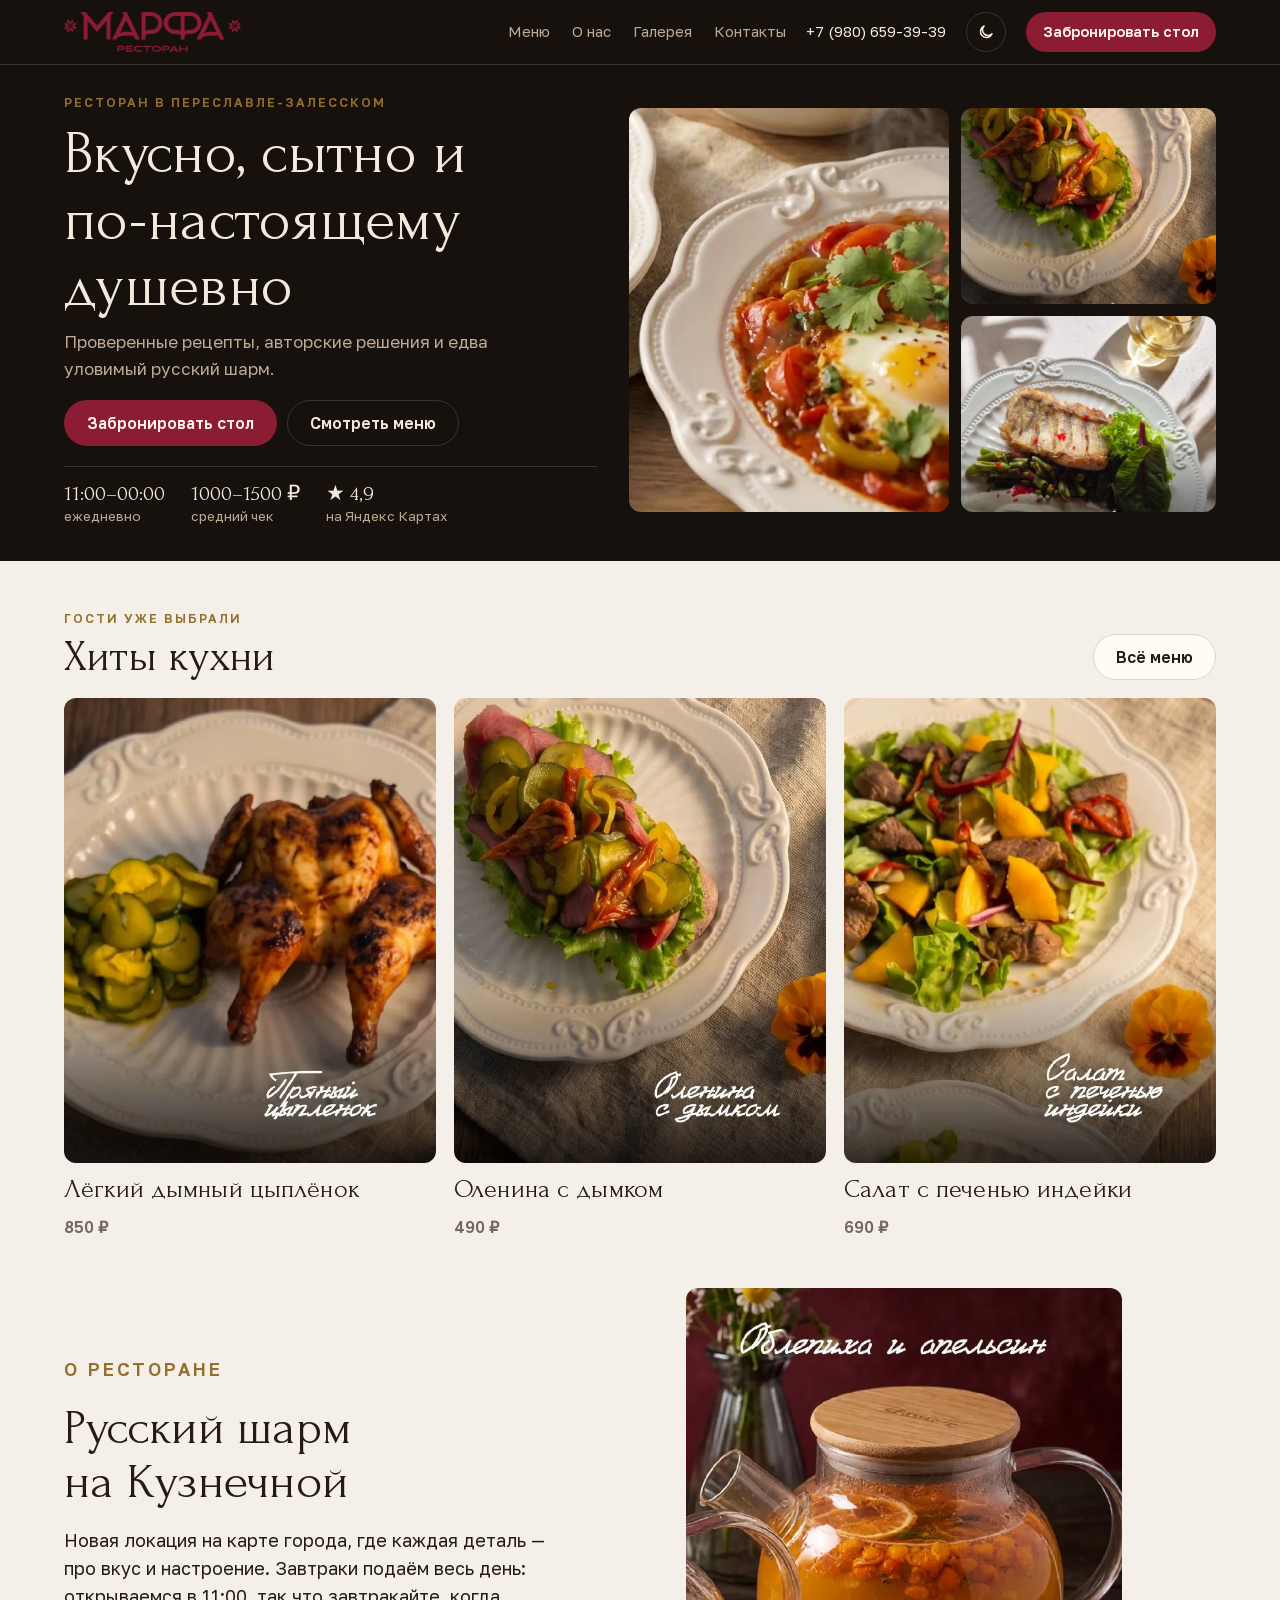
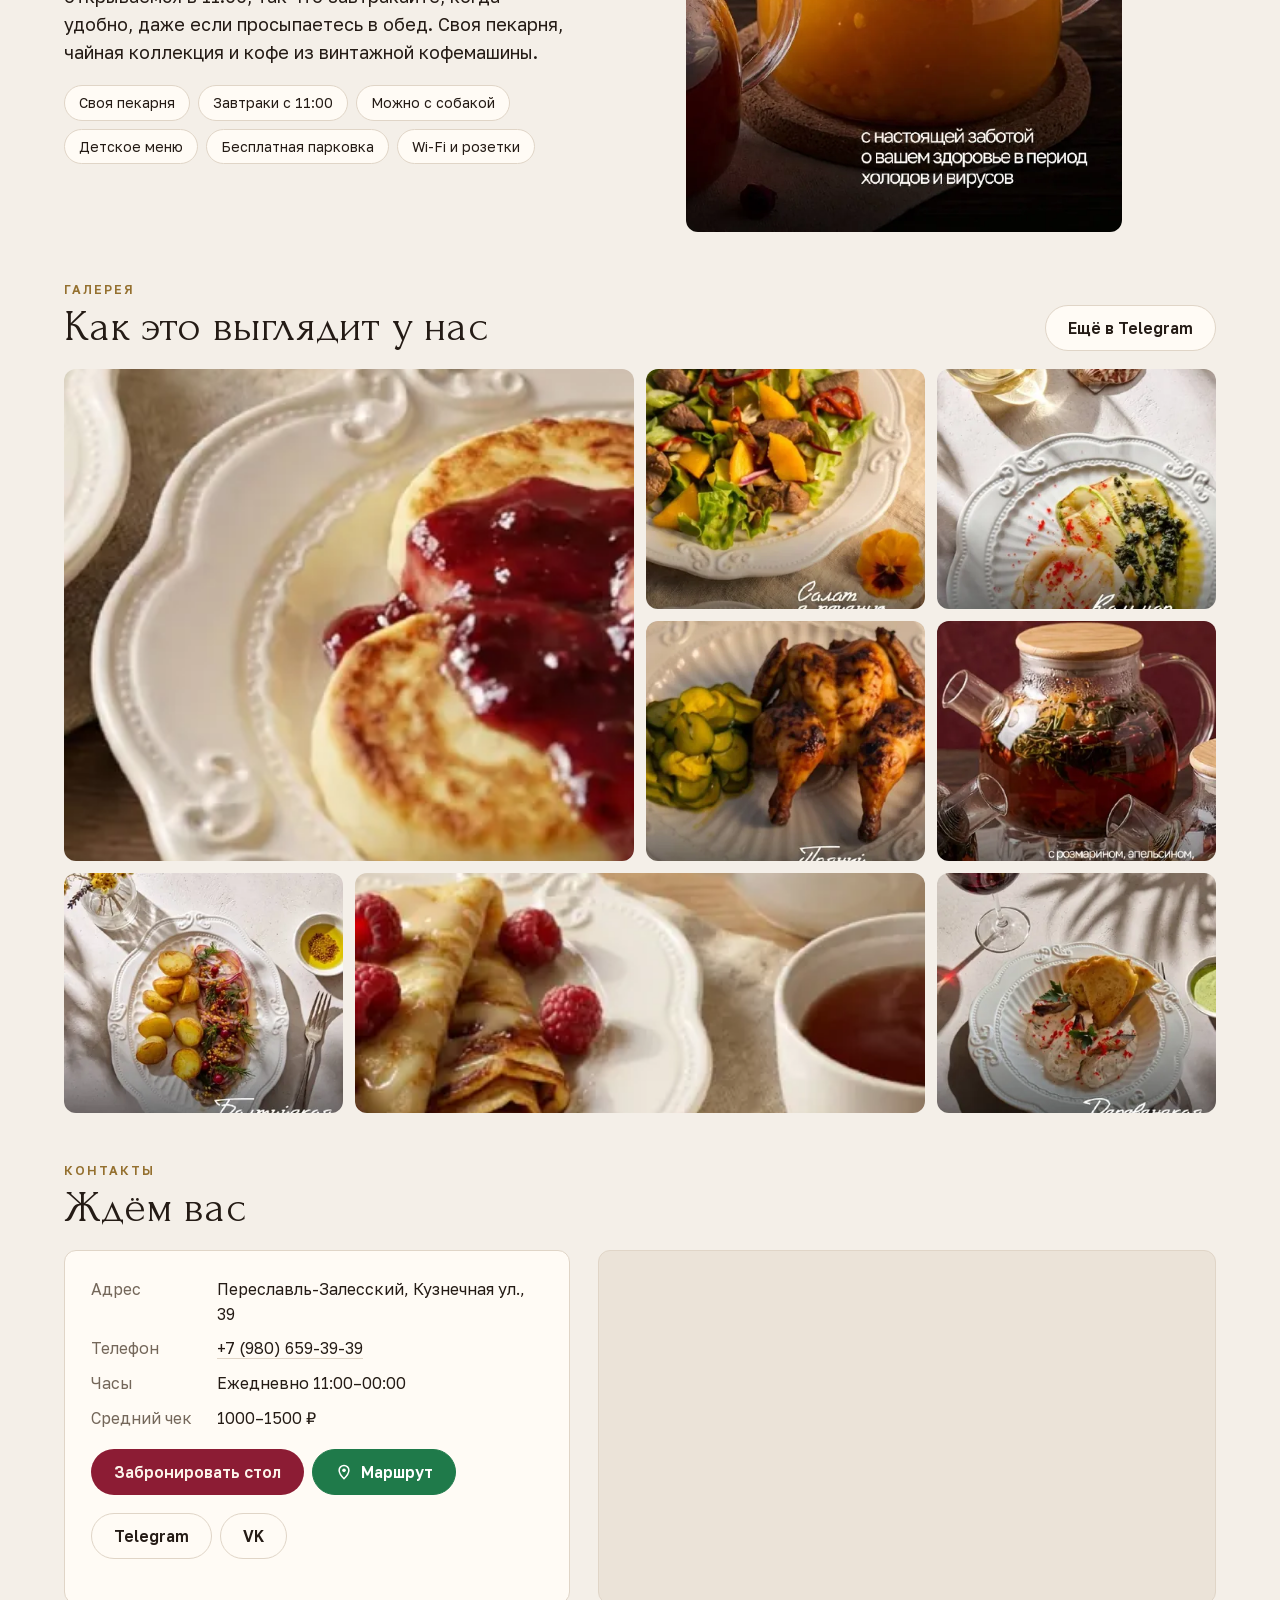
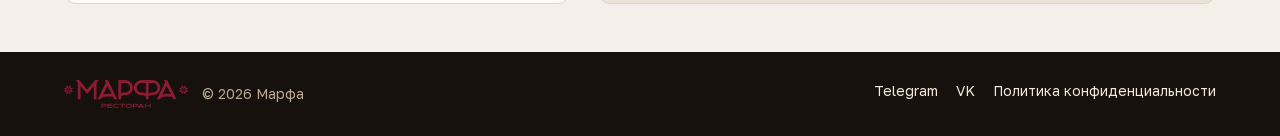
<file: index.html>
<!doctype html>
<html lang="ru" data-src="direct">
<head>
<meta charset="utf-8">
<meta name="viewport" content="width=device-width, initial-scale=1, viewport-fit=cover">
<title>Марфа — ресторан в Переславле-Залесском</title>
<meta name="description" content="Проверенные рецепты, авторские решения и едва уловимый русский шарм. Ежедневно 11:00–00:00. Переславль-Залесский, Кузнечная ул., 39.">
<link rel="canonical" href="https://marfapro.ru/">
<meta property="og:type" content="restaurant">
<meta property="og:site_name" content="Марфа">
<meta property="og:title" content="Марфа — ресторан в Переславле-Залесском">
<meta property="og:description" content="Проверенные рецепты, авторские решения и едва уловимый русский шарм. Ежедневно 11:00–00:00. Переславль-Залесский, Кузнечная ул., 39.">
<meta property="og:image" content="https://marfapro.ru/static/img/og-restoran.jpg">
<meta property="og:image:width" content="1200">
<meta property="og:image:height" content="630">
<meta property="og:locale" content="ru_RU">
<meta name="twitter:card" content="summary_large_image">
<meta name="theme-color" content="#17110d">
<link rel="icon" type="image/png" sizes="32x32" href="/icons/favicon-32.png">
<link rel="apple-touch-icon" href="/icons/apple-touch-icon.png">
<link rel="preload" href="/static/fonts/Forum-cyrillic.woff2" as="font" type="font/woff2" crossorigin>
<link rel="preload" href="/static/fonts/GolosText-cyrillic.woff2" as="font" type="font/woff2" crossorigin>
<link rel="stylesheet" href="/static/fonts/fonts.css">
<link rel="stylesheet" href="/static/site.css?v=1794163735">
<script>try { const t = localStorage.getItem('marfa-theme'); if (t) document.documentElement.dataset.theme = t; } catch (e) {}</script>
<script type="application/ld+json">{"@context": "https://schema.org", "@type": "Restaurant", "@id": "https://marfapro.ru/#restaurant", "name": "Марфа", "url": "https://marfapro.ru/", "image": "https://marfapro.ru/static/img/og-restoran.jpg", "logo": "https://marfapro.ru/static/img/logo-restoran-brand-192.png", "telephone": "+7 (980) 659-39-39", "priceRange": "1000–1500 ₽", "acceptsReservations": true, "potentialAction": {"@type": "ReserveAction", "target": {"@type": "EntryPoint", "urlTemplate": "https://marfapro.ru/booking/", "inLanguage": "ru", "actionPlatform": ["http://schema.org/DesktopWebPlatform", "http://schema.org/MobileWebPlatform"]}, "result": {"@type": "FoodEstablishmentReservation", "name": "Бронь стола в ресторане «Марфа»"}}, "address": {"@type": "PostalAddress", "streetAddress": "Кузнечная ул., 39", "addressLocality": "Переславль-Залесский", "postalCode": "152020", "addressRegion": "Ярославская область", "addressCountry": "RU"}, "geo": {"@type": "GeoCoordinates", "latitude": "56.745467", "longitude": "38.857308"}, "openingHoursSpecification": [{"@type": "OpeningHoursSpecification", "dayOfWeek": ["Monday", "Tuesday", "Wednesday", "Thursday", "Friday", "Saturday", "Sunday"], "opens": "11:00", "closes": "23:59"}], "sameAs": ["https://t.me/marfa_pz", "https://vk.ru/marfa_pz", "https://yandex.ru/maps/org/marfa/18169628082/"], "menu": "https://marfapro.ru/menu/", "hasMenu": {"@type": "Menu", "@id": "https://marfapro.ru/menu/#menu", "url": "https://marfapro.ru/menu/"}}</script>

</head>
<body>
<header class="top">
  <div class="wrap">
    <a class="logo" href="/" aria-label="Ресторан Марфа — на главную"><img src="/static/img/logo-restoran-brand-96.png" alt="Ресторан Марфа" width="177" height="40"></a>
    <nav class="nav" aria-label="Разделы">
<a href="/menu/">Меню</a>      <a href="/#about">О нас</a>
      <a href="/#gallery">Галерея</a>
      <a href="/#contacts">Контакты</a>
    </nav>
    <a class="phone" href="tel:+79806593939">+7 (980) 659-39-39</a>
<a class="theme-btn call-btn" href="tel:+79806593939" aria-label="Позвонить: +7 (980) 659-39-39" title="Позвонить"><svg viewBox="0 0 24 24" width="18" height="18" aria-hidden="true"><path d="M6.6 3.5h2.6l1.4 4-1.9 1.3a12 12 0 0 0 6.5 6.5l1.3-1.9 4 1.4v2.6a2 2 0 0 1-2.1 2A16.5 16.5 0 0 1 4.6 5.6a2 2 0 0 1 2-2.1z" fill="none" stroke="currentColor" stroke-width="2" stroke-linejoin="round"/></svg></a>    <button type="button" class="theme-btn" id="theme-btn" aria-label="Сменить тему: светлая или тёмная" title="Светлая / тёмная тема">
      <svg class="i-sun" viewBox="0 0 24 24" width="18" height="18" aria-hidden="true"><circle cx="12" cy="12" r="4.5" fill="none" stroke="currentColor" stroke-width="2"/><path d="M12 2v2.5M12 19.5V22M2 12h2.5M19.5 12H22M4.9 4.9l1.8 1.8M17.3 17.3l1.8 1.8M4.9 19.1l1.8-1.8M17.3 6.7l1.8-1.8" stroke="currentColor" stroke-width="2" stroke-linecap="round"/></svg>
      <svg class="i-moon" viewBox="0 0 24 24" width="18" height="18" aria-hidden="true"><path d="M20 14.5A8 8 0 1 1 9.5 4a6.5 6.5 0 0 0 10.5 10.5z" fill="none" stroke="currentColor" stroke-width="2" stroke-linejoin="round"/></svg>
    </button>
    <a class="btn btn-brand" href="/booking/"><span class="b-long">Забронировать стол</span><span class="b-short">Бронь стола</span></a>
  </div>
  <nav class="subnav" aria-label="Разделы">
<a href="/menu/">Меню</a>    <a href="/#about">О нас</a>
    <a href="/#gallery">Галерея</a>
    <a href="/#contacts">Контакты</a>
  </nav>
</header>
<main>
  <section class="hero">
    <div class="wrap">
      <div>
        <p class="eyebrow">Ресторан в Переславле-Залесском</p>
        <h1>Вкусно, сытно и по-настоящему душевно</h1>
        <p class="lead">Проверенные рецепты, авторские решения и едва уловимый русский шарм.</p>
        <div class="actions">
          <a class="btn btn-brand" href="/booking/">Забронировать стол</a>
<a class="btn btn-ghost" href="/menu/">Смотреть меню</a>        </div>
        <div class="facts">
          <span><b>11:00–00:00</b>ежедневно</span>
<span><b>1000–1500 ₽</b>средний чек</span><span><b>★ 4,9</b>на Яндекс Картах</span>        </div>
      </div>
      <div class="collage">
        <figure><img src="/static/img/shakshuka-640.webp" srcset="/static/img/shakshuka-640.webp 640w, /static/img/shakshuka-360.webp 360w" sizes="(max-width: 56rem) 60vw, 34vw"
          alt="Шакшука" fetchpriority="high" width="640" height="800"></figure>
        <figure><img src="/static/img/olenina-640.webp" srcset="/static/img/olenina-640.webp 640w, /static/img/olenina-360.webp 360w" sizes="(max-width: 56rem) 60vw, 34vw"
          alt="Оленина с дымком"  width="640" height="800"></figure>
        <figure><img src="/static/img/sudak-fasol-640.webp" srcset="/static/img/sudak-fasol-640.webp 640w, /static/img/sudak-fasol-360.webp 360w" sizes="(max-width: 56rem) 60vw, 34vw"
          alt="Судак с фасолью"  width="640" height="800"></figure>
      </div>
    </div>
  </section>


  <section class="section wrap">
    <div class="section-head">
      <div><p class="eyebrow">Гости уже выбрали</p><h2>Хиты кухни</h2></div>
      <a class="btn btn-line" href="/menu/">Всё меню</a>
    </div>
    <div class="hits">
      <article class="hit">
        <figure><img src="/static/img/cyplenok-640.webp" srcset="/static/img/cyplenok-640.webp 640w, /static/img/cyplenok-360.webp 360w" sizes="(max-width: 40rem) 72vw, 33vw"
          alt="Лёгкий дымный цыплёнок" loading="lazy" width="640" height="800"></figure>
        <h3>Лёгкий дымный цыплёнок</h3>
<span class="price">850 ₽</span>      </article>
      <article class="hit">
        <figure><img src="/static/img/olenina-640.webp" srcset="/static/img/olenina-640.webp 640w, /static/img/olenina-360.webp 360w" sizes="(max-width: 40rem) 72vw, 33vw"
          alt="Оленина с дымком" loading="lazy" width="640" height="800"></figure>
        <h3>Оленина с дымком</h3>
<span class="price">490 ₽</span>      </article>
      <article class="hit">
        <figure><img src="/static/img/salat-pechen-indeyki-640.webp" srcset="/static/img/salat-pechen-indeyki-640.webp 640w, /static/img/salat-pechen-indeyki-360.webp 360w" sizes="(max-width: 40rem) 72vw, 33vw"
          alt="Салат с печенью индейки" loading="lazy" width="640" height="800"></figure>
        <h3>Салат с печенью индейки</h3>
<span class="price">690 ₽</span>      </article>
    </div>
  </section>

  <section class="section wrap" id="about">
    <div class="about">
      <div class="text">
        <p class="eyebrow">О ресторане</p>
        <h2 style="font-size:clamp(32px,4.4vw,50px)">Русский шарм на Кузнечной</h2>
        <p>Новая локация на карте города, где каждая деталь — про вкус и настроение. Завтраки подаём весь день: открываемся в 11:00, так что завтракайте, когда удобно, даже если просыпаетесь в обед. Своя пекарня, чайная коллекция и кофе из винтажной кофемашины.</p>
<div class="tags"><span>Своя пекарня</span><span>Завтраки с 11:00</span><span>Можно с собакой</span><span>Детское меню</span><span>Бесплатная парковка</span><span>Wi-Fi и розетки</span></div>      </div>
<figure><img src="/static/img/chai-oblepiha-apelsin-640.webp" srcset="/static/img/chai-oblepiha-apelsin-640.webp 640w, /static/img/chai-oblepiha-apelsin-360.webp 360w" sizes="(max-width: 56rem) 100vw, 45vw"
        alt="Имбирный с апельсином и облепихой" loading="lazy" width="640" height="800"></figure>    </div>
  </section>

  <section class="section wrap" id="gallery">
    <div class="section-head"><div><p class="eyebrow">Галерея</p><h2>Как это выглядит у нас</h2></div>
<a class="btn btn-line" href="https://t.me/marfa_pz" rel="noopener" target="_blank">Ещё в Telegram</a></div>
    <div class="gallery">
      <figure><img src="/static/img/syrniki-640.webp" srcset="/static/img/syrniki-640.webp 640w, /static/img/syrniki-360.webp 360w" sizes="(max-width: 56rem) 50vw, 25vw"
        alt="Лёгкие сырники" loading="lazy" width="640" height="800">
</figure>
      <figure><img src="/static/img/salat-pechen-indeyki-640.webp" srcset="/static/img/salat-pechen-indeyki-640.webp 640w, /static/img/salat-pechen-indeyki-360.webp 360w" sizes="(max-width: 56rem) 50vw, 25vw"
        alt="Салат с печенью индейки" loading="lazy" width="640" height="800">
</figure>
      <figure><img src="/static/img/kalmar-cukini-640.webp" srcset="/static/img/kalmar-cukini-640.webp 640w, /static/img/kalmar-cukini-360.webp 360w" sizes="(max-width: 56rem) 50vw, 25vw"
        alt="Овощи и морепродукты из печи" loading="lazy" width="640" height="800">
</figure>
      <figure><img src="/static/img/cyplenok-640.webp" srcset="/static/img/cyplenok-640.webp 640w, /static/img/cyplenok-360.webp 360w" sizes="(max-width: 56rem) 50vw, 25vw"
        alt="Лёгкий дымный цыплёнок" loading="lazy" width="640" height="800">
</figure>
      <figure><img src="/static/img/chai-klukva-rozmarin-640.webp" srcset="/static/img/chai-klukva-rozmarin-640.webp 640w, /static/img/chai-klukva-rozmarin-360.webp 360w" sizes="(max-width: 56rem) 50vw, 25vw"
        alt="Клюква с розмарином" loading="lazy" width="640" height="800">
</figure>
      <figure><img src="/static/img/baltiyskaya-klassika-640.webp" srcset="/static/img/baltiyskaya-klassika-640.webp 640w, /static/img/baltiyskaya-klassika-360.webp 360w" sizes="(max-width: 56rem) 50vw, 25vw"
        alt="Балтийская классика" loading="lazy" width="640" height="800">
</figure>
      <figure><img src="/static/img/bliny-chai-640.webp" srcset="/static/img/bliny-chai-640.webp 640w, /static/img/bliny-chai-360.webp 360w" sizes="(max-width: 56rem) 50vw, 25vw"
        alt="Блюдо ресторана «Марфа»" loading="lazy" width="640" height="800">
</figure>
      <figure><img src="/static/img/derevenskaya-namazka-640.webp" srcset="/static/img/derevenskaya-namazka-640.webp 640w, /static/img/derevenskaya-namazka-360.webp 360w" sizes="(max-width: 56rem) 50vw, 25vw"
        alt="Деревенская намазка" loading="lazy" width="640" height="800">
</figure>
    </div>
  </section>


  <section class="section wrap" id="contacts">
    <div class="section-head"><div><p class="eyebrow">Контакты</p><h2>Ждём вас</h2></div></div>
    <div class="contacts">
      <div class="card">
        <dl class="kv">
          <dt>Адрес</dt><dd>Переславль-Залесский, Кузнечная ул., 39</dd>
          <dt>Телефон</dt><dd><a href="tel:+79806593939">+7 (980) 659-39-39</a></dd>
          <dt>Часы</dt><dd>Ежедневно 11:00–00:00</dd>
<dt>Средний чек</dt><dd>1000–1500 ₽</dd>        </dl>
        <div class="socials">
          <a class="btn btn-brand" href="/booking/">Забронировать стол</a>
<a class="btn btn-route" href="https://yandex.ru/maps/org/marfa/18169628082/" rel="noopener" target="_blank"><svg viewBox="0 0 24 24" width="18" height="18" aria-hidden="true"><path d="M12 21s-6.5-6.1-6.5-11.2A6.5 6.5 0 0 1 18.5 9.8C18.5 14.9 12 21 12 21z" fill="none" stroke="currentColor" stroke-width="2" stroke-linejoin="round"/><circle cx="12" cy="9.8" r="2.4" fill="currentColor"/></svg>Маршрут</a>        </div>
        <div class="socials">
<a class="btn btn-line" href="https://t.me/marfa_pz" rel="noopener" target="_blank">Telegram</a><a class="btn btn-line" href="https://vk.ru/marfa_pz" rel="noopener" target="_blank">VK</a>        </div>
      </div>
      <div class="map">
        <iframe src="https://yandex.ru/map-widget/v1/?ll=38.857308%2C56.745467&mode=search&oid=18169628082&ol=biz&z=17"
          title="Марфа на Яндекс Картах" loading="lazy" allowfullscreen></iframe>
      </div>
    </div>
  </section>
</main>
<script>
  // Светлая / тёмная тема: выбор хранится на устройстве (общий с кабинетом), без выбора — как в системе
  (function () {
    const KEY = 'marfa-theme', root = document.documentElement, btn = document.getElementById('theme-btn');
    const sys = matchMedia('(prefers-color-scheme: dark)');
    const dark = () => root.dataset.theme ? root.dataset.theme === 'dark' : sys.matches;
    const sync = () => { btn.classList.toggle('is-dark', dark()); btn.setAttribute('aria-pressed', String(dark())); };
    btn.addEventListener('click', () => {
      const t = dark() ? 'light' : 'dark';
      root.dataset.theme = t;
      try { localStorage.setItem(KEY, t); } catch (e) {}
      sync();
    });
    sys.addEventListener('change', sync);
    sync();
  })();
</script>
<script>
  // Телефон: при прокрутке вниз шапка уезжает (больше места для контента), при прокрутке вверх — возвращается
  (function () {
    const top = document.querySelector('.top'), mq = matchMedia('(max-width: 56rem)');
    if (!top) return;
    let last = scrollY, ticking = false;
    addEventListener('scroll', () => {
      if (ticking) return; ticking = true;
      requestAnimationFrame(() => {
        const y = scrollY, d = y - last;
        if (!mq.matches || y < 140 || top.contains(document.activeElement) && document.activeElement !== document.body) top.classList.remove('is-hidden');
        else if (d > 6) top.classList.add('is-hidden');
        else if (d < -6) top.classList.remove('is-hidden');
        if (Math.abs(d) > 6 || y < 140) last = y;
        ticking = false;
      });
    }, { passive: true });
  })();
</script>
<script>
  // Меню кабинета под именем: закрывается по клику мимо и по Esc
  (function () {
    const m = document.getElementById('me-menu'); if (!m) return;
    document.addEventListener('click', (e) => { if (m.open && !m.contains(e.target)) m.open = false; });
    document.addEventListener('keydown', (e) => { if (e.key === 'Escape' && m.open) { m.open = false; m.querySelector('summary').focus(); } });
  })();
</script>
<script>
  // Откуда пришёл гость (метки UTM и группа источника): запоминаем на время визита во вкладке и добавляем к ссылкам на бронь,
  // чтобы на странице «Источники» было видно, откуда пришла заявка. Модуль брони эти параметры не читает.
  (function () {
    const KEYS = ['utm_source', 'utm_medium', 'utm_campaign'];
    let tags = null, src = document.documentElement.dataset.src || '';
    try {
      const q = new URLSearchParams(location.search);
      if (q.get('utm_source')) { tags = {}; KEYS.forEach(k => { if (q.get(k)) tags[k] = q.get(k); }); sessionStorage.setItem('marfa-utm', JSON.stringify(tags)); }
      else if (!src) tags = JSON.parse(sessionStorage.getItem('marfa-utm') || 'null');
      if (src) { sessionStorage.setItem('marfa-src', src); if (!q.get('utm_source')) sessionStorage.removeItem('marfa-utm'); }
      else src = sessionStorage.getItem('marfa-src') || '';
      // Сразу на странице брони: источник — в адрес страницы (без перезагрузки), чтобы заявка его знала
      if (src && location.pathname === '/booking' && !q.get('src')) { q.set('src', src); history.replaceState(null, '', '/booking?' + q); }
    } catch (e) {}
    const p = new URLSearchParams(tags || {});
    if (src) p.set('src', src);
    if (![...p].length) return;
    document.querySelectorAll('a[href="/booking/"]').forEach(a => { a.href = '/booking?' + p; });
  })();
</script>
<footer class="foot">
  <div class="wrap">
    <span class="foot-brand"><img src="/static/img/logo-restoran-brand-96.png" alt="Ресторан Марфа" width="124" height="28" loading="lazy">© 2026 Марфа</span>
    <nav aria-label="Ссылки">
<a href="https://t.me/marfa_pz" rel="noopener" target="_blank">Telegram</a><a href="https://vk.ru/marfa_pz" rel="noopener" target="_blank">VK</a>      <a href="/privacy/">Политика конфиденциальности</a>
    </nav>
  </div>
</footer>
</body>
</html>
</file>
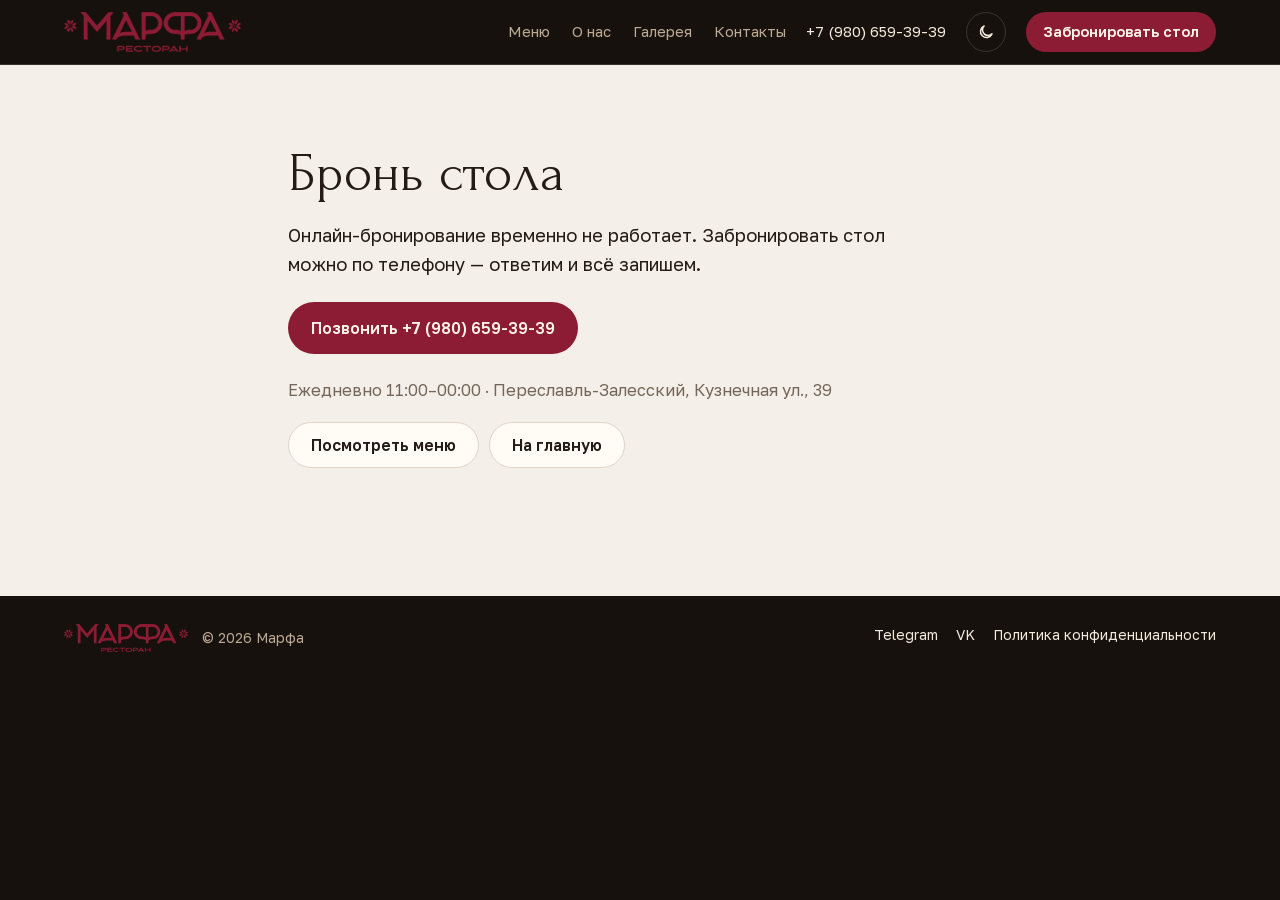
<file: booking/index.html>
<!doctype html>
<html lang="ru" data-src="direct">
<head>
<meta charset="utf-8">
<meta name="viewport" content="width=device-width, initial-scale=1, viewport-fit=cover">
<title>Бронь стола — ресторан «Марфа», Переславль-Залесский</title>
<meta name="description" content="Забронировать стол в ресторане «Марфа» в Переславле-Залесском: +7 (980) 659-39-39, ежедневно 11:00–00:00.">
<link rel="canonical" href="https://marfapro.ru/booking/">
<meta property="og:type" content="restaurant">
<meta property="og:site_name" content="Марфа">
<meta property="og:title" content="Бронь стола — ресторан «Марфа», Переславль-Залесский">
<meta property="og:description" content="Забронировать стол в ресторане «Марфа» в Переславле-Залесском: +7 (980) 659-39-39, ежедневно 11:00–00:00.">
<meta property="og:image" content="https://marfapro.ru/static/img/og-restoran.jpg">
<meta property="og:image:width" content="1200">
<meta property="og:image:height" content="630">
<meta property="og:locale" content="ru_RU">
<meta name="twitter:card" content="summary_large_image">
<meta name="theme-color" content="#17110d">
<link rel="icon" type="image/png" sizes="32x32" href="/icons/favicon-32.png">
<link rel="apple-touch-icon" href="/icons/apple-touch-icon.png">
<link rel="preload" href="/static/fonts/Forum-cyrillic.woff2" as="font" type="font/woff2" crossorigin>
<link rel="preload" href="/static/fonts/GolosText-cyrillic.woff2" as="font" type="font/woff2" crossorigin>
<link rel="stylesheet" href="/static/fonts/fonts.css">
<link rel="stylesheet" href="/static/site.css?v=1794163735">
<script>try { const t = localStorage.getItem('marfa-theme'); if (t) document.documentElement.dataset.theme = t; } catch (e) {}</script>
</head>
<body>
<header class="top">
  <div class="wrap">
    <a class="logo" href="/" aria-label="Ресторан Марфа — на главную"><img src="/static/img/logo-restoran-brand-96.png" alt="Ресторан Марфа" width="177" height="40"></a>
    <nav class="nav" aria-label="Разделы">
<a href="/menu/">Меню</a>      <a href="/#about">О нас</a>
      <a href="/#gallery">Галерея</a>
      <a href="/#contacts">Контакты</a>
    </nav>
    <a class="phone" href="tel:+79806593939">+7 (980) 659-39-39</a>
<a class="theme-btn call-btn" href="tel:+79806593939" aria-label="Позвонить: +7 (980) 659-39-39" title="Позвонить"><svg viewBox="0 0 24 24" width="18" height="18" aria-hidden="true"><path d="M6.6 3.5h2.6l1.4 4-1.9 1.3a12 12 0 0 0 6.5 6.5l1.3-1.9 4 1.4v2.6a2 2 0 0 1-2.1 2A16.5 16.5 0 0 1 4.6 5.6a2 2 0 0 1 2-2.1z" fill="none" stroke="currentColor" stroke-width="2" stroke-linejoin="round"/></svg></a>    <button type="button" class="theme-btn" id="theme-btn" aria-label="Сменить тему: светлая или тёмная" title="Светлая / тёмная тема">
      <svg class="i-sun" viewBox="0 0 24 24" width="18" height="18" aria-hidden="true"><circle cx="12" cy="12" r="4.5" fill="none" stroke="currentColor" stroke-width="2"/><path d="M12 2v2.5M12 19.5V22M2 12h2.5M19.5 12H22M4.9 4.9l1.8 1.8M17.3 17.3l1.8 1.8M4.9 19.1l1.8-1.8M17.3 6.7l1.8-1.8" stroke="currentColor" stroke-width="2" stroke-linecap="round"/></svg>
      <svg class="i-moon" viewBox="0 0 24 24" width="18" height="18" aria-hidden="true"><path d="M20 14.5A8 8 0 1 1 9.5 4a6.5 6.5 0 0 0 10.5 10.5z" fill="none" stroke="currentColor" stroke-width="2" stroke-linejoin="round"/></svg>
    </button>
    <a class="btn btn-brand" href="/booking/"><span class="b-long">Забронировать стол</span><span class="b-short">Бронь стола</span></a>
  </div>
  <nav class="subnav" aria-label="Разделы">
<a href="/menu/">Меню</a>    <a href="/#about">О нас</a>
    <a href="/#gallery">Галерея</a>
    <a href="/#contacts">Контакты</a>
  </nav>
</header>
<main class="wrap page"><div style="max-width:640px;padding:32px 0 56px;display:grid;gap:18px;justify-items:start">
<h1 style="margin:0">Бронь стола</h1>
<p style="font-size:1.15em;margin:0">Онлайн-бронирование временно не работает. Забронировать стол можно по телефону — ответим и всё запишем.</p>
<a class="btn btn-brand" href="tel:+79806593939" style="min-height:52px;margin-block:6px">Позвонить +7 (980) 659-39-39</a>
<p style="margin:0;color:var(--muted)">Ежедневно 11:00–00:00 · Переславль-Залесский, Кузнечная ул., 39</p>
<p style="margin:0;display:flex;gap:10px;flex-wrap:wrap"><a class="btn btn-line" href="/menu/">Посмотреть меню</a><a class="btn btn-line" href="/">На главную</a></p>
</div></main>
<script>
  // Светлая / тёмная тема: выбор хранится на устройстве (общий с кабинетом), без выбора — как в системе
  (function () {
    const KEY = 'marfa-theme', root = document.documentElement, btn = document.getElementById('theme-btn');
    const sys = matchMedia('(prefers-color-scheme: dark)');
    const dark = () => root.dataset.theme ? root.dataset.theme === 'dark' : sys.matches;
    const sync = () => { btn.classList.toggle('is-dark', dark()); btn.setAttribute('aria-pressed', String(dark())); };
    btn.addEventListener('click', () => {
      const t = dark() ? 'light' : 'dark';
      root.dataset.theme = t;
      try { localStorage.setItem(KEY, t); } catch (e) {}
      sync();
    });
    sys.addEventListener('change', sync);
    sync();
  })();
</script>
<script>
  // Телефон: при прокрутке вниз шапка уезжает (больше места для контента), при прокрутке вверх — возвращается
  (function () {
    const top = document.querySelector('.top'), mq = matchMedia('(max-width: 56rem)');
    if (!top) return;
    let last = scrollY, ticking = false;
    addEventListener('scroll', () => {
      if (ticking) return; ticking = true;
      requestAnimationFrame(() => {
        const y = scrollY, d = y - last;
        if (!mq.matches || y < 140 || top.contains(document.activeElement) && document.activeElement !== document.body) top.classList.remove('is-hidden');
        else if (d > 6) top.classList.add('is-hidden');
        else if (d < -6) top.classList.remove('is-hidden');
        if (Math.abs(d) > 6 || y < 140) last = y;
        ticking = false;
      });
    }, { passive: true });
  })();
</script>
<script>
  // Меню кабинета под именем: закрывается по клику мимо и по Esc
  (function () {
    const m = document.getElementById('me-menu'); if (!m) return;
    document.addEventListener('click', (e) => { if (m.open && !m.contains(e.target)) m.open = false; });
    document.addEventListener('keydown', (e) => { if (e.key === 'Escape' && m.open) { m.open = false; m.querySelector('summary').focus(); } });
  })();
</script>
<script>
  // Откуда пришёл гость (метки UTM и группа источника): запоминаем на время визита во вкладке и добавляем к ссылкам на бронь,
  // чтобы на странице «Источники» было видно, откуда пришла заявка. Модуль брони эти параметры не читает.
  (function () {
    const KEYS = ['utm_source', 'utm_medium', 'utm_campaign'];
    let tags = null, src = document.documentElement.dataset.src || '';
    try {
      const q = new URLSearchParams(location.search);
      if (q.get('utm_source')) { tags = {}; KEYS.forEach(k => { if (q.get(k)) tags[k] = q.get(k); }); sessionStorage.setItem('marfa-utm', JSON.stringify(tags)); }
      else if (!src) tags = JSON.parse(sessionStorage.getItem('marfa-utm') || 'null');
      if (src) { sessionStorage.setItem('marfa-src', src); if (!q.get('utm_source')) sessionStorage.removeItem('marfa-utm'); }
      else src = sessionStorage.getItem('marfa-src') || '';
      // Сразу на странице брони: источник — в адрес страницы (без перезагрузки), чтобы заявка его знала
      if (src && location.pathname === '/booking' && !q.get('src')) { q.set('src', src); history.replaceState(null, '', '/booking?' + q); }
    } catch (e) {}
    const p = new URLSearchParams(tags || {});
    if (src) p.set('src', src);
    if (![...p].length) return;
    document.querySelectorAll('a[href="/booking/"]').forEach(a => { a.href = '/booking?' + p; });
  })();
</script>
<footer class="foot">
  <div class="wrap">
    <span class="foot-brand"><img src="/static/img/logo-restoran-brand-96.png" alt="Ресторан Марфа" width="124" height="28" loading="lazy">© 2026 Марфа</span>
    <nav aria-label="Ссылки">
<a href="https://t.me/marfa_pz" rel="noopener" target="_blank">Telegram</a><a href="https://vk.ru/marfa_pz" rel="noopener" target="_blank">VK</a>      <a href="/privacy/">Политика конфиденциальности</a>
    </nav>
  </div>
</footer>
</body>
</html>
</file>
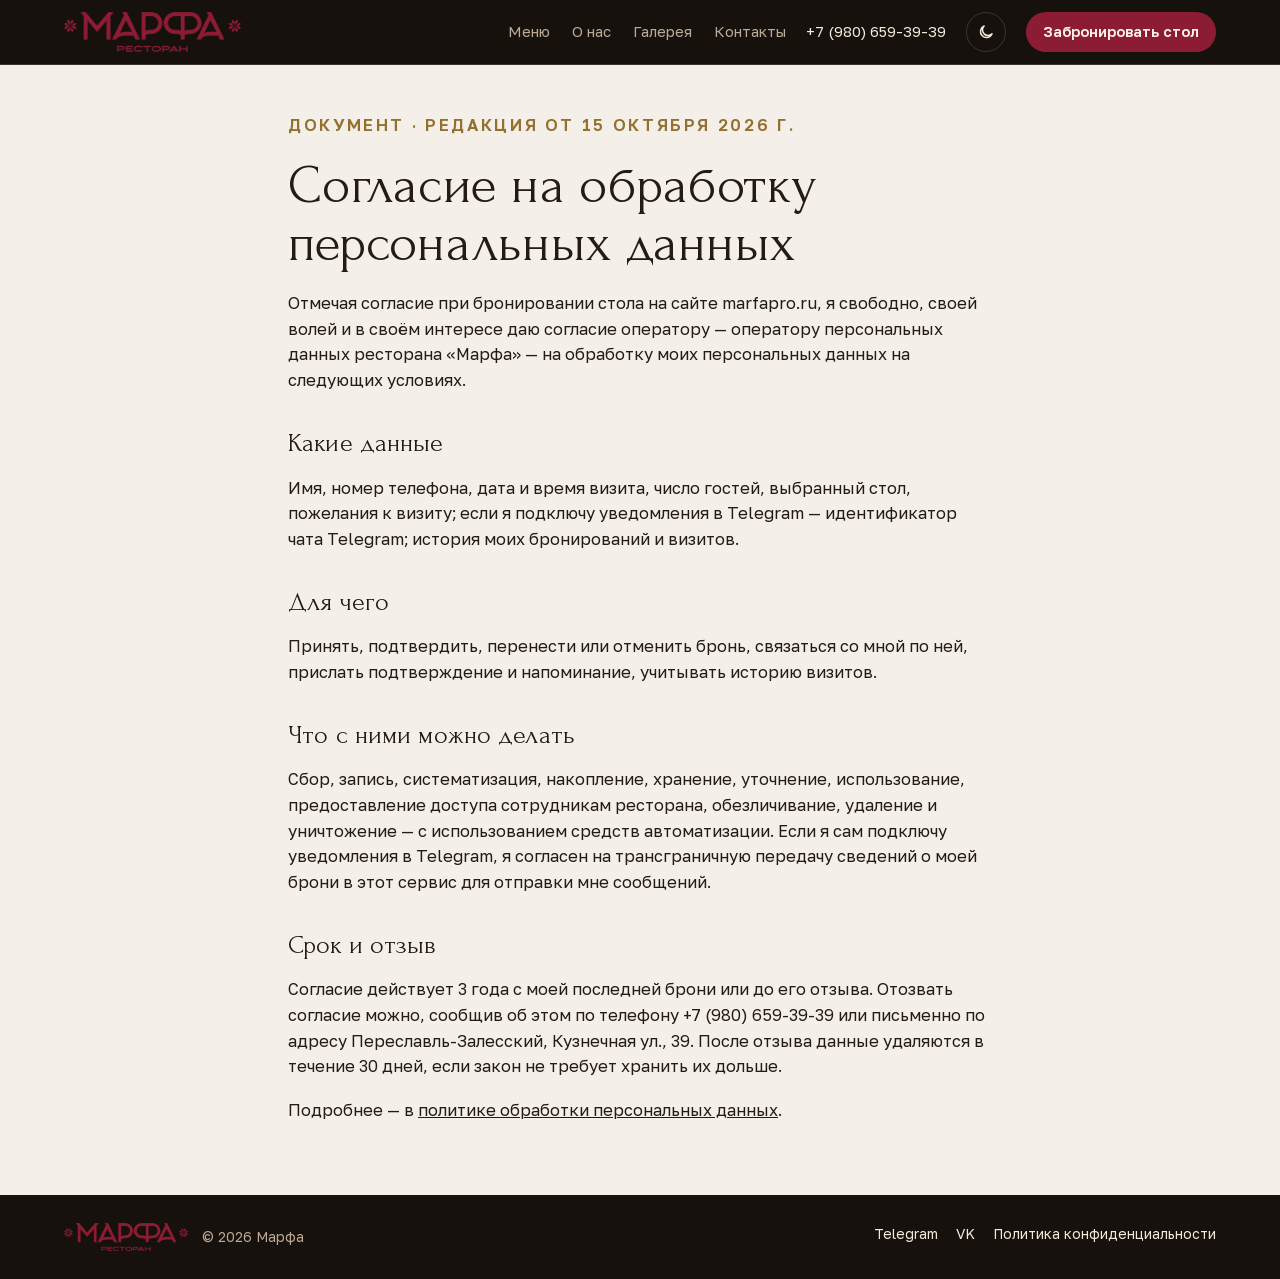
<file: consent/index.html>
<!doctype html>
<html lang="ru" data-src="direct">
<head>
<meta charset="utf-8">
<meta name="viewport" content="width=device-width, initial-scale=1, viewport-fit=cover">
<title>Согласие на обработку персональных данных — «Марфа»</title>
<meta name="description" content="Согласие на обработку персональных данных при бронировании стола в ресторане «Марфа».">
<link rel="canonical" href="https://marfapro.ru/consent/">
<meta property="og:type" content="restaurant">
<meta property="og:site_name" content="Марфа">
<meta property="og:title" content="Согласие на обработку персональных данных — «Марфа»">
<meta property="og:description" content="Согласие на обработку персональных данных при бронировании стола в ресторане «Марфа».">
<meta property="og:image" content="https://marfapro.ru/static/img/og-restoran.jpg">
<meta property="og:image:width" content="1200">
<meta property="og:image:height" content="630">
<meta property="og:locale" content="ru_RU">
<meta name="twitter:card" content="summary_large_image">
<meta name="theme-color" content="#17110d">
<link rel="icon" type="image/png" sizes="32x32" href="/icons/favicon-32.png">
<link rel="apple-touch-icon" href="/icons/apple-touch-icon.png">
<link rel="preload" href="/static/fonts/Forum-cyrillic.woff2" as="font" type="font/woff2" crossorigin>
<link rel="preload" href="/static/fonts/GolosText-cyrillic.woff2" as="font" type="font/woff2" crossorigin>
<link rel="stylesheet" href="/static/fonts/fonts.css">
<link rel="stylesheet" href="/static/site.css?v=1794163735">
<script>try { const t = localStorage.getItem('marfa-theme'); if (t) document.documentElement.dataset.theme = t; } catch (e) {}</script>
</head>
<body>
<header class="top">
  <div class="wrap">
    <a class="logo" href="/" aria-label="Ресторан Марфа — на главную"><img src="/static/img/logo-restoran-brand-96.png" alt="Ресторан Марфа" width="177" height="40"></a>
    <nav class="nav" aria-label="Разделы">
<a href="/menu/">Меню</a>      <a href="/#about">О нас</a>
      <a href="/#gallery">Галерея</a>
      <a href="/#contacts">Контакты</a>
    </nav>
    <a class="phone" href="tel:+79806593939">+7 (980) 659-39-39</a>
<a class="theme-btn call-btn" href="tel:+79806593939" aria-label="Позвонить: +7 (980) 659-39-39" title="Позвонить"><svg viewBox="0 0 24 24" width="18" height="18" aria-hidden="true"><path d="M6.6 3.5h2.6l1.4 4-1.9 1.3a12 12 0 0 0 6.5 6.5l1.3-1.9 4 1.4v2.6a2 2 0 0 1-2.1 2A16.5 16.5 0 0 1 4.6 5.6a2 2 0 0 1 2-2.1z" fill="none" stroke="currentColor" stroke-width="2" stroke-linejoin="round"/></svg></a>    <button type="button" class="theme-btn" id="theme-btn" aria-label="Сменить тему: светлая или тёмная" title="Светлая / тёмная тема">
      <svg class="i-sun" viewBox="0 0 24 24" width="18" height="18" aria-hidden="true"><circle cx="12" cy="12" r="4.5" fill="none" stroke="currentColor" stroke-width="2"/><path d="M12 2v2.5M12 19.5V22M2 12h2.5M19.5 12H22M4.9 4.9l1.8 1.8M17.3 17.3l1.8 1.8M4.9 19.1l1.8-1.8M17.3 6.7l1.8-1.8" stroke="currentColor" stroke-width="2" stroke-linecap="round"/></svg>
      <svg class="i-moon" viewBox="0 0 24 24" width="18" height="18" aria-hidden="true"><path d="M20 14.5A8 8 0 1 1 9.5 4a6.5 6.5 0 0 0 10.5 10.5z" fill="none" stroke="currentColor" stroke-width="2" stroke-linejoin="round"/></svg>
    </button>
    <a class="btn btn-brand" href="/booking/"><span class="b-long">Забронировать стол</span><span class="b-short">Бронь стола</span></a>
  </div>
  <nav class="subnav" aria-label="Разделы">
<a href="/menu/">Меню</a>    <a href="/#about">О нас</a>
    <a href="/#gallery">Галерея</a>
    <a href="/#contacts">Контакты</a>
  </nav>
</header>
<main class="wrap page">
  <p class="eyebrow">Документ · редакция от 15 октября 2026 г.</p>
  <h1>Согласие на обработку персональных данных</h1>
  <p>Отмечая согласие при бронировании стола на сайте marfapro.ru, я свободно, своей волей и в своём интересе даю согласие оператору — оператору персональных данных ресторана «Марфа» — на обработку моих персональных данных на следующих условиях.</p>
  <h2>Какие данные</h2>
  <p>Имя, номер телефона, дата и время визита, число гостей, выбранный стол, пожелания к визиту; если я подключу уведомления в Telegram — идентификатор чата Telegram; история моих бронирований и визитов.</p>
  <h2>Для чего</h2>
  <p>Принять, подтвердить, перенести или отменить бронь, связаться со мной по ней, прислать подтверждение и напоминание, учитывать историю визитов.</p>
  <h2>Что с ними можно делать</h2>
  <p>Сбор, запись, систематизация, накопление, хранение, уточнение, использование, предоставление доступа сотрудникам ресторана, обезличивание, удаление и уничтожение — с использованием средств автоматизации. Если я сам подключу уведомления в Telegram, я согласен на трансграничную передачу сведений о моей брони в этот сервис для отправки мне сообщений.</p>
  <h2>Срок и отзыв</h2>
  <p>Согласие действует 3 года с моей последней брони или до его отзыва. Отозвать согласие можно, сообщив об этом по телефону +7 (980) 659-39-39 или письменно по адресу Переславль-Залесский, Кузнечная ул., 39. После отзыва данные удаляются в течение 30 дней, если закон не требует хранить их дольше.</p>
  <p>Подробнее — в <a href="/privacy/">политике обработки персональных данных</a>.</p>
</main>
<script>
  // Светлая / тёмная тема: выбор хранится на устройстве (общий с кабинетом), без выбора — как в системе
  (function () {
    const KEY = 'marfa-theme', root = document.documentElement, btn = document.getElementById('theme-btn');
    const sys = matchMedia('(prefers-color-scheme: dark)');
    const dark = () => root.dataset.theme ? root.dataset.theme === 'dark' : sys.matches;
    const sync = () => { btn.classList.toggle('is-dark', dark()); btn.setAttribute('aria-pressed', String(dark())); };
    btn.addEventListener('click', () => {
      const t = dark() ? 'light' : 'dark';
      root.dataset.theme = t;
      try { localStorage.setItem(KEY, t); } catch (e) {}
      sync();
    });
    sys.addEventListener('change', sync);
    sync();
  })();
</script>
<script>
  // Телефон: при прокрутке вниз шапка уезжает (больше места для контента), при прокрутке вверх — возвращается
  (function () {
    const top = document.querySelector('.top'), mq = matchMedia('(max-width: 56rem)');
    if (!top) return;
    let last = scrollY, ticking = false;
    addEventListener('scroll', () => {
      if (ticking) return; ticking = true;
      requestAnimationFrame(() => {
        const y = scrollY, d = y - last;
        if (!mq.matches || y < 140 || top.contains(document.activeElement) && document.activeElement !== document.body) top.classList.remove('is-hidden');
        else if (d > 6) top.classList.add('is-hidden');
        else if (d < -6) top.classList.remove('is-hidden');
        if (Math.abs(d) > 6 || y < 140) last = y;
        ticking = false;
      });
    }, { passive: true });
  })();
</script>
<script>
  // Меню кабинета под именем: закрывается по клику мимо и по Esc
  (function () {
    const m = document.getElementById('me-menu'); if (!m) return;
    document.addEventListener('click', (e) => { if (m.open && !m.contains(e.target)) m.open = false; });
    document.addEventListener('keydown', (e) => { if (e.key === 'Escape' && m.open) { m.open = false; m.querySelector('summary').focus(); } });
  })();
</script>
<script>
  // Откуда пришёл гость (метки UTM и группа источника): запоминаем на время визита во вкладке и добавляем к ссылкам на бронь,
  // чтобы на странице «Источники» было видно, откуда пришла заявка. Модуль брони эти параметры не читает.
  (function () {
    const KEYS = ['utm_source', 'utm_medium', 'utm_campaign'];
    let tags = null, src = document.documentElement.dataset.src || '';
    try {
      const q = new URLSearchParams(location.search);
      if (q.get('utm_source')) { tags = {}; KEYS.forEach(k => { if (q.get(k)) tags[k] = q.get(k); }); sessionStorage.setItem('marfa-utm', JSON.stringify(tags)); }
      else if (!src) tags = JSON.parse(sessionStorage.getItem('marfa-utm') || 'null');
      if (src) { sessionStorage.setItem('marfa-src', src); if (!q.get('utm_source')) sessionStorage.removeItem('marfa-utm'); }
      else src = sessionStorage.getItem('marfa-src') || '';
      // Сразу на странице брони: источник — в адрес страницы (без перезагрузки), чтобы заявка его знала
      if (src && location.pathname === '/booking' && !q.get('src')) { q.set('src', src); history.replaceState(null, '', '/booking?' + q); }
    } catch (e) {}
    const p = new URLSearchParams(tags || {});
    if (src) p.set('src', src);
    if (![...p].length) return;
    document.querySelectorAll('a[href="/booking/"]').forEach(a => { a.href = '/booking?' + p; });
  })();
</script>
<footer class="foot">
  <div class="wrap">
    <span class="foot-brand"><img src="/static/img/logo-restoran-brand-96.png" alt="Ресторан Марфа" width="124" height="28" loading="lazy">© 2026 Марфа</span>
    <nav aria-label="Ссылки">
<a href="https://t.me/marfa_pz" rel="noopener" target="_blank">Telegram</a><a href="https://vk.ru/marfa_pz" rel="noopener" target="_blank">VK</a>      <a href="/privacy/">Политика конфиденциальности</a>
    </nav>
  </div>
</footer>
</body>
</html>
</file>
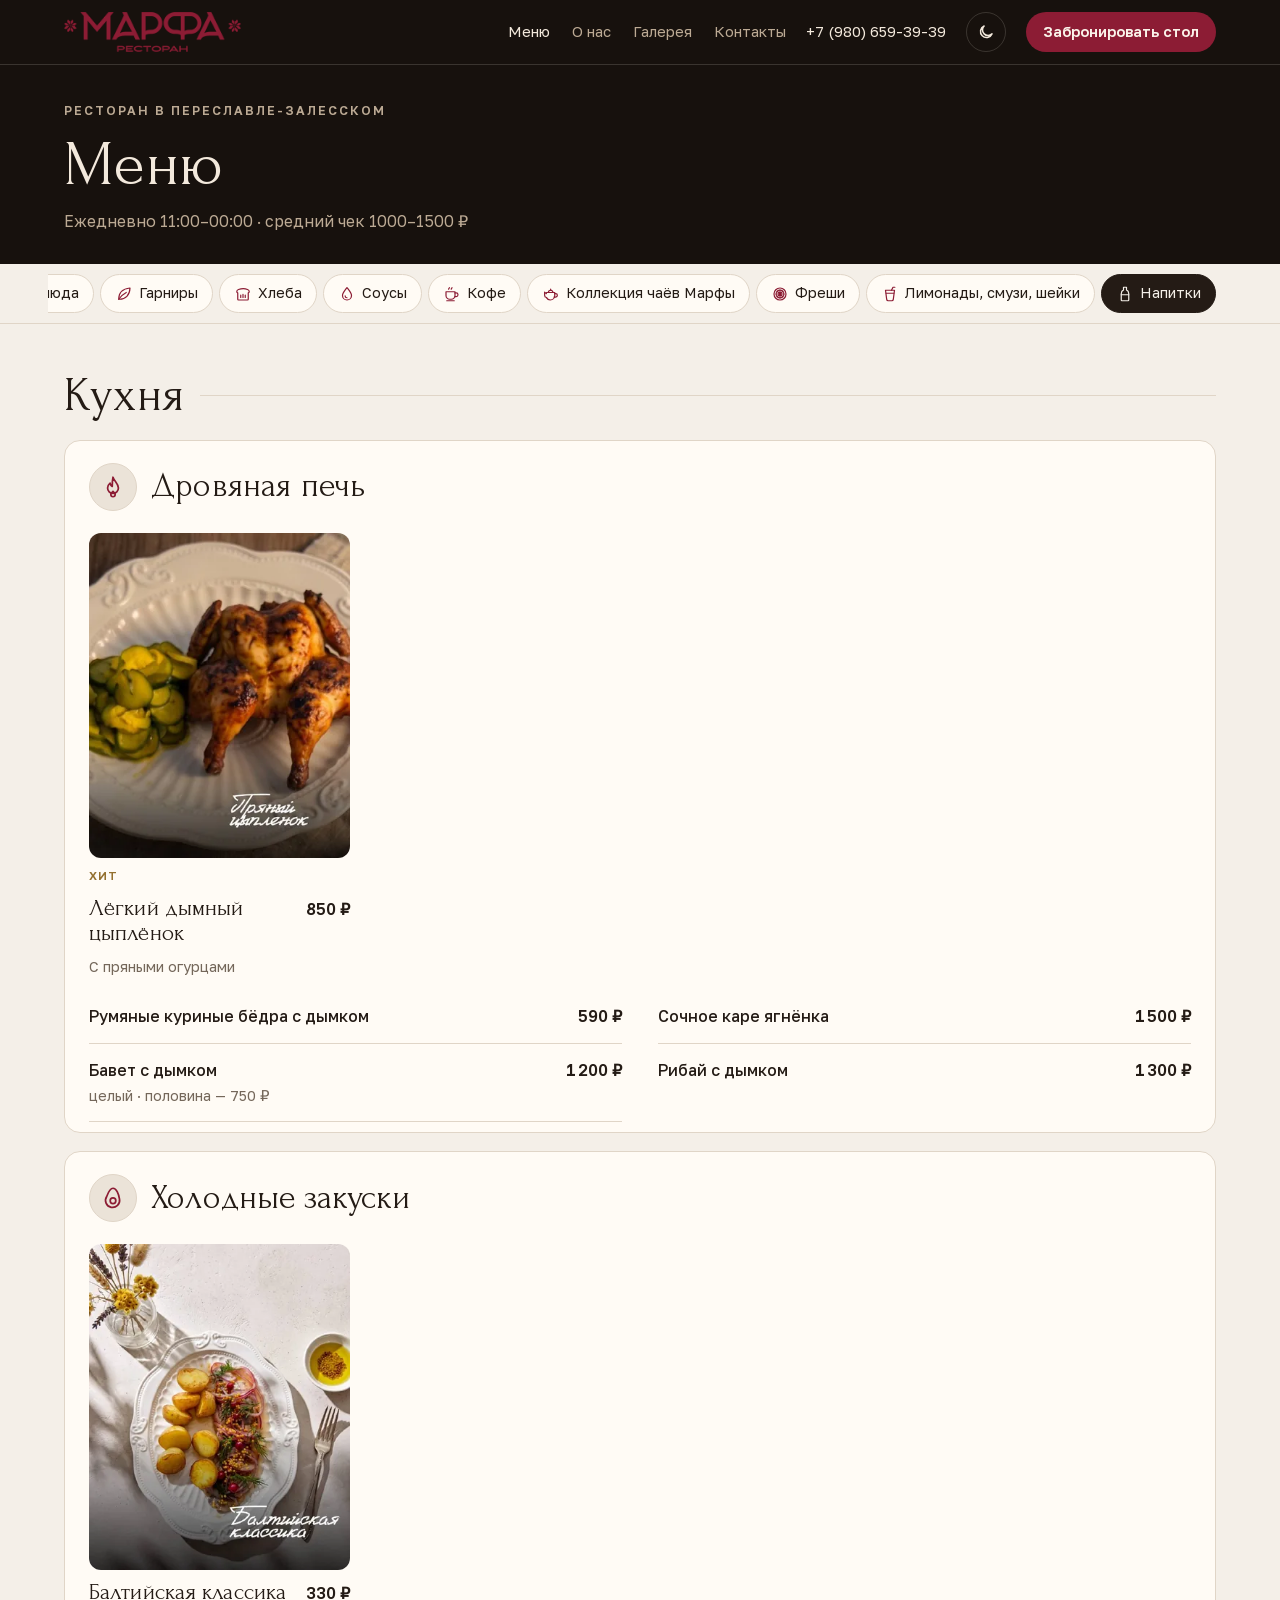
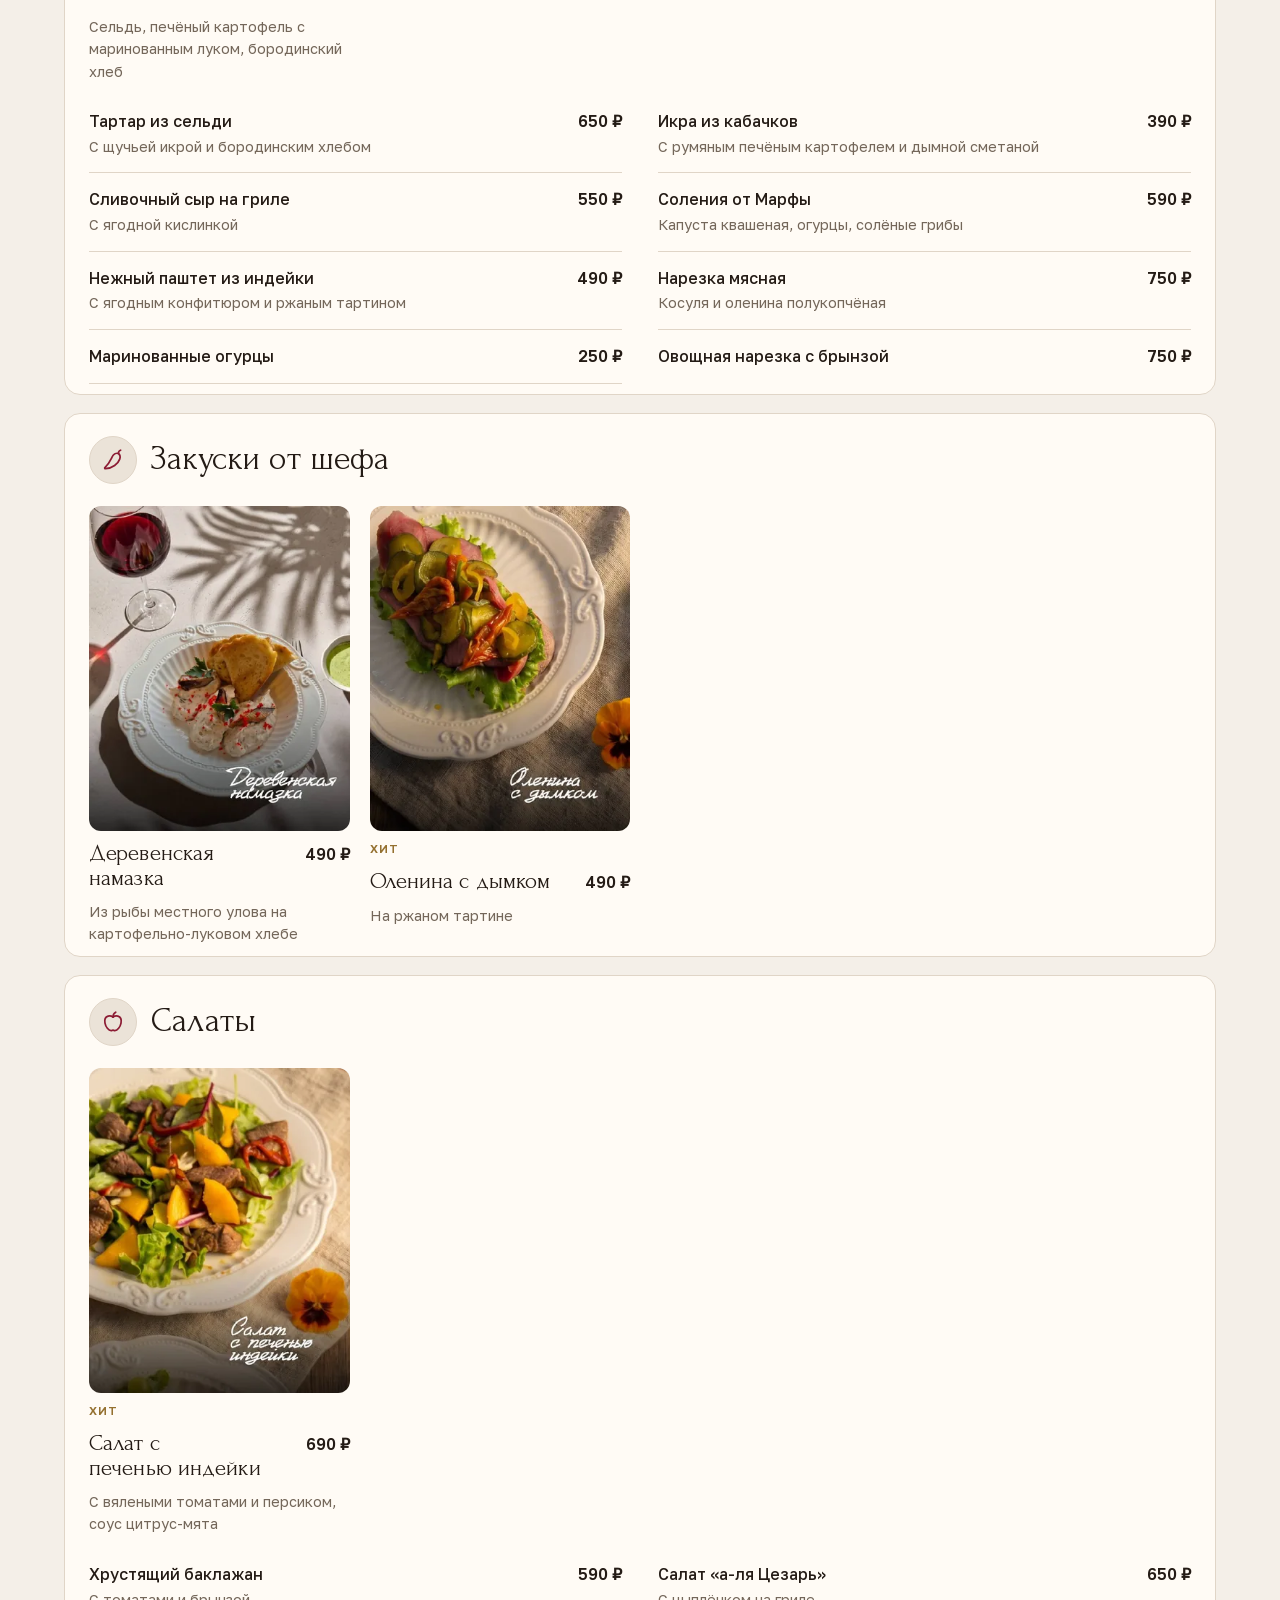
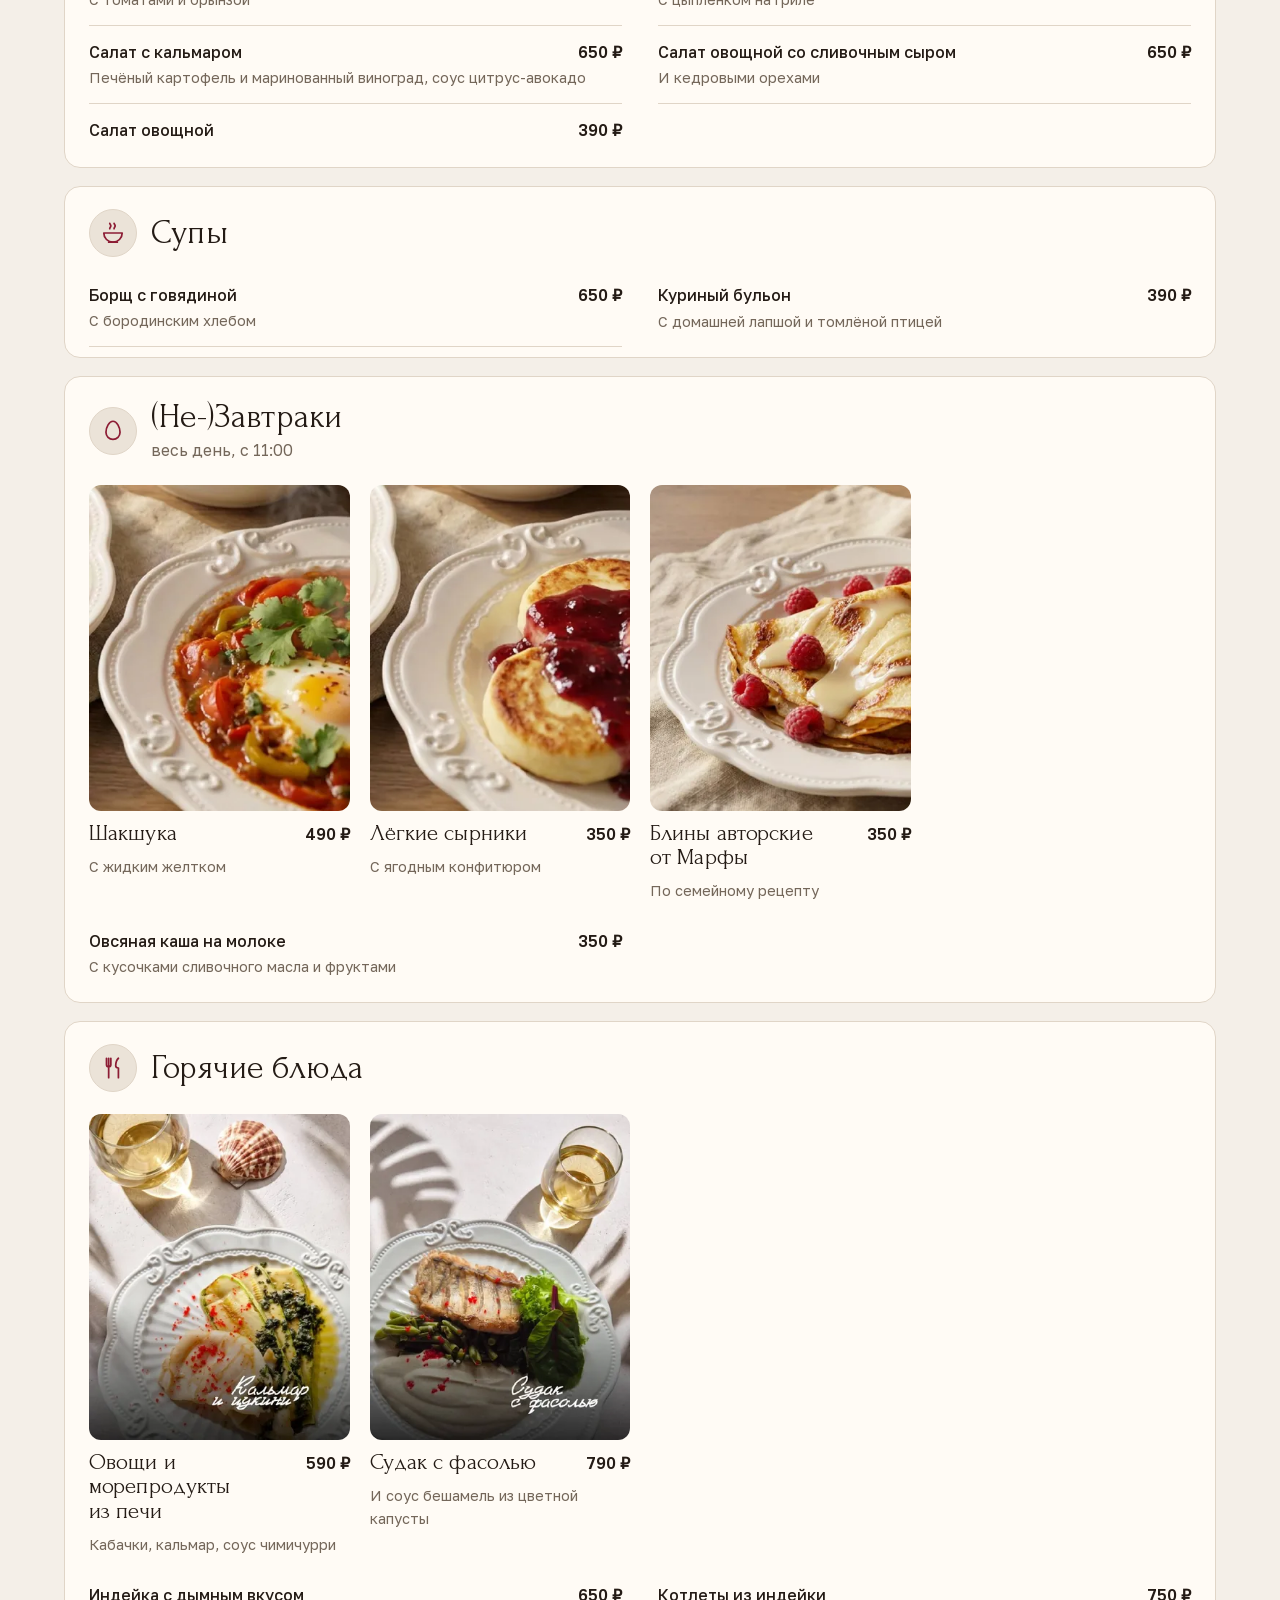
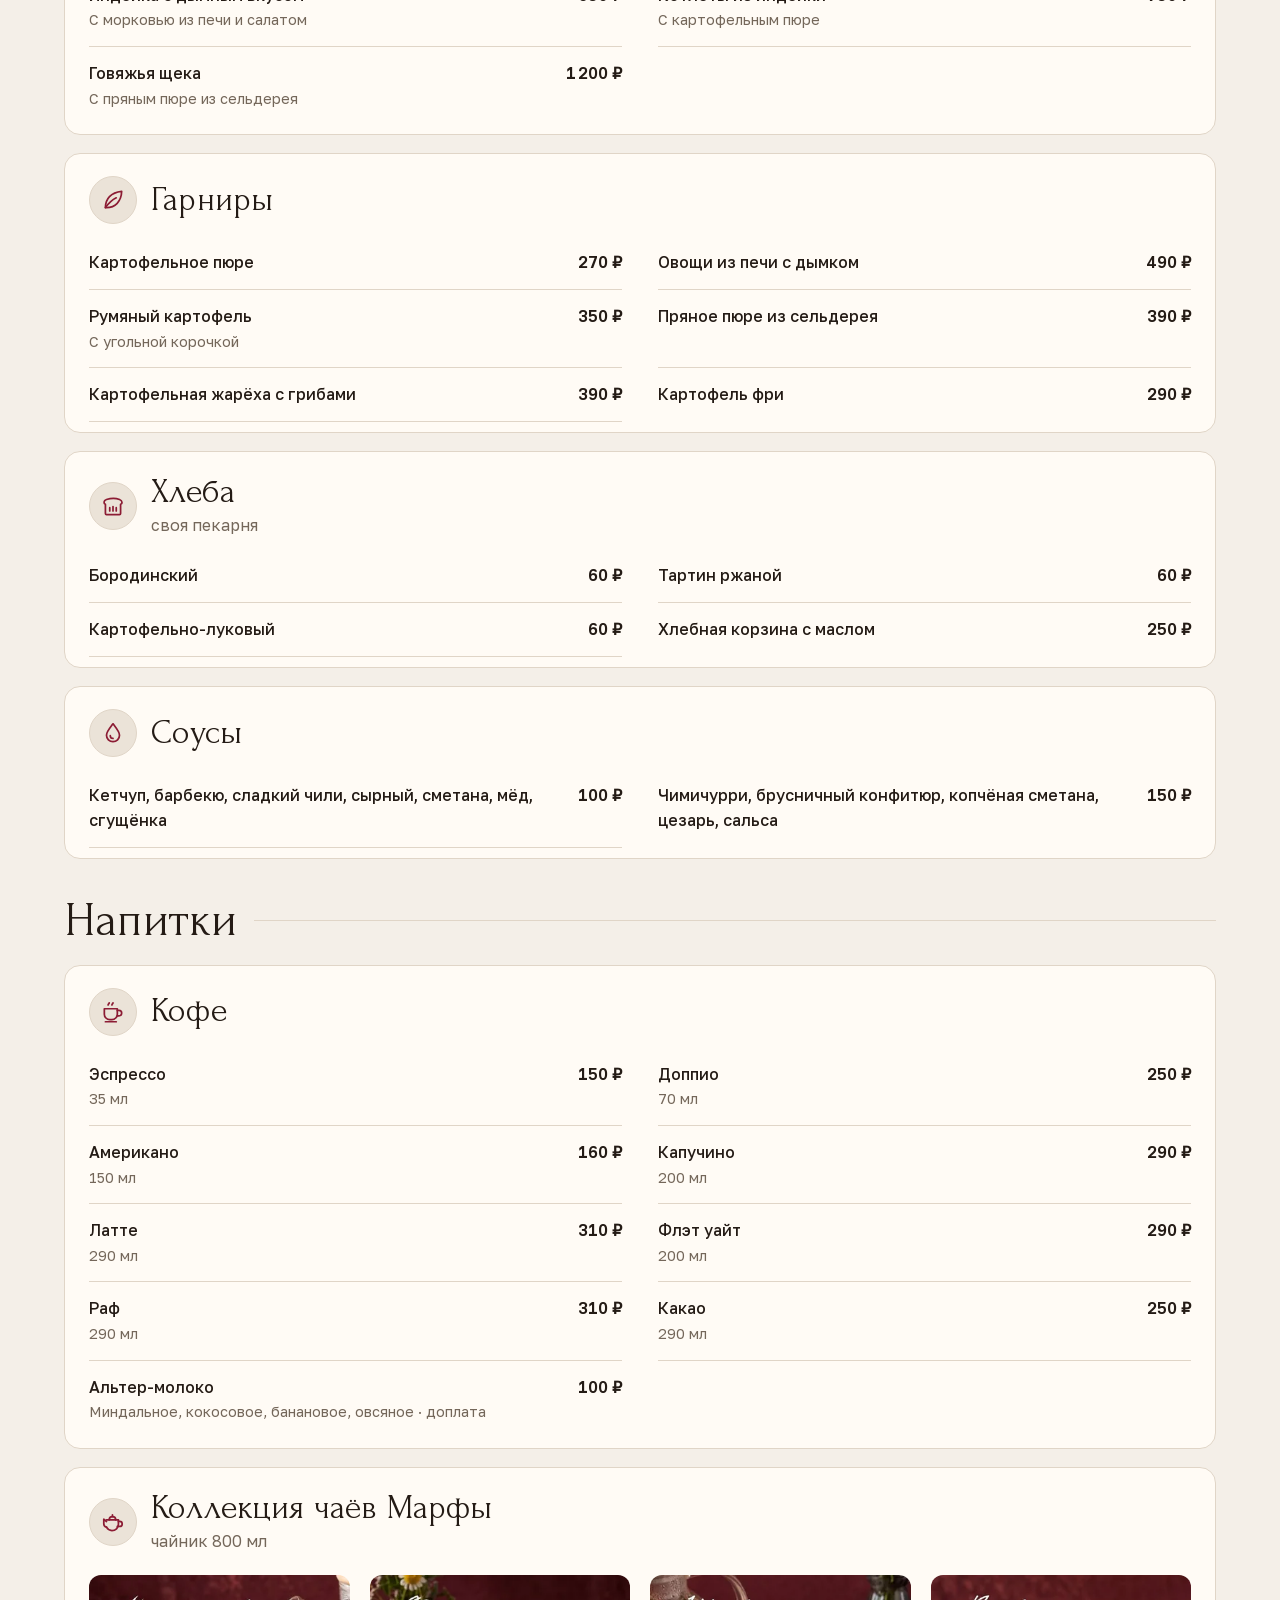
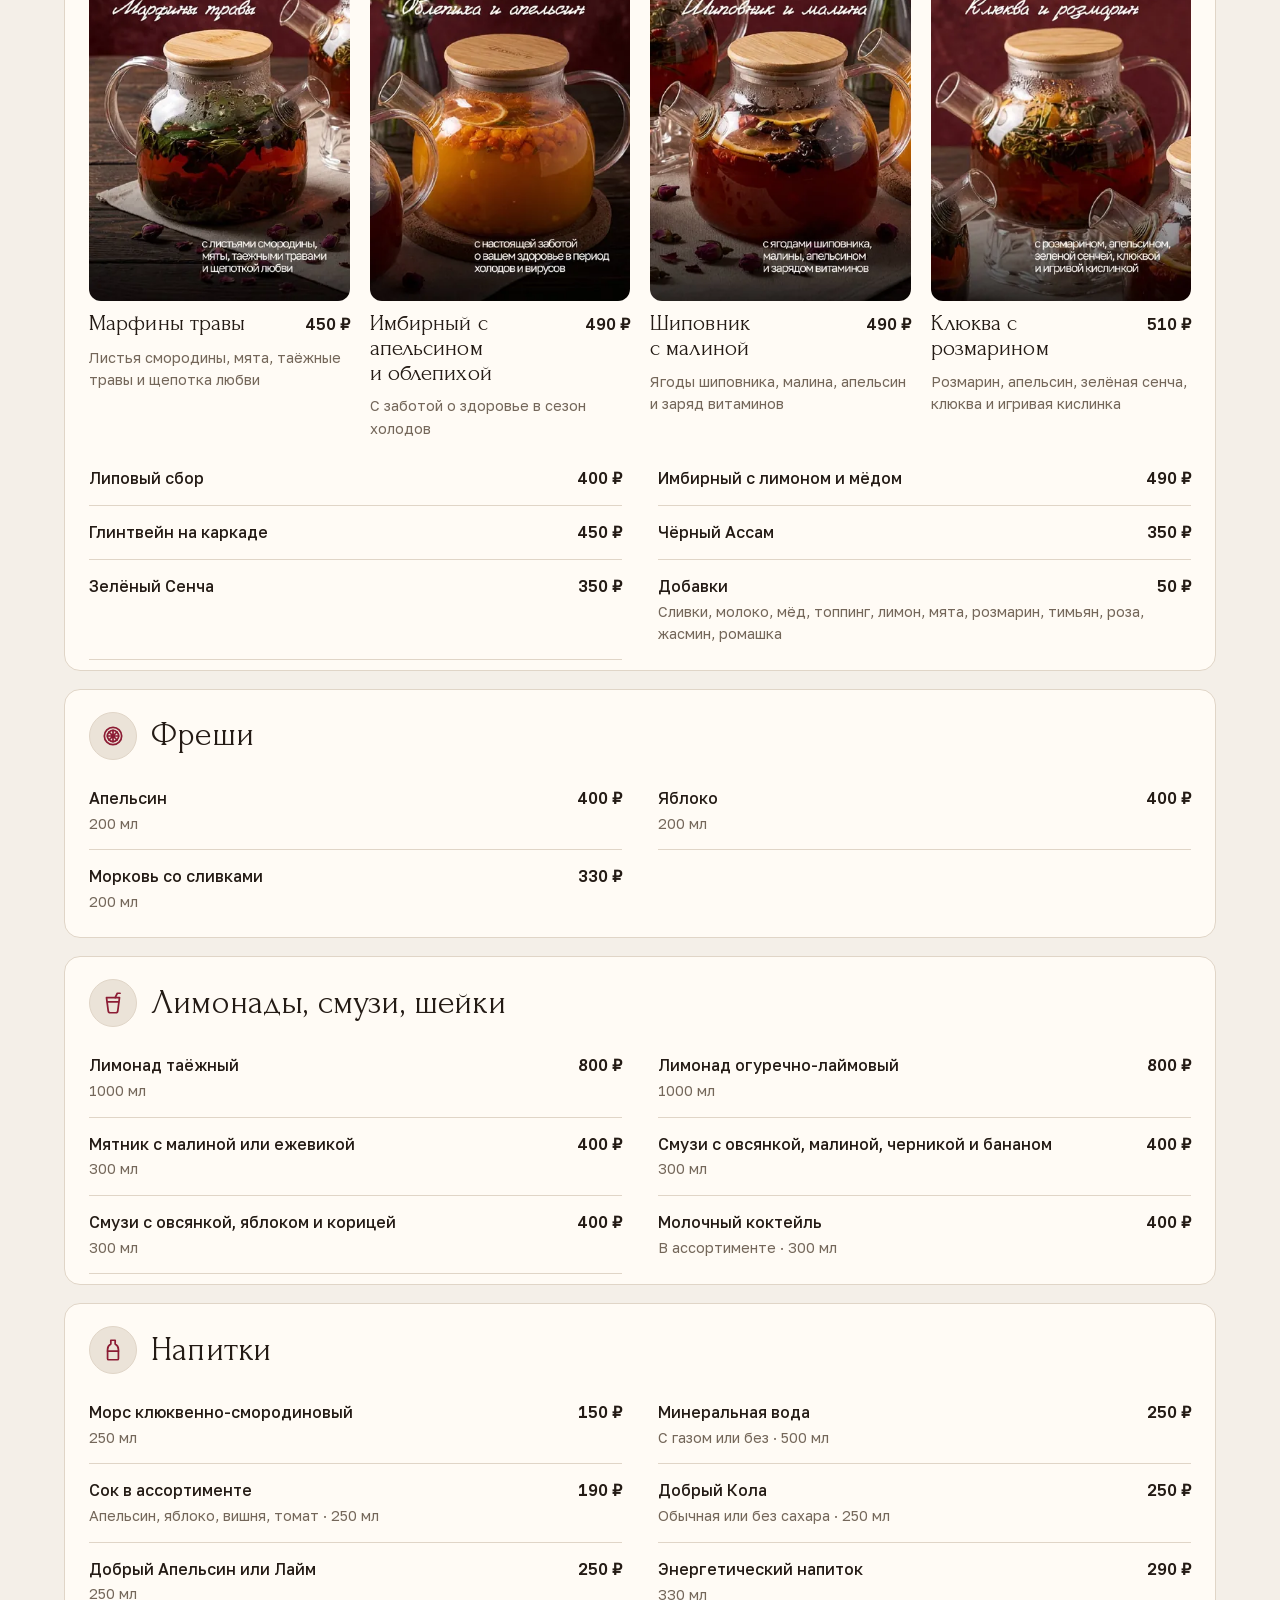
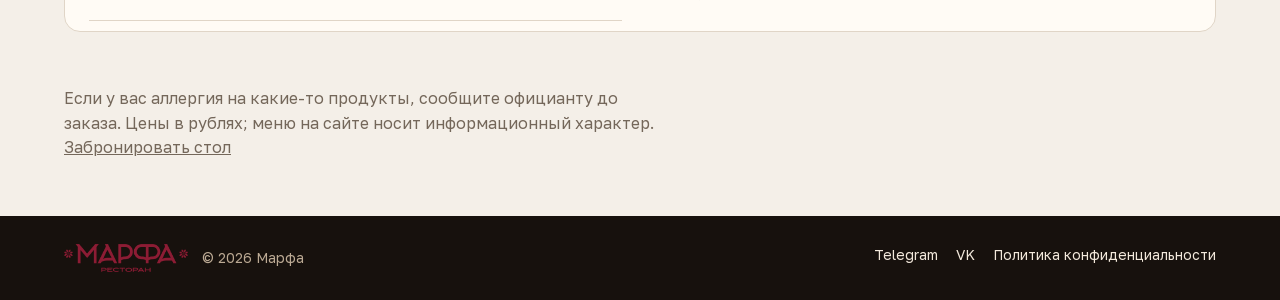
<file: menu/index.html>
<!doctype html>
<html lang="ru" data-src="direct">
<head>
<meta charset="utf-8">
<meta name="viewport" content="width=device-width, initial-scale=1, viewport-fit=cover">
<title>Меню — ресторан «Марфа», Переславль-Залесский</title>
<meta name="description" content="Меню ресторана «Марфа»: дровяная печь, холодные закуски, закуски от шефа, салаты, супы, (не-)завтраки, горячие блюда, гарниры, хлеба, соусы, кофе, коллекция чаёв марфы, фреши, лимонады, смузи, шейки, напитки. Ежедневно 11:00–00:00.">
<link rel="canonical" href="https://marfapro.ru/menu/">
<meta property="og:type" content="restaurant">
<meta property="og:site_name" content="Марфа">
<meta property="og:title" content="Меню — ресторан «Марфа», Переславль-Залесский">
<meta property="og:description" content="Меню ресторана «Марфа»: дровяная печь, холодные закуски, закуски от шефа, салаты, супы, (не-)завтраки, горячие блюда, гарниры, хлеба, соусы, кофе, коллекция чаёв марфы, фреши, лимонады, смузи, шейки, напитки. Ежедневно 11:00–00:00.">
<meta property="og:image" content="https://marfapro.ru/static/img/og-restoran.jpg">
<meta property="og:image:width" content="1200">
<meta property="og:image:height" content="630">
<meta property="og:locale" content="ru_RU">
<meta name="twitter:card" content="summary_large_image">
<meta name="theme-color" content="#17110d">
<link rel="icon" type="image/png" sizes="32x32" href="/icons/favicon-32.png">
<link rel="apple-touch-icon" href="/icons/apple-touch-icon.png">
<link rel="preload" href="/static/fonts/Forum-cyrillic.woff2" as="font" type="font/woff2" crossorigin>
<link rel="preload" href="/static/fonts/GolosText-cyrillic.woff2" as="font" type="font/woff2" crossorigin>
<link rel="stylesheet" href="/static/fonts/fonts.css">
<link rel="stylesheet" href="/static/site.css?v=1794163735">
<script>try { const t = localStorage.getItem('marfa-theme'); if (t) document.documentElement.dataset.theme = t; } catch (e) {}</script>
<script type="application/ld+json">{"@context": "https://schema.org", "@type": "Menu", "@id": "https://marfapro.ru/menu/#menu", "name": "Меню ресторана «Марфа»", "url": "https://marfapro.ru/menu/", "inLanguage": "ru", "hasMenuSection": [{"@type": "MenuSection", "name": "Дровяная печь", "hasMenuItem": [{"@type": "MenuItem", "name": "Румяные куриные бёдра с дымком", "offers": {"@type": "Offer", "price": 590, "priceCurrency": "RUB"}}, {"@type": "MenuItem", "name": "Сочное каре ягнёнка", "offers": {"@type": "Offer", "price": 1500, "priceCurrency": "RUB"}}, {"@type": "MenuItem", "name": "Бавет с дымком", "offers": {"@type": "Offer", "price": 1200, "priceCurrency": "RUB"}}, {"@type": "MenuItem", "name": "Рибай с дымком", "offers": {"@type": "Offer", "price": 1300, "priceCurrency": "RUB"}}, {"@type": "MenuItem", "name": "Лёгкий дымный цыплёнок", "description": "С пряными огурцами", "offers": {"@type": "Offer", "price": 850, "priceCurrency": "RUB"}}]}, {"@type": "MenuSection", "name": "Холодные закуски", "hasMenuItem": [{"@type": "MenuItem", "name": "Тартар из сельди", "description": "С щучьей икрой и бородинским хлебом", "offers": {"@type": "Offer", "price": 650, "priceCurrency": "RUB"}}, {"@type": "MenuItem", "name": "Балтийская классика", "description": "Сельдь, печёный картофель с маринованным луком, бородинский хлеб", "offers": {"@type": "Offer", "price": 330, "priceCurrency": "RUB"}}, {"@type": "MenuItem", "name": "Икра из кабачков", "description": "С румяным печёным картофелем и дымной сметаной", "offers": {"@type": "Offer", "price": 390, "priceCurrency": "RUB"}}, {"@type": "MenuItem", "name": "Сливочный сыр на гриле", "description": "С ягодной кислинкой", "offers": {"@type": "Offer", "price": 550, "priceCurrency": "RUB"}}, {"@type": "MenuItem", "name": "Соления от Марфы", "description": "Капуста квашеная, огурцы, солёные грибы", "offers": {"@type": "Offer", "price": 590, "priceCurrency": "RUB"}}, {"@type": "MenuItem", "name": "Нежный паштет из индейки", "description": "С ягодным конфитюром и ржаным тартином", "offers": {"@type": "Offer", "price": 490, "priceCurrency": "RUB"}}, {"@type": "MenuItem", "name": "Нарезка мясная", "description": "Косуля и оленина полукопчёная", "offers": {"@type": "Offer", "price": 750, "priceCurrency": "RUB"}}, {"@type": "MenuItem", "name": "Маринованные огурцы", "offers": {"@type": "Offer", "price": 250, "priceCurrency": "RUB"}}, {"@type": "MenuItem", "name": "Овощная нарезка с брынзой", "offers": {"@type": "Offer", "price": 750, "priceCurrency": "RUB"}}]}, {"@type": "MenuSection", "name": "Закуски от шефа", "hasMenuItem": [{"@type": "MenuItem", "name": "Деревенская намазка", "description": "Из рыбы местного улова на картофельно-луковом хлебе", "offers": {"@type": "Offer", "price": 490, "priceCurrency": "RUB"}}, {"@type": "MenuItem", "name": "Оленина с дымком", "description": "На ржаном тартине", "offers": {"@type": "Offer", "price": 490, "priceCurrency": "RUB"}}]}, {"@type": "MenuSection", "name": "Салаты", "hasMenuItem": [{"@type": "MenuItem", "name": "Хрустящий баклажан", "description": "С томатами и брынзой", "offers": {"@type": "Offer", "price": 590, "priceCurrency": "RUB"}}, {"@type": "MenuItem", "name": "Салат с печенью индейки", "description": "С вялеными томатами и персиком, соус цитрус-мята", "offers": {"@type": "Offer", "price": 690, "priceCurrency": "RUB"}}, {"@type": "MenuItem", "name": "Салат «а-ля Цезарь»", "description": "С цыплёнком на гриле", "offers": {"@type": "Offer", "price": 650, "priceCurrency": "RUB"}}, {"@type": "MenuItem", "name": "Салат с кальмаром", "description": "Печёный картофель и маринованный виноград, соус цитрус-авокадо", "offers": {"@type": "Offer", "price": 650, "priceCurrency": "RUB"}}, {"@type": "MenuItem", "name": "Салат овощной со сливочным сыром", "description": "И кедровыми орехами", "offers": {"@type": "Offer", "price": 650, "priceCurrency": "RUB"}}, {"@type": "MenuItem", "name": "Салат овощной", "offers": {"@type": "Offer", "price": 390, "priceCurrency": "RUB"}}]}, {"@type": "MenuSection", "name": "Супы", "hasMenuItem": [{"@type": "MenuItem", "name": "Борщ с говядиной", "description": "С бородинским хлебом", "offers": {"@type": "Offer", "price": 650, "priceCurrency": "RUB"}}, {"@type": "MenuItem", "name": "Куриный бульон", "description": "С домашней лапшой и томлёной птицей", "offers": {"@type": "Offer", "price": 390, "priceCurrency": "RUB"}}]}, {"@type": "MenuSection", "name": "(Не-)Завтраки", "hasMenuItem": [{"@type": "MenuItem", "name": "Шакшука", "description": "С жидким желтком", "offers": {"@type": "Offer", "price": 490, "priceCurrency": "RUB"}}, {"@type": "MenuItem", "name": "Лёгкие сырники", "description": "С ягодным конфитюром", "offers": {"@type": "Offer", "price": 350, "priceCurrency": "RUB"}}, {"@type": "MenuItem", "name": "Овсяная каша на молоке", "description": "С кусочками сливочного масла и фруктами", "offers": {"@type": "Offer", "price": 350, "priceCurrency": "RUB"}}, {"@type": "MenuItem", "name": "Блины авторские от Марфы", "description": "По семейному рецепту", "offers": {"@type": "Offer", "price": 350, "priceCurrency": "RUB"}}]}, {"@type": "MenuSection", "name": "Горячие блюда", "hasMenuItem": [{"@type": "MenuItem", "name": "Индейка с дымным вкусом", "description": "С морковью из печи и салатом", "offers": {"@type": "Offer", "price": 650, "priceCurrency": "RUB"}}, {"@type": "MenuItem", "name": "Котлеты из индейки", "description": "С картофельным пюре", "offers": {"@type": "Offer", "price": 750, "priceCurrency": "RUB"}}, {"@type": "MenuItem", "name": "Говяжья щека", "description": "С пряным пюре из сельдерея", "offers": {"@type": "Offer", "price": 1200, "priceCurrency": "RUB"}}, {"@type": "MenuItem", "name": "Овощи и морепродукты из печи", "description": "Кабачки, кальмар, соус чимичурри", "offers": {"@type": "Offer", "price": 590, "priceCurrency": "RUB"}}, {"@type": "MenuItem", "name": "Судак с фасолью", "description": "И соус бешамель из цветной капусты", "offers": {"@type": "Offer", "price": 790, "priceCurrency": "RUB"}}]}, {"@type": "MenuSection", "name": "Гарниры", "hasMenuItem": [{"@type": "MenuItem", "name": "Картофельное пюре", "offers": {"@type": "Offer", "price": 270, "priceCurrency": "RUB"}}, {"@type": "MenuItem", "name": "Овощи из печи с дымком", "offers": {"@type": "Offer", "price": 490, "priceCurrency": "RUB"}}, {"@type": "MenuItem", "name": "Румяный картофель", "description": "С угольной корочкой", "offers": {"@type": "Offer", "price": 350, "priceCurrency": "RUB"}}, {"@type": "MenuItem", "name": "Пряное пюре из сельдерея", "offers": {"@type": "Offer", "price": 390, "priceCurrency": "RUB"}}, {"@type": "MenuItem", "name": "Картофельная жарёха с грибами", "offers": {"@type": "Offer", "price": 390, "priceCurrency": "RUB"}}, {"@type": "MenuItem", "name": "Картофель фри", "offers": {"@type": "Offer", "price": 290, "priceCurrency": "RUB"}}]}, {"@type": "MenuSection", "name": "Хлеба", "hasMenuItem": [{"@type": "MenuItem", "name": "Бородинский", "offers": {"@type": "Offer", "price": 60, "priceCurrency": "RUB"}}, {"@type": "MenuItem", "name": "Тартин ржаной", "offers": {"@type": "Offer", "price": 60, "priceCurrency": "RUB"}}, {"@type": "MenuItem", "name": "Картофельно-луковый", "offers": {"@type": "Offer", "price": 60, "priceCurrency": "RUB"}}, {"@type": "MenuItem", "name": "Хлебная корзина с маслом", "offers": {"@type": "Offer", "price": 250, "priceCurrency": "RUB"}}]}, {"@type": "MenuSection", "name": "Соусы", "hasMenuItem": [{"@type": "MenuItem", "name": "Кетчуп, барбекю, сладкий чили, сырный, сметана, мёд, сгущёнка", "offers": {"@type": "Offer", "price": 100, "priceCurrency": "RUB"}}, {"@type": "MenuItem", "name": "Чимичурри, брусничный конфитюр, копчёная сметана, цезарь, сальса", "offers": {"@type": "Offer", "price": 150, "priceCurrency": "RUB"}}]}, {"@type": "MenuSection", "name": "Кофе", "hasMenuItem": [{"@type": "MenuItem", "name": "Эспрессо", "offers": {"@type": "Offer", "price": 150, "priceCurrency": "RUB"}}, {"@type": "MenuItem", "name": "Доппио", "offers": {"@type": "Offer", "price": 250, "priceCurrency": "RUB"}}, {"@type": "MenuItem", "name": "Американо", "offers": {"@type": "Offer", "price": 160, "priceCurrency": "RUB"}}, {"@type": "MenuItem", "name": "Капучино", "offers": {"@type": "Offer", "price": 290, "priceCurrency": "RUB"}}, {"@type": "MenuItem", "name": "Латте", "offers": {"@type": "Offer", "price": 310, "priceCurrency": "RUB"}}, {"@type": "MenuItem", "name": "Флэт уайт", "offers": {"@type": "Offer", "price": 290, "priceCurrency": "RUB"}}, {"@type": "MenuItem", "name": "Раф", "offers": {"@type": "Offer", "price": 310, "priceCurrency": "RUB"}}, {"@type": "MenuItem", "name": "Какао", "offers": {"@type": "Offer", "price": 250, "priceCurrency": "RUB"}}, {"@type": "MenuItem", "name": "Альтер-молоко", "description": "Миндальное, кокосовое, банановое, овсяное", "offers": {"@type": "Offer", "price": 100, "priceCurrency": "RUB"}}]}, {"@type": "MenuSection", "name": "Коллекция чаёв Марфы", "hasMenuItem": [{"@type": "MenuItem", "name": "Марфины травы", "description": "Листья смородины, мята, таёжные травы и щепотка любви", "offers": {"@type": "Offer", "price": 450, "priceCurrency": "RUB"}}, {"@type": "MenuItem", "name": "Липовый сбор", "offers": {"@type": "Offer", "price": 400, "priceCurrency": "RUB"}}, {"@type": "MenuItem", "name": "Имбирный с лимоном и мёдом", "offers": {"@type": "Offer", "price": 490, "priceCurrency": "RUB"}}, {"@type": "MenuItem", "name": "Имбирный с апельсином и облепихой", "description": "С заботой о здоровье в сезон холодов", "offers": {"@type": "Offer", "price": 490, "priceCurrency": "RUB"}}, {"@type": "MenuItem", "name": "Шиповник с малиной", "description": "Ягоды шиповника, малина, апельсин и заряд витаминов", "offers": {"@type": "Offer", "price": 490, "priceCurrency": "RUB"}}, {"@type": "MenuItem", "name": "Глинтвейн на каркаде", "offers": {"@type": "Offer", "price": 450, "priceCurrency": "RUB"}}, {"@type": "MenuItem", "name": "Клюква с розмарином", "description": "Розмарин, апельсин, зелёная сенча, клюква и игривая кислинка", "offers": {"@type": "Offer", "price": 510, "priceCurrency": "RUB"}}, {"@type": "MenuItem", "name": "Чёрный Ассам", "offers": {"@type": "Offer", "price": 350, "priceCurrency": "RUB"}}, {"@type": "MenuItem", "name": "Зелёный Сенча", "offers": {"@type": "Offer", "price": 350, "priceCurrency": "RUB"}}, {"@type": "MenuItem", "name": "Добавки", "description": "Сливки, молоко, мёд, топпинг, лимон, мята, розмарин, тимьян, роза, жасмин, ромашка", "offers": {"@type": "Offer", "price": 50, "priceCurrency": "RUB"}}]}, {"@type": "MenuSection", "name": "Фреши", "hasMenuItem": [{"@type": "MenuItem", "name": "Апельсин", "offers": {"@type": "Offer", "price": 400, "priceCurrency": "RUB"}}, {"@type": "MenuItem", "name": "Яблоко", "offers": {"@type": "Offer", "price": 400, "priceCurrency": "RUB"}}, {"@type": "MenuItem", "name": "Морковь со сливками", "offers": {"@type": "Offer", "price": 330, "priceCurrency": "RUB"}}]}, {"@type": "MenuSection", "name": "Лимонады, смузи, шейки", "hasMenuItem": [{"@type": "MenuItem", "name": "Лимонад таёжный", "offers": {"@type": "Offer", "price": 800, "priceCurrency": "RUB"}}, {"@type": "MenuItem", "name": "Лимонад огуречно-лаймовый", "offers": {"@type": "Offer", "price": 800, "priceCurrency": "RUB"}}, {"@type": "MenuItem", "name": "Мятник с малиной или ежевикой", "offers": {"@type": "Offer", "price": 400, "priceCurrency": "RUB"}}, {"@type": "MenuItem", "name": "Смузи с овсянкой, малиной, черникой и бананом", "offers": {"@type": "Offer", "price": 400, "priceCurrency": "RUB"}}, {"@type": "MenuItem", "name": "Смузи с овсянкой, яблоком и корицей", "offers": {"@type": "Offer", "price": 400, "priceCurrency": "RUB"}}, {"@type": "MenuItem", "name": "Молочный коктейль", "description": "В ассортименте", "offers": {"@type": "Offer", "price": 400, "priceCurrency": "RUB"}}]}, {"@type": "MenuSection", "name": "Напитки", "hasMenuItem": [{"@type": "MenuItem", "name": "Морс клюквенно-смородиновый", "offers": {"@type": "Offer", "price": 150, "priceCurrency": "RUB"}}, {"@type": "MenuItem", "name": "Минеральная вода", "description": "С газом или без", "offers": {"@type": "Offer", "price": 250, "priceCurrency": "RUB"}}, {"@type": "MenuItem", "name": "Сок в ассортименте", "description": "Апельсин, яблоко, вишня, томат", "offers": {"@type": "Offer", "price": 190, "priceCurrency": "RUB"}}, {"@type": "MenuItem", "name": "Добрый Кола", "description": "Обычная или без сахара", "offers": {"@type": "Offer", "price": 250, "priceCurrency": "RUB"}}, {"@type": "MenuItem", "name": "Добрый Апельсин или Лайм", "offers": {"@type": "Offer", "price": 250, "priceCurrency": "RUB"}}, {"@type": "MenuItem", "name": "Энергетический напиток", "offers": {"@type": "Offer", "price": 290, "priceCurrency": "RUB"}}]}]}</script></head>
<body>
<header class="top">
  <div class="wrap">
    <a class="logo" href="/" aria-label="Ресторан Марфа — на главную"><img src="/static/img/logo-restoran-brand-96.png" alt="Ресторан Марфа" width="177" height="40"></a>
    <nav class="nav" aria-label="Разделы">
<a href="/menu/" aria-current="page">Меню</a>      <a href="/#about">О нас</a>
      <a href="/#gallery">Галерея</a>
      <a href="/#contacts">Контакты</a>
    </nav>
    <a class="phone" href="tel:+79806593939">+7 (980) 659-39-39</a>
<a class="theme-btn call-btn" href="tel:+79806593939" aria-label="Позвонить: +7 (980) 659-39-39" title="Позвонить"><svg viewBox="0 0 24 24" width="18" height="18" aria-hidden="true"><path d="M6.6 3.5h2.6l1.4 4-1.9 1.3a12 12 0 0 0 6.5 6.5l1.3-1.9 4 1.4v2.6a2 2 0 0 1-2.1 2A16.5 16.5 0 0 1 4.6 5.6a2 2 0 0 1 2-2.1z" fill="none" stroke="currentColor" stroke-width="2" stroke-linejoin="round"/></svg></a>    <button type="button" class="theme-btn" id="theme-btn" aria-label="Сменить тему: светлая или тёмная" title="Светлая / тёмная тема">
      <svg class="i-sun" viewBox="0 0 24 24" width="18" height="18" aria-hidden="true"><circle cx="12" cy="12" r="4.5" fill="none" stroke="currentColor" stroke-width="2"/><path d="M12 2v2.5M12 19.5V22M2 12h2.5M19.5 12H22M4.9 4.9l1.8 1.8M17.3 17.3l1.8 1.8M4.9 19.1l1.8-1.8M17.3 6.7l1.8-1.8" stroke="currentColor" stroke-width="2" stroke-linecap="round"/></svg>
      <svg class="i-moon" viewBox="0 0 24 24" width="18" height="18" aria-hidden="true"><path d="M20 14.5A8 8 0 1 1 9.5 4a6.5 6.5 0 0 0 10.5 10.5z" fill="none" stroke="currentColor" stroke-width="2" stroke-linejoin="round"/></svg>
    </button>
    <a class="btn btn-brand" href="/booking/"><span class="b-long">Забронировать стол</span><span class="b-short">Бронь стола</span></a>
  </div>
  <nav class="subnav" aria-label="Разделы">
<a href="/menu/" aria-current="page">Меню</a>    <a href="/#about">О нас</a>
    <a href="/#gallery">Галерея</a>
    <a href="/#contacts">Контакты</a>
  </nav>
</header>
<main>
  <section class="menu-head">
    <div class="wrap">
      <p class="eyebrow">Ресторан в Переславле-Залесском</p>
      <h1>Меню</h1>
      <p>Ежедневно 11:00–00:00 · средний чек 1000–1500 ₽</p>
    </div>
  </section>
  <nav class="cats" aria-label="Разделы меню">
    <div class="wrap"><a href="#cat-1" data-cat="cat-1"><svg class="mi" width="18" height="18" viewBox="0 0 24 24" fill="none" stroke="currentColor" stroke-width="1.6" stroke-linecap="round" stroke-linejoin="round" aria-hidden="true"><path d="M12 3c1 3.5 5 5.5 5 10a5 5 0 0 1-10 0c0-2.2 1.1-3.6 2.3-4.6.3 1.5 1 2.5 2 3 0-3 0-5.6.7-8.4z"/><path d="M12 21a2 2 0 0 1-2-2c0-1.2.9-2 2-3 1.1 1 2 1.8 2 3a2 2 0 0 1-2 2z"/></svg>Дровяная печь</a><a href="#cat-2" data-cat="cat-2"><svg class="mi" width="18" height="18" viewBox="0 0 24 24" fill="none" stroke="currentColor" stroke-width="1.6" stroke-linecap="round" stroke-linejoin="round" aria-hidden="true"><path d="M12 3c-3 0-4.5 4-5.8 7.6A6.5 6.5 0 1 0 18 13c-.6-4.4-2.8-10-6-10z"/><circle cx="12" cy="14.5" r="2.6"/></svg>Холодные закуски</a><a href="#cat-3" data-cat="cat-3"><svg class="mi" width="18" height="18" viewBox="0 0 24 24" fill="none" stroke="currentColor" stroke-width="1.6" stroke-linecap="round" stroke-linejoin="round" aria-hidden="true"><path d="M17 6c1.5 1.2 2 3 1.2 5.2C16.8 15.3 11.5 20 5 20c-.6 0-.9-.6-.5-1C8 16 9.5 12.5 11 9.5 12.2 7 14.7 5.2 17 6z"/><path d="M17 6c0-1.5.8-2.7 2-3"/></svg>Закуски от шефа</a><a href="#cat-4" data-cat="cat-4"><svg class="mi" width="18" height="18" viewBox="0 0 24 24" fill="none" stroke="currentColor" stroke-width="1.6" stroke-linecap="round" stroke-linejoin="round" aria-hidden="true"><path d="M12 7.5c-1.3-1-3-1.4-4.5-.9C5 7.4 4 10 4.6 13c.7 3.6 3.3 7 5.6 7 .8 0 1.2-.4 1.8-.4s1 .4 1.8.4c2.3 0 4.9-3.4 5.6-7 .6-3-.4-5.6-2.9-6.4-1.5-.5-3.2-.1-4.5.9z"/><path d="M12 7.5c0-2 .8-3.6 2.5-4.5"/></svg>Салаты</a><a href="#cat-5" data-cat="cat-5"><svg class="mi" width="18" height="18" viewBox="0 0 24 24" fill="none" stroke="currentColor" stroke-width="1.6" stroke-linecap="round" stroke-linejoin="round" aria-hidden="true"><path d="M3.5 12h17a8.5 8.5 0 0 1-17 0z"/><path d="M8 20.5h8"/><path d="M9 8c0-1 1-1.5 1-2.5S9 4 9 3M13 8c0-1 1-1.5 1-2.5S13 4 13 3"/></svg>Супы</a><a href="#cat-6" data-cat="cat-6"><svg class="mi" width="18" height="18" viewBox="0 0 24 24" fill="none" stroke="currentColor" stroke-width="1.6" stroke-linecap="round" stroke-linejoin="round" aria-hidden="true"><path d="M12 3c3.5 0 6.5 5.6 6.5 10.2a6.5 6.5 0 0 1-13 0C5.5 8.6 8.5 3 12 3z"/></svg>(Не-)Завтраки</a><a href="#cat-7" data-cat="cat-7"><svg class="mi" width="18" height="18" viewBox="0 0 24 24" fill="none" stroke="currentColor" stroke-width="1.6" stroke-linecap="round" stroke-linejoin="round" aria-hidden="true"><path d="M6 3v6a2 2 0 0 0 4 0V3M8 3v18"/><path d="M17 3c-1.7 1.5-2.5 4-2.5 7 0 1.4.9 2 2.5 2v9"/></svg>Горячие блюда</a><a href="#cat-8" data-cat="cat-8"><svg class="mi" width="18" height="18" viewBox="0 0 24 24" fill="none" stroke="currentColor" stroke-width="1.6" stroke-linecap="round" stroke-linejoin="round" aria-hidden="true"><path d="M5 19c0-8 5-14 15-15-.3 9.5-6 15-14 15"/><path d="M5 19c3-4 6-7 10-9"/></svg>Гарниры</a><a href="#cat-9" data-cat="cat-9"><svg class="mi" width="18" height="18" viewBox="0 0 24 24" fill="none" stroke="currentColor" stroke-width="1.6" stroke-linecap="round" stroke-linejoin="round" aria-hidden="true"><path d="M5 10.5C3.3 10 3 7 6 6c2.5-.8 8-1.6 12 0 3 1.2 2.8 4.1 1 4.5V19a1 1 0 0 1-1 1H6a1 1 0 0 1-1-1z"/><path d="M9 13.5v3M12 12.5v4M15 13.5v3"/></svg>Хлеба</a><a href="#cat-10" data-cat="cat-10"><svg class="mi" width="18" height="18" viewBox="0 0 24 24" fill="none" stroke="currentColor" stroke-width="1.6" stroke-linecap="round" stroke-linejoin="round" aria-hidden="true"><path d="M12 3.5c3 4 6 7.3 6 10.5a6 6 0 0 1-12 0c0-3.2 3-6.5 6-10.5z"/><path d="M9.5 14.5a2.5 2.5 0 0 0 2.5 2.5"/></svg>Соусы</a><a href="#cat-11" data-cat="cat-11"><svg class="mi" width="18" height="18" viewBox="0 0 24 24" fill="none" stroke="currentColor" stroke-width="1.6" stroke-linecap="round" stroke-linejoin="round" aria-hidden="true"><path d="M4 9h12v5a5 5 0 0 1-5 5H9a5 5 0 0 1-5-5z"/><path d="M16 10.5h1.5a2.5 2.5 0 0 1 0 5H16"/><path d="M7.5 5.5c0-1 1-1 1-2M11 5.5c0-1 1-1 1-2"/><path d="M5 21h10"/></svg>Кофе</a><a href="#cat-12" data-cat="cat-12"><svg class="mi" width="18" height="18" viewBox="0 0 24 24" fill="none" stroke="currentColor" stroke-width="1.6" stroke-linecap="round" stroke-linejoin="round" aria-hidden="true"><path d="M6 10h11v4a6 6 0 0 1-6 6h0a6 6 0 0 1-5-3.2"/><path d="M6 11.5 3.5 9.5v4.2a3 3 0 0 0 2.5 3"/><path d="M17 11.5h1.2a2.3 2.3 0 0 1 0 4.6H16"/><path d="M8.5 10a3 3 0 0 1 6 0"/><path d="M11.5 5.5V7"/></svg>Коллекция чаёв Марфы</a><a href="#cat-13" data-cat="cat-13"><svg class="mi" width="18" height="18" viewBox="0 0 24 24" fill="none" stroke="currentColor" stroke-width="1.6" stroke-linecap="round" stroke-linejoin="round" aria-hidden="true"><circle cx="12" cy="12" r="8"/><circle cx="12" cy="12" r="5.2"/><path d="M12 6.8v10.4M6.8 12h10.4M8.3 8.3l7.4 7.4M15.7 8.3l-7.4 7.4"/></svg>Фреши</a><a href="#cat-14" data-cat="cat-14"><svg class="mi" width="18" height="18" viewBox="0 0 24 24" fill="none" stroke="currentColor" stroke-width="1.6" stroke-linecap="round" stroke-linejoin="round" aria-hidden="true"><path d="M6 7h12l-1.6 12.2a2 2 0 0 1-2 1.8H9.6a2 2 0 0 1-2-1.8z"/><path d="M14 7l2-4h2.5"/><path d="M7 11h10"/></svg>Лимонады, смузи, шейки</a><a href="#cat-15" data-cat="cat-15"><svg class="mi" width="18" height="18" viewBox="0 0 24 24" fill="none" stroke="currentColor" stroke-width="1.6" stroke-linecap="round" stroke-linejoin="round" aria-hidden="true"><path d="M10 3h4v3.5c1.8 1 3 2.8 3 5V20a1 1 0 0 1-1 1H8a1 1 0 0 1-1-1v-8.5c0-2.2 1.2-4 3-5z"/><path d="M7 13h10"/></svg>Напитки</a></div>
  </nav>
  <div class="wrap menu-body">
    <h2 class="menu-group" id="kitchen">Кухня</h2>
    <section class="menu-cat" id="cat-1">
      <header class="menu-cat-head">
        <span class="menu-ico"><svg class="mi" width="26" height="26" viewBox="0 0 24 24" fill="none" stroke="currentColor" stroke-width="1.6" stroke-linecap="round" stroke-linejoin="round" aria-hidden="true"><path d="M12 3c1 3.5 5 5.5 5 10a5 5 0 0 1-10 0c0-2.2 1.1-3.6 2.3-4.6.3 1.5 1 2.5 2 3 0-3 0-5.6.7-8.4z"/><path d="M12 21a2 2 0 0 1-2-2c0-1.2.9-2 2-3 1.1 1 2 1.8 2 3a2 2 0 0 1-2 2z"/></svg></span>
        <div><h3>Дровяная печь</h3></div>
      </header>
      <div class="dishes">
        <article class="dish">
          <figure><img src="/static/img/cyplenok-640.webp" srcset="/static/img/cyplenok-640.webp 640w, /static/img/cyplenok-360.webp 360w" sizes="(max-width: 40rem) 50vw, 25vw"
            alt="Лёгкий дымный цыплёнок" fetchpriority="high" width="640" height="800"></figure>
<span class="badge">хит</span>          <div class="t"><h3>Лёгкий дымный цыплёнок</h3><span class="price">850 ₽</span></div>
<p>С пряными огурцами</p>        </article>
      </div>
      <ul class="plain">
        <li><b>Румяные куриные бёдра с дымком</b><span class="price">590 ₽</span></li>
        <li><b>Сочное каре ягнёнка</b><span class="price">1 500 ₽</span></li>
        <li><b>Бавет с дымком</b><span class="price">1 200 ₽</span><p>целый · половина — 750 ₽</p></li>
        <li><b>Рибай с дымком</b><span class="price">1 300 ₽</span></li>
      </ul>
    </section>
    <section class="menu-cat" id="cat-2">
      <header class="menu-cat-head">
        <span class="menu-ico"><svg class="mi" width="26" height="26" viewBox="0 0 24 24" fill="none" stroke="currentColor" stroke-width="1.6" stroke-linecap="round" stroke-linejoin="round" aria-hidden="true"><path d="M12 3c-3 0-4.5 4-5.8 7.6A6.5 6.5 0 1 0 18 13c-.6-4.4-2.8-10-6-10z"/><circle cx="12" cy="14.5" r="2.6"/></svg></span>
        <div><h3>Холодные закуски</h3></div>
      </header>
      <div class="dishes">
        <article class="dish">
          <figure><img src="/static/img/baltiyskaya-klassika-640.webp" srcset="/static/img/baltiyskaya-klassika-640.webp 640w, /static/img/baltiyskaya-klassika-360.webp 360w" sizes="(max-width: 40rem) 50vw, 25vw"
            alt="Балтийская классика" fetchpriority="high" width="640" height="800"></figure>
          <div class="t"><h3>Балтийская классика</h3><span class="price">330 ₽</span></div>
<p>Сельдь, печёный картофель с маринованным луком, бородинский хлеб</p>        </article>
      </div>
      <ul class="plain">
        <li><b>Тартар из сельди</b><span class="price">650 ₽</span><p>С щучьей икрой и бородинским хлебом</p></li>
        <li><b>Икра из кабачков</b><span class="price">390 ₽</span><p>С румяным печёным картофелем и дымной сметаной</p></li>
        <li><b>Сливочный сыр на гриле</b><span class="price">550 ₽</span><p>С ягодной кислинкой</p></li>
        <li><b>Соления от Марфы</b><span class="price">590 ₽</span><p>Капуста квашеная, огурцы, солёные грибы</p></li>
        <li><b>Нежный паштет из индейки</b><span class="price">490 ₽</span><p>С ягодным конфитюром и ржаным тартином</p></li>
        <li><b>Нарезка мясная</b><span class="price">750 ₽</span><p>Косуля и оленина полукопчёная</p></li>
        <li><b>Маринованные огурцы</b><span class="price">250 ₽</span></li>
        <li><b>Овощная нарезка с брынзой</b><span class="price">750 ₽</span></li>
      </ul>
    </section>
    <section class="menu-cat" id="cat-3">
      <header class="menu-cat-head">
        <span class="menu-ico"><svg class="mi" width="26" height="26" viewBox="0 0 24 24" fill="none" stroke="currentColor" stroke-width="1.6" stroke-linecap="round" stroke-linejoin="round" aria-hidden="true"><path d="M17 6c1.5 1.2 2 3 1.2 5.2C16.8 15.3 11.5 20 5 20c-.6 0-.9-.6-.5-1C8 16 9.5 12.5 11 9.5 12.2 7 14.7 5.2 17 6z"/><path d="M17 6c0-1.5.8-2.7 2-3"/></svg></span>
        <div><h3>Закуски от шефа</h3></div>
      </header>
      <div class="dishes">
        <article class="dish">
          <figure><img src="/static/img/derevenskaya-namazka-640.webp" srcset="/static/img/derevenskaya-namazka-640.webp 640w, /static/img/derevenskaya-namazka-360.webp 360w" sizes="(max-width: 40rem) 50vw, 25vw"
            alt="Деревенская намазка" loading="lazy" width="640" height="800"></figure>
          <div class="t"><h3>Деревенская намазка</h3><span class="price">490 ₽</span></div>
<p>Из рыбы местного улова на картофельно-луковом хлебе</p>        </article>
        <article class="dish">
          <figure><img src="/static/img/olenina-640.webp" srcset="/static/img/olenina-640.webp 640w, /static/img/olenina-360.webp 360w" sizes="(max-width: 40rem) 50vw, 25vw"
            alt="Оленина с дымком" loading="lazy" width="640" height="800"></figure>
<span class="badge">хит</span>          <div class="t"><h3>Оленина с дымком</h3><span class="price">490 ₽</span></div>
<p>На ржаном тартине</p>        </article>
      </div>
    </section>
    <section class="menu-cat" id="cat-4">
      <header class="menu-cat-head">
        <span class="menu-ico"><svg class="mi" width="26" height="26" viewBox="0 0 24 24" fill="none" stroke="currentColor" stroke-width="1.6" stroke-linecap="round" stroke-linejoin="round" aria-hidden="true"><path d="M12 7.5c-1.3-1-3-1.4-4.5-.9C5 7.4 4 10 4.6 13c.7 3.6 3.3 7 5.6 7 .8 0 1.2-.4 1.8-.4s1 .4 1.8.4c2.3 0 4.9-3.4 5.6-7 .6-3-.4-5.6-2.9-6.4-1.5-.5-3.2-.1-4.5.9z"/><path d="M12 7.5c0-2 .8-3.6 2.5-4.5"/></svg></span>
        <div><h3>Салаты</h3></div>
      </header>
      <div class="dishes">
        <article class="dish">
          <figure><img src="/static/img/salat-pechen-indeyki-640.webp" srcset="/static/img/salat-pechen-indeyki-640.webp 640w, /static/img/salat-pechen-indeyki-360.webp 360w" sizes="(max-width: 40rem) 50vw, 25vw"
            alt="Салат с печенью индейки" loading="lazy" width="640" height="800"></figure>
<span class="badge">хит</span>          <div class="t"><h3>Салат с печенью индейки</h3><span class="price">690 ₽</span></div>
<p>С вялеными томатами и персиком, соус цитрус-мята</p>        </article>
      </div>
      <ul class="plain">
        <li><b>Хрустящий баклажан</b><span class="price">590 ₽</span><p>С томатами и брынзой</p></li>
        <li><b>Салат «а-ля Цезарь»</b><span class="price">650 ₽</span><p>С цыплёнком на гриле</p></li>
        <li><b>Салат с кальмаром</b><span class="price">650 ₽</span><p>Печёный картофель и маринованный виноград, соус цитрус-авокадо</p></li>
        <li><b>Салат овощной со сливочным сыром</b><span class="price">650 ₽</span><p>И кедровыми орехами</p></li>
        <li><b>Салат овощной</b><span class="price">390 ₽</span></li>
      </ul>
    </section>
    <section class="menu-cat" id="cat-5">
      <header class="menu-cat-head">
        <span class="menu-ico"><svg class="mi" width="26" height="26" viewBox="0 0 24 24" fill="none" stroke="currentColor" stroke-width="1.6" stroke-linecap="round" stroke-linejoin="round" aria-hidden="true"><path d="M3.5 12h17a8.5 8.5 0 0 1-17 0z"/><path d="M8 20.5h8"/><path d="M9 8c0-1 1-1.5 1-2.5S9 4 9 3M13 8c0-1 1-1.5 1-2.5S13 4 13 3"/></svg></span>
        <div><h3>Супы</h3></div>
      </header>
      <ul class="plain">
        <li><b>Борщ с говядиной</b><span class="price">650 ₽</span><p>С бородинским хлебом</p></li>
        <li><b>Куриный бульон</b><span class="price">390 ₽</span><p>С домашней лапшой и томлёной птицей</p></li>
      </ul>
    </section>
    <section class="menu-cat" id="cat-6">
      <header class="menu-cat-head">
        <span class="menu-ico"><svg class="mi" width="26" height="26" viewBox="0 0 24 24" fill="none" stroke="currentColor" stroke-width="1.6" stroke-linecap="round" stroke-linejoin="round" aria-hidden="true"><path d="M12 3c3.5 0 6.5 5.6 6.5 10.2a6.5 6.5 0 0 1-13 0C5.5 8.6 8.5 3 12 3z"/></svg></span>
        <div><h3>(Не-)Завтраки</h3><p class="note">весь день, с 11:00</p></div>
      </header>
      <div class="dishes">
        <article class="dish">
          <figure><img src="/static/img/shakshuka-640.webp" srcset="/static/img/shakshuka-640.webp 640w, /static/img/shakshuka-360.webp 360w" sizes="(max-width: 40rem) 50vw, 25vw"
            alt="Шакшука" loading="lazy" width="640" height="800"></figure>
          <div class="t"><h3>Шакшука</h3><span class="price">490 ₽</span></div>
<p>С жидким желтком</p>        </article>
        <article class="dish">
          <figure><img src="/static/img/syrniki-640.webp" srcset="/static/img/syrniki-640.webp 640w, /static/img/syrniki-360.webp 360w" sizes="(max-width: 40rem) 50vw, 25vw"
            alt="Лёгкие сырники" loading="lazy" width="640" height="800"></figure>
          <div class="t"><h3>Лёгкие сырники</h3><span class="price">350 ₽</span></div>
<p>С ягодным конфитюром</p>        </article>
        <article class="dish">
          <figure><img src="/static/img/bliny-640.webp" srcset="/static/img/bliny-640.webp 640w, /static/img/bliny-360.webp 360w" sizes="(max-width: 40rem) 50vw, 25vw"
            alt="Блины авторские от Марфы" loading="lazy" width="640" height="800"></figure>
          <div class="t"><h3>Блины авторские от Марфы</h3><span class="price">350 ₽</span></div>
<p>По семейному рецепту</p>        </article>
      </div>
      <ul class="plain">
        <li><b>Овсяная каша на молоке</b><span class="price">350 ₽</span><p>С кусочками сливочного масла и фруктами</p></li>
      </ul>
    </section>
    <section class="menu-cat" id="cat-7">
      <header class="menu-cat-head">
        <span class="menu-ico"><svg class="mi" width="26" height="26" viewBox="0 0 24 24" fill="none" stroke="currentColor" stroke-width="1.6" stroke-linecap="round" stroke-linejoin="round" aria-hidden="true"><path d="M6 3v6a2 2 0 0 0 4 0V3M8 3v18"/><path d="M17 3c-1.7 1.5-2.5 4-2.5 7 0 1.4.9 2 2.5 2v9"/></svg></span>
        <div><h3>Горячие блюда</h3></div>
      </header>
      <div class="dishes">
        <article class="dish">
          <figure><img src="/static/img/kalmar-cukini-640.webp" srcset="/static/img/kalmar-cukini-640.webp 640w, /static/img/kalmar-cukini-360.webp 360w" sizes="(max-width: 40rem) 50vw, 25vw"
            alt="Овощи и морепродукты из печи" loading="lazy" width="640" height="800"></figure>
          <div class="t"><h3>Овощи и морепродукты из печи</h3><span class="price">590 ₽</span></div>
<p>Кабачки, кальмар, соус чимичурри</p>        </article>
        <article class="dish">
          <figure><img src="/static/img/sudak-fasol-640.webp" srcset="/static/img/sudak-fasol-640.webp 640w, /static/img/sudak-fasol-360.webp 360w" sizes="(max-width: 40rem) 50vw, 25vw"
            alt="Судак с фасолью" loading="lazy" width="640" height="800"></figure>
          <div class="t"><h3>Судак с фасолью</h3><span class="price">790 ₽</span></div>
<p>И соус бешамель из цветной капусты</p>        </article>
      </div>
      <ul class="plain">
        <li><b>Индейка с дымным вкусом</b><span class="price">650 ₽</span><p>С морковью из печи и салатом</p></li>
        <li><b>Котлеты из индейки</b><span class="price">750 ₽</span><p>С картофельным пюре</p></li>
        <li><b>Говяжья щека</b><span class="price">1 200 ₽</span><p>С пряным пюре из сельдерея</p></li>
      </ul>
    </section>
    <section class="menu-cat" id="cat-8">
      <header class="menu-cat-head">
        <span class="menu-ico"><svg class="mi" width="26" height="26" viewBox="0 0 24 24" fill="none" stroke="currentColor" stroke-width="1.6" stroke-linecap="round" stroke-linejoin="round" aria-hidden="true"><path d="M5 19c0-8 5-14 15-15-.3 9.5-6 15-14 15"/><path d="M5 19c3-4 6-7 10-9"/></svg></span>
        <div><h3>Гарниры</h3></div>
      </header>
      <ul class="plain">
        <li><b>Картофельное пюре</b><span class="price">270 ₽</span></li>
        <li><b>Овощи из печи с дымком</b><span class="price">490 ₽</span></li>
        <li><b>Румяный картофель</b><span class="price">350 ₽</span><p>С угольной корочкой</p></li>
        <li><b>Пряное пюре из сельдерея</b><span class="price">390 ₽</span></li>
        <li><b>Картофельная жарёха с грибами</b><span class="price">390 ₽</span></li>
        <li><b>Картофель фри</b><span class="price">290 ₽</span></li>
      </ul>
    </section>
    <section class="menu-cat" id="cat-9">
      <header class="menu-cat-head">
        <span class="menu-ico"><svg class="mi" width="26" height="26" viewBox="0 0 24 24" fill="none" stroke="currentColor" stroke-width="1.6" stroke-linecap="round" stroke-linejoin="round" aria-hidden="true"><path d="M5 10.5C3.3 10 3 7 6 6c2.5-.8 8-1.6 12 0 3 1.2 2.8 4.1 1 4.5V19a1 1 0 0 1-1 1H6a1 1 0 0 1-1-1z"/><path d="M9 13.5v3M12 12.5v4M15 13.5v3"/></svg></span>
        <div><h3>Хлеба</h3><p class="note">своя пекарня</p></div>
      </header>
      <ul class="plain">
        <li><b>Бородинский</b><span class="price">60 ₽</span></li>
        <li><b>Тартин ржаной</b><span class="price">60 ₽</span></li>
        <li><b>Картофельно-луковый</b><span class="price">60 ₽</span></li>
        <li><b>Хлебная корзина с маслом</b><span class="price">250 ₽</span></li>
      </ul>
    </section>
    <section class="menu-cat" id="cat-10">
      <header class="menu-cat-head">
        <span class="menu-ico"><svg class="mi" width="26" height="26" viewBox="0 0 24 24" fill="none" stroke="currentColor" stroke-width="1.6" stroke-linecap="round" stroke-linejoin="round" aria-hidden="true"><path d="M12 3.5c3 4 6 7.3 6 10.5a6 6 0 0 1-12 0c0-3.2 3-6.5 6-10.5z"/><path d="M9.5 14.5a2.5 2.5 0 0 0 2.5 2.5"/></svg></span>
        <div><h3>Соусы</h3></div>
      </header>
      <ul class="plain">
        <li><b>Кетчуп, барбекю, сладкий чили, сырный, сметана, мёд, сгущёнка</b><span class="price">100 ₽</span></li>
        <li><b>Чимичурри, брусничный конфитюр, копчёная сметана, цезарь, сальса</b><span class="price">150 ₽</span></li>
      </ul>
    </section>
    <h2 class="menu-group" id="drinks">Напитки</h2>
    <section class="menu-cat" id="cat-11">
      <header class="menu-cat-head">
        <span class="menu-ico"><svg class="mi" width="26" height="26" viewBox="0 0 24 24" fill="none" stroke="currentColor" stroke-width="1.6" stroke-linecap="round" stroke-linejoin="round" aria-hidden="true"><path d="M4 9h12v5a5 5 0 0 1-5 5H9a5 5 0 0 1-5-5z"/><path d="M16 10.5h1.5a2.5 2.5 0 0 1 0 5H16"/><path d="M7.5 5.5c0-1 1-1 1-2M11 5.5c0-1 1-1 1-2"/><path d="M5 21h10"/></svg></span>
        <div><h3>Кофе</h3></div>
      </header>
      <ul class="plain">
        <li><b>Эспрессо</b><span class="price">150 ₽</span><p>35 мл</p></li>
        <li><b>Доппио</b><span class="price">250 ₽</span><p>70 мл</p></li>
        <li><b>Американо</b><span class="price">160 ₽</span><p>150 мл</p></li>
        <li><b>Капучино</b><span class="price">290 ₽</span><p>200 мл</p></li>
        <li><b>Латте</b><span class="price">310 ₽</span><p>290 мл</p></li>
        <li><b>Флэт уайт</b><span class="price">290 ₽</span><p>200 мл</p></li>
        <li><b>Раф</b><span class="price">310 ₽</span><p>290 мл</p></li>
        <li><b>Какао</b><span class="price">250 ₽</span><p>290 мл</p></li>
        <li><b>Альтер-молоко</b><span class="price">100 ₽</span><p>Миндальное, кокосовое, банановое, овсяное · доплата</p></li>
      </ul>
    </section>
    <section class="menu-cat" id="cat-12">
      <header class="menu-cat-head">
        <span class="menu-ico"><svg class="mi" width="26" height="26" viewBox="0 0 24 24" fill="none" stroke="currentColor" stroke-width="1.6" stroke-linecap="round" stroke-linejoin="round" aria-hidden="true"><path d="M6 10h11v4a6 6 0 0 1-6 6h0a6 6 0 0 1-5-3.2"/><path d="M6 11.5 3.5 9.5v4.2a3 3 0 0 0 2.5 3"/><path d="M17 11.5h1.2a2.3 2.3 0 0 1 0 4.6H16"/><path d="M8.5 10a3 3 0 0 1 6 0"/><path d="M11.5 5.5V7"/></svg></span>
        <div><h3>Коллекция чаёв Марфы</h3><p class="note">чайник 800 мл</p></div>
      </header>
      <div class="dishes">
        <article class="dish">
          <figure><img src="/static/img/chai-marfiny-travy-640.webp" srcset="/static/img/chai-marfiny-travy-640.webp 640w, /static/img/chai-marfiny-travy-360.webp 360w" sizes="(max-width: 40rem) 50vw, 25vw"
            alt="Марфины травы" loading="lazy" width="640" height="800"></figure>
          <div class="t"><h3>Марфины травы</h3><span class="price">450 ₽</span></div>
<p>Листья смородины, мята, таёжные травы и щепотка любви</p>        </article>
        <article class="dish">
          <figure><img src="/static/img/chai-oblepiha-apelsin-640.webp" srcset="/static/img/chai-oblepiha-apelsin-640.webp 640w, /static/img/chai-oblepiha-apelsin-360.webp 360w" sizes="(max-width: 40rem) 50vw, 25vw"
            alt="Имбирный с апельсином и облепихой" loading="lazy" width="640" height="800"></figure>
          <div class="t"><h3>Имбирный с апельсином и облепихой</h3><span class="price">490 ₽</span></div>
<p>С заботой о здоровье в сезон холодов</p>        </article>
        <article class="dish">
          <figure><img src="/static/img/chai-shipovnik-malina-640.webp" srcset="/static/img/chai-shipovnik-malina-640.webp 640w, /static/img/chai-shipovnik-malina-360.webp 360w" sizes="(max-width: 40rem) 50vw, 25vw"
            alt="Шиповник с малиной" loading="lazy" width="640" height="800"></figure>
          <div class="t"><h3>Шиповник с малиной</h3><span class="price">490 ₽</span></div>
<p>Ягоды шиповника, малина, апельсин и заряд витаминов</p>        </article>
        <article class="dish">
          <figure><img src="/static/img/chai-klukva-rozmarin-640.webp" srcset="/static/img/chai-klukva-rozmarin-640.webp 640w, /static/img/chai-klukva-rozmarin-360.webp 360w" sizes="(max-width: 40rem) 50vw, 25vw"
            alt="Клюква с розмарином" loading="lazy" width="640" height="800"></figure>
          <div class="t"><h3>Клюква с розмарином</h3><span class="price">510 ₽</span></div>
<p>Розмарин, апельсин, зелёная сенча, клюква и игривая кислинка</p>        </article>
      </div>
      <ul class="plain">
        <li><b>Липовый сбор</b><span class="price">400 ₽</span></li>
        <li><b>Имбирный с лимоном и мёдом</b><span class="price">490 ₽</span></li>
        <li><b>Глинтвейн на каркаде</b><span class="price">450 ₽</span></li>
        <li><b>Чёрный Ассам</b><span class="price">350 ₽</span></li>
        <li><b>Зелёный Сенча</b><span class="price">350 ₽</span></li>
        <li><b>Добавки</b><span class="price">50 ₽</span><p>Сливки, молоко, мёд, топпинг, лимон, мята, розмарин, тимьян, роза, жасмин, ромашка</p></li>
      </ul>
    </section>
    <section class="menu-cat" id="cat-13">
      <header class="menu-cat-head">
        <span class="menu-ico"><svg class="mi" width="26" height="26" viewBox="0 0 24 24" fill="none" stroke="currentColor" stroke-width="1.6" stroke-linecap="round" stroke-linejoin="round" aria-hidden="true"><circle cx="12" cy="12" r="8"/><circle cx="12" cy="12" r="5.2"/><path d="M12 6.8v10.4M6.8 12h10.4M8.3 8.3l7.4 7.4M15.7 8.3l-7.4 7.4"/></svg></span>
        <div><h3>Фреши</h3></div>
      </header>
      <ul class="plain">
        <li><b>Апельсин</b><span class="price">400 ₽</span><p>200 мл</p></li>
        <li><b>Яблоко</b><span class="price">400 ₽</span><p>200 мл</p></li>
        <li><b>Морковь со сливками</b><span class="price">330 ₽</span><p>200 мл</p></li>
      </ul>
    </section>
    <section class="menu-cat" id="cat-14">
      <header class="menu-cat-head">
        <span class="menu-ico"><svg class="mi" width="26" height="26" viewBox="0 0 24 24" fill="none" stroke="currentColor" stroke-width="1.6" stroke-linecap="round" stroke-linejoin="round" aria-hidden="true"><path d="M6 7h12l-1.6 12.2a2 2 0 0 1-2 1.8H9.6a2 2 0 0 1-2-1.8z"/><path d="M14 7l2-4h2.5"/><path d="M7 11h10"/></svg></span>
        <div><h3>Лимонады, смузи, шейки</h3></div>
      </header>
      <ul class="plain">
        <li><b>Лимонад таёжный</b><span class="price">800 ₽</span><p>1000 мл</p></li>
        <li><b>Лимонад огуречно-лаймовый</b><span class="price">800 ₽</span><p>1000 мл</p></li>
        <li><b>Мятник с малиной или ежевикой</b><span class="price">400 ₽</span><p>300 мл</p></li>
        <li><b>Смузи с овсянкой, малиной, черникой и бананом</b><span class="price">400 ₽</span><p>300 мл</p></li>
        <li><b>Смузи с овсянкой, яблоком и корицей</b><span class="price">400 ₽</span><p>300 мл</p></li>
        <li><b>Молочный коктейль</b><span class="price">400 ₽</span><p>В ассортименте · 300 мл</p></li>
      </ul>
    </section>
    <section class="menu-cat" id="cat-15">
      <header class="menu-cat-head">
        <span class="menu-ico"><svg class="mi" width="26" height="26" viewBox="0 0 24 24" fill="none" stroke="currentColor" stroke-width="1.6" stroke-linecap="round" stroke-linejoin="round" aria-hidden="true"><path d="M10 3h4v3.5c1.8 1 3 2.8 3 5V20a1 1 0 0 1-1 1H8a1 1 0 0 1-1-1v-8.5c0-2.2 1.2-4 3-5z"/><path d="M7 13h10"/></svg></span>
        <div><h3>Напитки</h3></div>
      </header>
      <ul class="plain">
        <li><b>Морс клюквенно-смородиновый</b><span class="price">150 ₽</span><p>250 мл</p></li>
        <li><b>Минеральная вода</b><span class="price">250 ₽</span><p>С газом или без · 500 мл</p></li>
        <li><b>Сок в ассортименте</b><span class="price">190 ₽</span><p>Апельсин, яблоко, вишня, томат · 250 мл</p></li>
        <li><b>Добрый Кола</b><span class="price">250 ₽</span><p>Обычная или без сахара · 250 мл</p></li>
        <li><b>Добрый Апельсин или Лайм</b><span class="price">250 ₽</span><p>250 мл</p></li>
        <li><b>Энергетический напиток</b><span class="price">290 ₽</span><p>330 мл</p></li>
      </ul>
    </section>
    <p class="muted" style="padding-block:36px 56px;max-width:60ch">Если у вас аллергия на какие-то продукты, сообщите официанту до заказа. Цены в рублях; меню на сайте носит информационный характер. <a href="/booking/">Забронировать стол</a></p>
  </div>
</main>
<script>
  // Подсветка текущего раздела в полосе категорий
  (function () {
    const links = [...document.querySelectorAll('.cats a')];
    if (!('IntersectionObserver' in window) || !links.length) return;
    const io = new IntersectionObserver((es) => es.forEach((e) => {
      if (!e.isIntersecting) return;
      links.forEach((a) => a.classList.toggle('on', a.dataset.cat === e.target.id));
      const on = links.find((a) => a.dataset.cat === e.target.id);
      // Только горизонтальная прокрутка полосы: scrollIntoView двигал и саму страницу (из-за scroll-padding-top)
      if (on) { const bar = on.parentElement; const dx = on.getBoundingClientRect().left - bar.getBoundingClientRect().left;
        bar.scrollTo({ left: bar.scrollLeft + dx - (bar.clientWidth - on.offsetWidth) / 2, behavior: 'smooth' }); }
    }), { rootMargin: '-40% 0px -55% 0px' });
    document.querySelectorAll('.menu-cat').forEach((s) => io.observe(s));
  })();
</script>
<script>
  // Светлая / тёмная тема: выбор хранится на устройстве (общий с кабинетом), без выбора — как в системе
  (function () {
    const KEY = 'marfa-theme', root = document.documentElement, btn = document.getElementById('theme-btn');
    const sys = matchMedia('(prefers-color-scheme: dark)');
    const dark = () => root.dataset.theme ? root.dataset.theme === 'dark' : sys.matches;
    const sync = () => { btn.classList.toggle('is-dark', dark()); btn.setAttribute('aria-pressed', String(dark())); };
    btn.addEventListener('click', () => {
      const t = dark() ? 'light' : 'dark';
      root.dataset.theme = t;
      try { localStorage.setItem(KEY, t); } catch (e) {}
      sync();
    });
    sys.addEventListener('change', sync);
    sync();
  })();
</script>
<script>
  // Телефон: при прокрутке вниз шапка уезжает (больше места для контента), при прокрутке вверх — возвращается
  (function () {
    const top = document.querySelector('.top'), mq = matchMedia('(max-width: 56rem)');
    if (!top) return;
    let last = scrollY, ticking = false;
    addEventListener('scroll', () => {
      if (ticking) return; ticking = true;
      requestAnimationFrame(() => {
        const y = scrollY, d = y - last;
        if (!mq.matches || y < 140 || top.contains(document.activeElement) && document.activeElement !== document.body) top.classList.remove('is-hidden');
        else if (d > 6) top.classList.add('is-hidden');
        else if (d < -6) top.classList.remove('is-hidden');
        if (Math.abs(d) > 6 || y < 140) last = y;
        ticking = false;
      });
    }, { passive: true });
  })();
</script>
<script>
  // Меню кабинета под именем: закрывается по клику мимо и по Esc
  (function () {
    const m = document.getElementById('me-menu'); if (!m) return;
    document.addEventListener('click', (e) => { if (m.open && !m.contains(e.target)) m.open = false; });
    document.addEventListener('keydown', (e) => { if (e.key === 'Escape' && m.open) { m.open = false; m.querySelector('summary').focus(); } });
  })();
</script>
<script>
  // Откуда пришёл гость (метки UTM и группа источника): запоминаем на время визита во вкладке и добавляем к ссылкам на бронь,
  // чтобы на странице «Источники» было видно, откуда пришла заявка. Модуль брони эти параметры не читает.
  (function () {
    const KEYS = ['utm_source', 'utm_medium', 'utm_campaign'];
    let tags = null, src = document.documentElement.dataset.src || '';
    try {
      const q = new URLSearchParams(location.search);
      if (q.get('utm_source')) { tags = {}; KEYS.forEach(k => { if (q.get(k)) tags[k] = q.get(k); }); sessionStorage.setItem('marfa-utm', JSON.stringify(tags)); }
      else if (!src) tags = JSON.parse(sessionStorage.getItem('marfa-utm') || 'null');
      if (src) { sessionStorage.setItem('marfa-src', src); if (!q.get('utm_source')) sessionStorage.removeItem('marfa-utm'); }
      else src = sessionStorage.getItem('marfa-src') || '';
      // Сразу на странице брони: источник — в адрес страницы (без перезагрузки), чтобы заявка его знала
      if (src && location.pathname === '/booking' && !q.get('src')) { q.set('src', src); history.replaceState(null, '', '/booking?' + q); }
    } catch (e) {}
    const p = new URLSearchParams(tags || {});
    if (src) p.set('src', src);
    if (![...p].length) return;
    document.querySelectorAll('a[href="/booking/"]').forEach(a => { a.href = '/booking?' + p; });
  })();
</script>
<footer class="foot">
  <div class="wrap">
    <span class="foot-brand"><img src="/static/img/logo-restoran-brand-96.png" alt="Ресторан Марфа" width="124" height="28" loading="lazy">© 2026 Марфа</span>
    <nav aria-label="Ссылки">
<a href="https://t.me/marfa_pz" rel="noopener" target="_blank">Telegram</a><a href="https://vk.ru/marfa_pz" rel="noopener" target="_blank">VK</a>      <a href="/privacy/">Политика конфиденциальности</a>
    </nav>
  </div>
</footer>
</body>
</html>
</file>
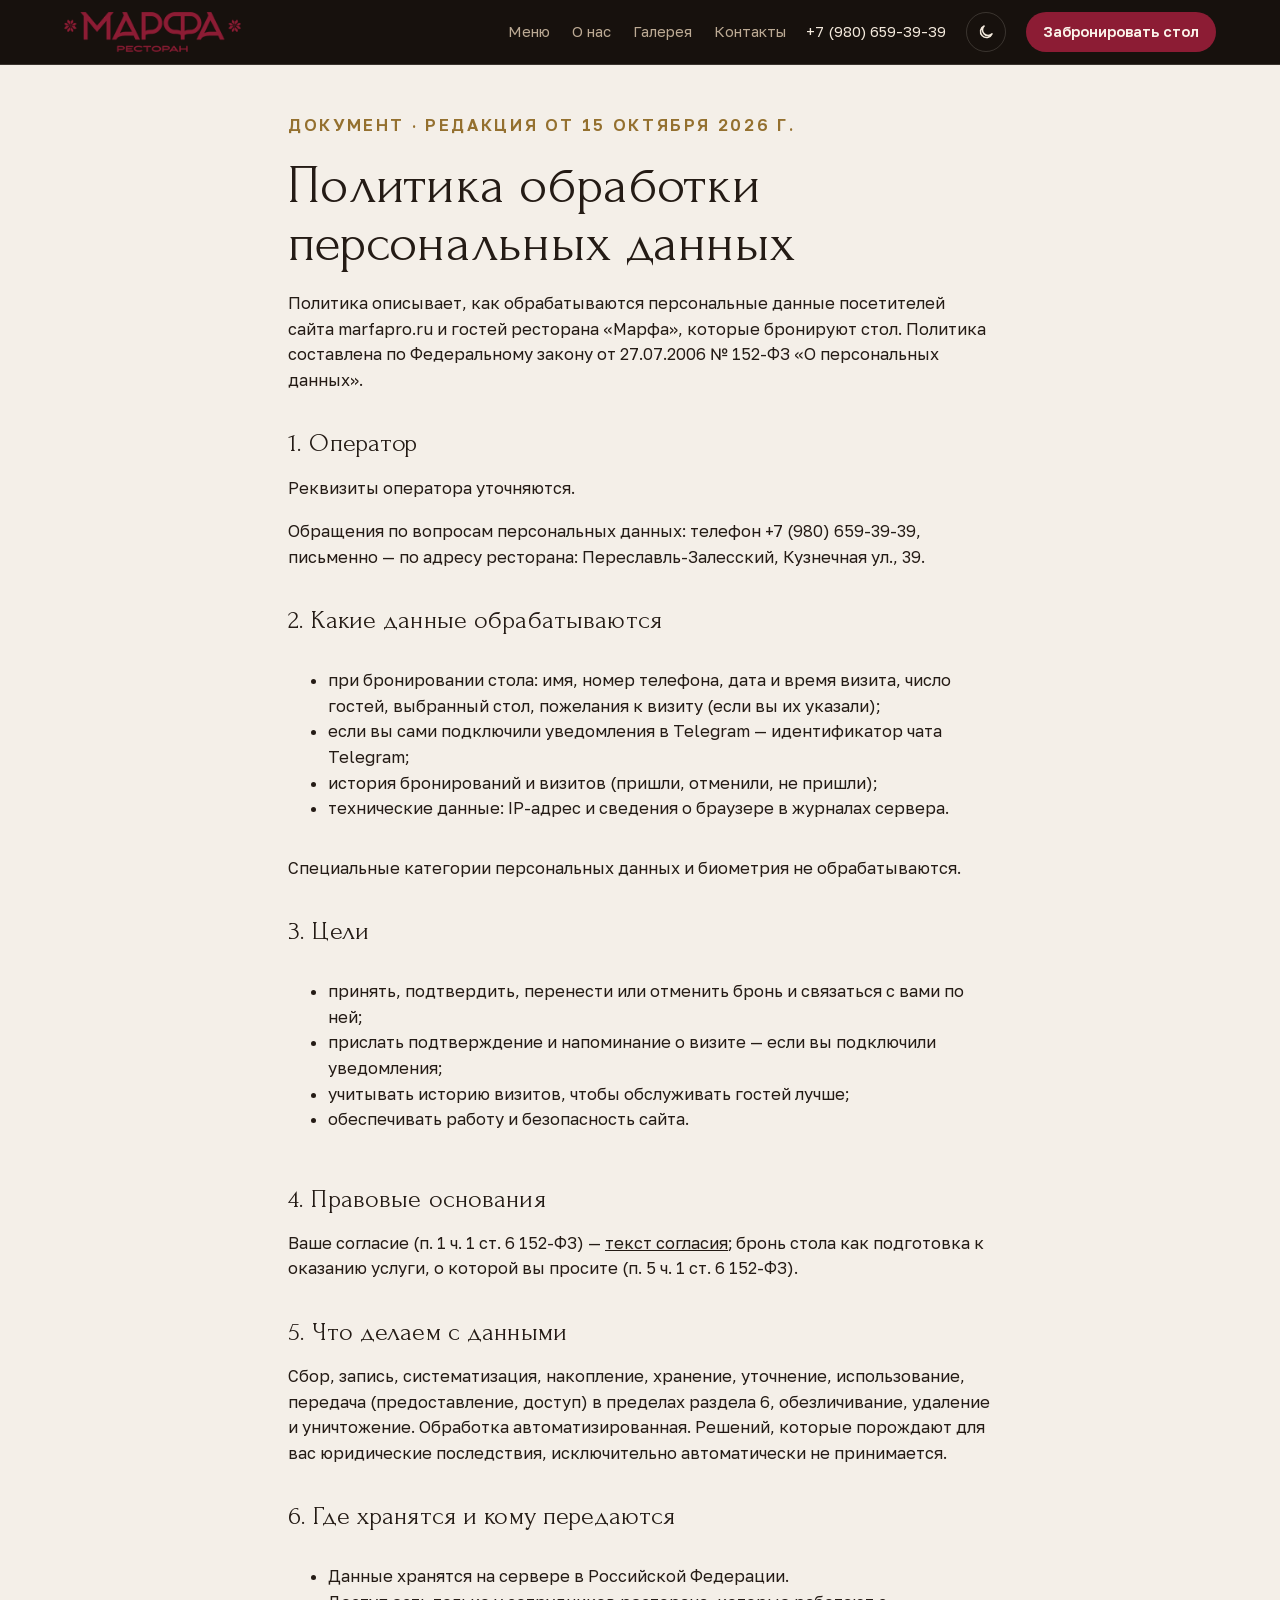
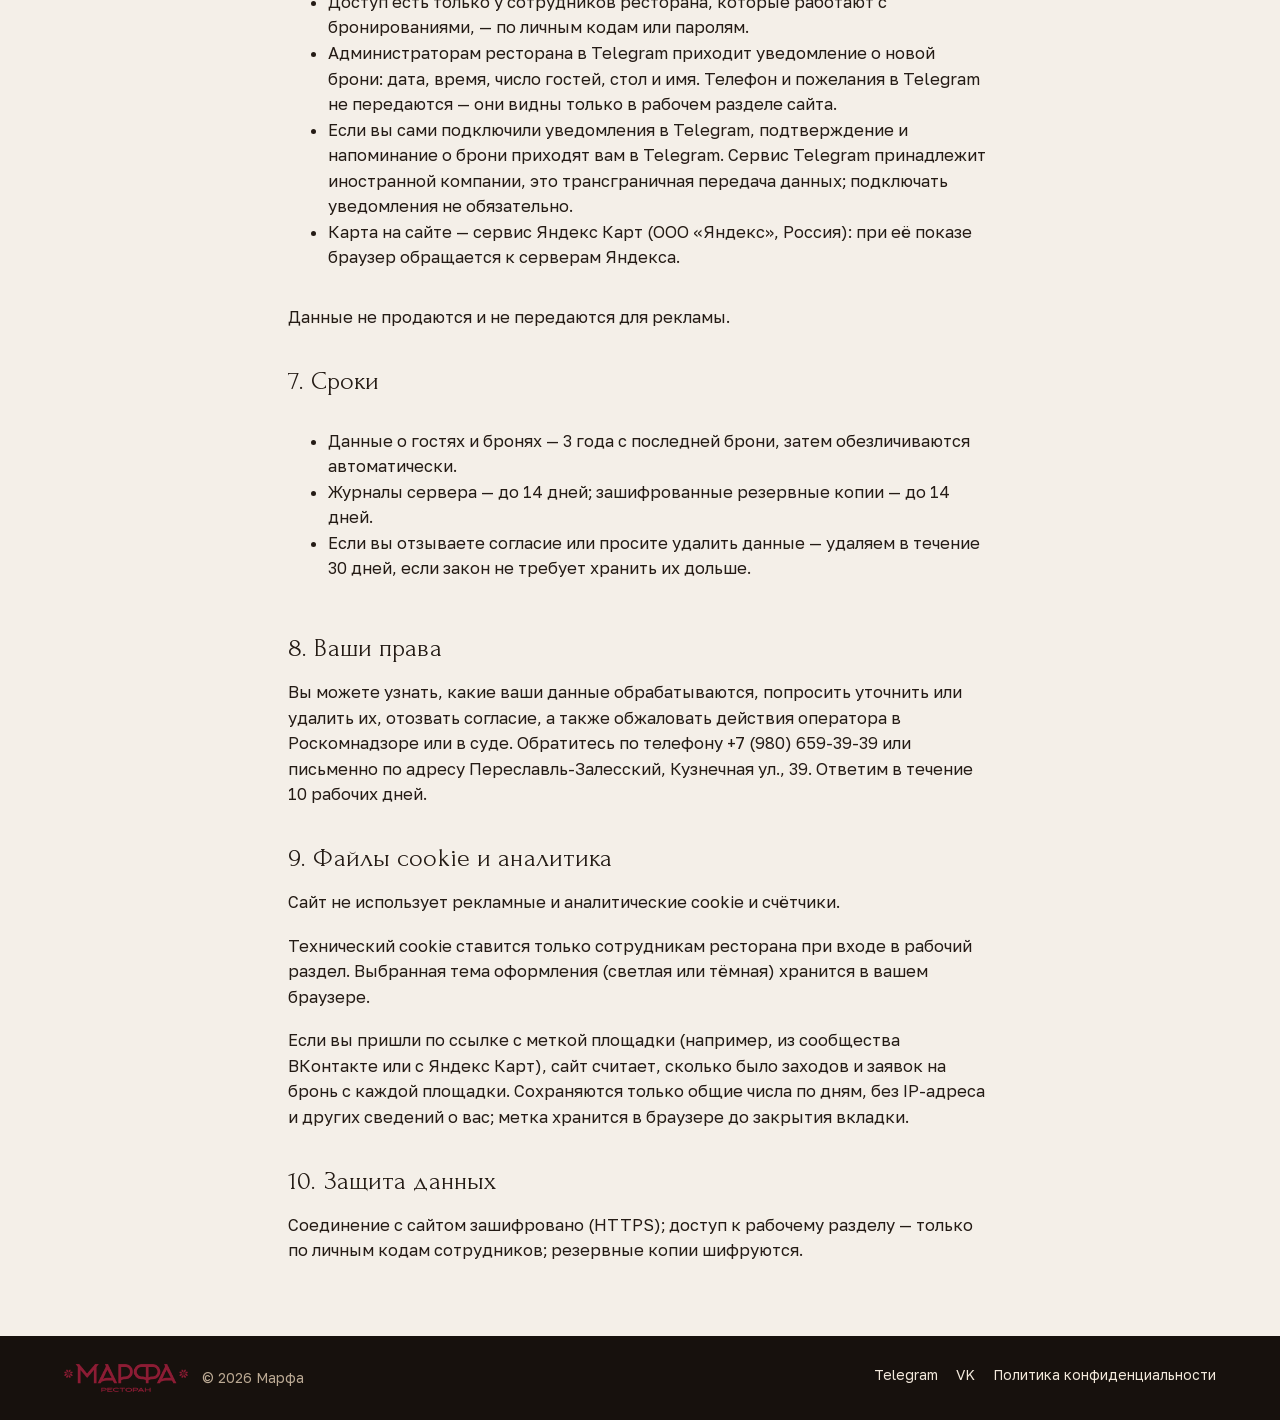
<file: privacy/index.html>
<!doctype html>
<html lang="ru" data-src="direct">
<head>
<meta charset="utf-8">
<meta name="viewport" content="width=device-width, initial-scale=1, viewport-fit=cover">
<title>Политика обработки персональных данных — «Марфа»</title>
<meta name="description" content="Как ресторан «Марфа» обрабатывает персональные данные гостей при бронировании столов на сайте marfapro.ru.">
<link rel="canonical" href="https://marfapro.ru/privacy/">
<meta property="og:type" content="restaurant">
<meta property="og:site_name" content="Марфа">
<meta property="og:title" content="Политика обработки персональных данных — «Марфа»">
<meta property="og:description" content="Как ресторан «Марфа» обрабатывает персональные данные гостей при бронировании столов на сайте marfapro.ru.">
<meta property="og:image" content="https://marfapro.ru/static/img/og-restoran.jpg">
<meta property="og:image:width" content="1200">
<meta property="og:image:height" content="630">
<meta property="og:locale" content="ru_RU">
<meta name="twitter:card" content="summary_large_image">
<meta name="theme-color" content="#17110d">
<link rel="icon" type="image/png" sizes="32x32" href="/icons/favicon-32.png">
<link rel="apple-touch-icon" href="/icons/apple-touch-icon.png">
<link rel="preload" href="/static/fonts/Forum-cyrillic.woff2" as="font" type="font/woff2" crossorigin>
<link rel="preload" href="/static/fonts/GolosText-cyrillic.woff2" as="font" type="font/woff2" crossorigin>
<link rel="stylesheet" href="/static/fonts/fonts.css">
<link rel="stylesheet" href="/static/site.css?v=1794163735">
<script>try { const t = localStorage.getItem('marfa-theme'); if (t) document.documentElement.dataset.theme = t; } catch (e) {}</script>
</head>
<body>
<header class="top">
  <div class="wrap">
    <a class="logo" href="/" aria-label="Ресторан Марфа — на главную"><img src="/static/img/logo-restoran-brand-96.png" alt="Ресторан Марфа" width="177" height="40"></a>
    <nav class="nav" aria-label="Разделы">
<a href="/menu/">Меню</a>      <a href="/#about">О нас</a>
      <a href="/#gallery">Галерея</a>
      <a href="/#contacts">Контакты</a>
    </nav>
    <a class="phone" href="tel:+79806593939">+7 (980) 659-39-39</a>
<a class="theme-btn call-btn" href="tel:+79806593939" aria-label="Позвонить: +7 (980) 659-39-39" title="Позвонить"><svg viewBox="0 0 24 24" width="18" height="18" aria-hidden="true"><path d="M6.6 3.5h2.6l1.4 4-1.9 1.3a12 12 0 0 0 6.5 6.5l1.3-1.9 4 1.4v2.6a2 2 0 0 1-2.1 2A16.5 16.5 0 0 1 4.6 5.6a2 2 0 0 1 2-2.1z" fill="none" stroke="currentColor" stroke-width="2" stroke-linejoin="round"/></svg></a>    <button type="button" class="theme-btn" id="theme-btn" aria-label="Сменить тему: светлая или тёмная" title="Светлая / тёмная тема">
      <svg class="i-sun" viewBox="0 0 24 24" width="18" height="18" aria-hidden="true"><circle cx="12" cy="12" r="4.5" fill="none" stroke="currentColor" stroke-width="2"/><path d="M12 2v2.5M12 19.5V22M2 12h2.5M19.5 12H22M4.9 4.9l1.8 1.8M17.3 17.3l1.8 1.8M4.9 19.1l1.8-1.8M17.3 6.7l1.8-1.8" stroke="currentColor" stroke-width="2" stroke-linecap="round"/></svg>
      <svg class="i-moon" viewBox="0 0 24 24" width="18" height="18" aria-hidden="true"><path d="M20 14.5A8 8 0 1 1 9.5 4a6.5 6.5 0 0 0 10.5 10.5z" fill="none" stroke="currentColor" stroke-width="2" stroke-linejoin="round"/></svg>
    </button>
    <a class="btn btn-brand" href="/booking/"><span class="b-long">Забронировать стол</span><span class="b-short">Бронь стола</span></a>
  </div>
  <nav class="subnav" aria-label="Разделы">
<a href="/menu/">Меню</a>    <a href="/#about">О нас</a>
    <a href="/#gallery">Галерея</a>
    <a href="/#contacts">Контакты</a>
  </nav>
</header>
<main class="wrap page">
  <p class="eyebrow">Документ · редакция от 15 октября 2026 г.</p>
  <h1>Политика обработки персональных данных</h1>
  <p>Политика описывает, как обрабатываются персональные данные посетителей сайта marfapro.ru и гостей ресторана «Марфа», которые бронируют стол. Политика составлена по Федеральному закону от 27.07.2006 № 152-ФЗ «О персональных данных».</p>

  <h2>1. Оператор</h2>
  <p>Реквизиты оператора уточняются.</p>
  <p>Обращения по вопросам персональных данных: телефон +7 (980) 659-39-39, письменно — по адресу ресторана: Переславль-Залесский, Кузнечная ул., 39.</p>

  <h2>2. Какие данные обрабатываются</h2>
  <ul>
    <li>при бронировании стола: имя, номер телефона, дата и время визита, число гостей, выбранный стол, пожелания к визиту (если вы их указали);</li>
    <li>если вы сами подключили уведомления в Telegram — идентификатор чата Telegram;</li>
    <li>история бронирований и визитов (пришли, отменили, не пришли);</li>
    <li>технические данные: IP-адрес и сведения о браузере в журналах сервера.</li>
  </ul>
  <p>Специальные категории персональных данных и биометрия не обрабатываются.</p>

  <h2>3. Цели</h2>
  <ul>
    <li>принять, подтвердить, перенести или отменить бронь и связаться с вами по ней;</li>
    <li>прислать подтверждение и напоминание о визите — если вы подключили уведомления;</li>
    <li>учитывать историю визитов, чтобы обслуживать гостей лучше;</li>
    <li>обеспечивать работу и безопасность сайта.</li>
  </ul>

  <h2>4. Правовые основания</h2>
  <p>Ваше согласие (п. 1 ч. 1 ст. 6 152-ФЗ) — <a href="/consent/">текст согласия</a>; бронь стола как подготовка к оказанию услуги, о которой вы просите (п. 5 ч. 1 ст. 6 152-ФЗ).</p>

  <h2>5. Что делаем с данными</h2>
  <p>Сбор, запись, систематизация, накопление, хранение, уточнение, использование, передача (предоставление, доступ) в пределах раздела 6, обезличивание, удаление и уничтожение. Обработка автоматизированная. Решений, которые порождают для вас юридические последствия, исключительно автоматически не принимается.</p>

  <h2>6. Где хранятся и кому передаются</h2>
  <ul>
    <li>Данные хранятся на сервере в Российской Федерации.</li>
    <li>Доступ есть только у сотрудников ресторана, которые работают с бронированиями, — по личным кодам или паролям.</li>
    <li>Администраторам ресторана в Telegram приходит уведомление о новой брони: дата, время, число гостей, стол и имя. Телефон и пожелания в Telegram не передаются — они видны только в рабочем разделе сайта.</li>
    <li>Если вы сами подключили уведомления в Telegram, подтверждение и напоминание о брони приходят вам в Telegram. Сервис Telegram принадлежит иностранной компании, это трансграничная передача данных; подключать уведомления не обязательно.</li>
    <li>Карта на сайте — сервис Яндекс Карт (ООО «Яндекс», Россия): при её показе браузер обращается к серверам Яндекса.</li>
  </ul>
  <p>Данные не продаются и не передаются для рекламы.</p>

  <h2>7. Сроки</h2>
  <ul>
    <li>Данные о гостях и бронях — 3 года с последней брони, затем обезличиваются автоматически.</li>
    <li>Журналы сервера — до 14 дней; зашифрованные резервные копии — до 14 дней.</li>
    <li>Если вы отзываете согласие или просите удалить данные — удаляем в течение 30 дней, если закон не требует хранить их дольше.</li>
  </ul>

  <h2>8. Ваши права</h2>
  <p>Вы можете узнать, какие ваши данные обрабатываются, попросить уточнить или удалить их, отозвать согласие, а также обжаловать действия оператора в Роскомнадзоре или в суде. Обратитесь по телефону +7 (980) 659-39-39 или письменно по адресу Переславль-Залесский, Кузнечная ул., 39. Ответим в течение 10 рабочих дней.</p>

  <h2 id="cookies">9. Файлы cookie и аналитика</h2>
  <p>Сайт не использует рекламные и аналитические cookie и счётчики.</p>
  <p>Технический cookie ставится только сотрудникам ресторана при входе в рабочий раздел. Выбранная тема оформления (светлая или тёмная) хранится в вашем браузере.</p>
  <p>Если вы пришли по ссылке с меткой площадки (например, из сообщества ВКонтакте или с Яндекс Карт), сайт считает, сколько было заходов и заявок на бронь с каждой площадки. Сохраняются только общие числа по дням, без IP-адреса и других сведений о вас; метка хранится в браузере до закрытия вкладки.</p>

  <h2>10. Защита данных</h2>
  <p>Соединение с сайтом зашифровано (HTTPS); доступ к рабочему разделу — только по личным кодам сотрудников; резервные копии шифруются.</p>
</main>
<script>
  // Светлая / тёмная тема: выбор хранится на устройстве (общий с кабинетом), без выбора — как в системе
  (function () {
    const KEY = 'marfa-theme', root = document.documentElement, btn = document.getElementById('theme-btn');
    const sys = matchMedia('(prefers-color-scheme: dark)');
    const dark = () => root.dataset.theme ? root.dataset.theme === 'dark' : sys.matches;
    const sync = () => { btn.classList.toggle('is-dark', dark()); btn.setAttribute('aria-pressed', String(dark())); };
    btn.addEventListener('click', () => {
      const t = dark() ? 'light' : 'dark';
      root.dataset.theme = t;
      try { localStorage.setItem(KEY, t); } catch (e) {}
      sync();
    });
    sys.addEventListener('change', sync);
    sync();
  })();
</script>
<script>
  // Телефон: при прокрутке вниз шапка уезжает (больше места для контента), при прокрутке вверх — возвращается
  (function () {
    const top = document.querySelector('.top'), mq = matchMedia('(max-width: 56rem)');
    if (!top) return;
    let last = scrollY, ticking = false;
    addEventListener('scroll', () => {
      if (ticking) return; ticking = true;
      requestAnimationFrame(() => {
        const y = scrollY, d = y - last;
        if (!mq.matches || y < 140 || top.contains(document.activeElement) && document.activeElement !== document.body) top.classList.remove('is-hidden');
        else if (d > 6) top.classList.add('is-hidden');
        else if (d < -6) top.classList.remove('is-hidden');
        if (Math.abs(d) > 6 || y < 140) last = y;
        ticking = false;
      });
    }, { passive: true });
  })();
</script>
<script>
  // Меню кабинета под именем: закрывается по клику мимо и по Esc
  (function () {
    const m = document.getElementById('me-menu'); if (!m) return;
    document.addEventListener('click', (e) => { if (m.open && !m.contains(e.target)) m.open = false; });
    document.addEventListener('keydown', (e) => { if (e.key === 'Escape' && m.open) { m.open = false; m.querySelector('summary').focus(); } });
  })();
</script>
<script>
  // Откуда пришёл гость (метки UTM и группа источника): запоминаем на время визита во вкладке и добавляем к ссылкам на бронь,
  // чтобы на странице «Источники» было видно, откуда пришла заявка. Модуль брони эти параметры не читает.
  (function () {
    const KEYS = ['utm_source', 'utm_medium', 'utm_campaign'];
    let tags = null, src = document.documentElement.dataset.src || '';
    try {
      const q = new URLSearchParams(location.search);
      if (q.get('utm_source')) { tags = {}; KEYS.forEach(k => { if (q.get(k)) tags[k] = q.get(k); }); sessionStorage.setItem('marfa-utm', JSON.stringify(tags)); }
      else if (!src) tags = JSON.parse(sessionStorage.getItem('marfa-utm') || 'null');
      if (src) { sessionStorage.setItem('marfa-src', src); if (!q.get('utm_source')) sessionStorage.removeItem('marfa-utm'); }
      else src = sessionStorage.getItem('marfa-src') || '';
      // Сразу на странице брони: источник — в адрес страницы (без перезагрузки), чтобы заявка его знала
      if (src && location.pathname === '/booking' && !q.get('src')) { q.set('src', src); history.replaceState(null, '', '/booking?' + q); }
    } catch (e) {}
    const p = new URLSearchParams(tags || {});
    if (src) p.set('src', src);
    if (![...p].length) return;
    document.querySelectorAll('a[href="/booking/"]').forEach(a => { a.href = '/booking?' + p; });
  })();
</script>
<footer class="foot">
  <div class="wrap">
    <span class="foot-brand"><img src="/static/img/logo-restoran-brand-96.png" alt="Ресторан Марфа" width="124" height="28" loading="lazy">© 2026 Марфа</span>
    <nav aria-label="Ссылки">
<a href="https://t.me/marfa_pz" rel="noopener" target="_blank">Telegram</a><a href="https://vk.ru/marfa_pz" rel="noopener" target="_blank">VK</a>      <a href="/privacy/">Политика конфиденциальности</a>
    </nav>
  </div>
</footer>
</body>
</html>
</file>
<file: static/fonts/fonts.css>
/* Шрифты хранятся на нашем сервере: быстрее, и адреса посетителей не уходят в Google */
@font-face { font-family: 'Forum'; font-style: normal; font-weight: 400; font-display: swap; src: url(/static/fonts/Forum-cyrillic.woff2) format('woff2'); unicode-range: U+0301, U+0400-045F, U+0490-0491, U+04B0-04B1, U+2116; }
@font-face { font-family: 'Forum'; font-style: normal; font-weight: 400; font-display: swap; src: url(/static/fonts/Forum-latin.woff2) format('woff2'); unicode-range: U+0000-00FF, U+0131, U+0152-0153, U+02BB-02BC, U+02C6, U+02DA, U+02DC, U+0304, U+0308, U+0329, U+2000-206F, U+20AC, U+2122, U+2191, U+2193, U+2212, U+2215, U+FEFF, U+FFFD; }
@font-face { font-family: 'Golos Text'; font-style: normal; font-weight: 400 700; font-display: swap; src: url(/static/fonts/GolosText-cyrillic.woff2) format('woff2'); unicode-range: U+0301, U+0400-045F, U+0490-0491, U+04B0-04B1, U+2116; }
@font-face { font-family: 'Golos Text'; font-style: normal; font-weight: 400 700; font-display: swap; src: url(/static/fonts/GolosText-latin.woff2) format('woff2'); unicode-range: U+0000-00FF, U+0131, U+0152-0153, U+02BB-02BC, U+02C6, U+02DA, U+02DC, U+0304, U+0308, U+0329, U+2000-206F, U+20AC, U+2122, U+2191, U+2193, U+2212, U+2215, U+FEFF, U+FFFD; }
</file>
<file: static/site.css>
/* Публичный сайт «Марфа». Тёплая «печная» гамма вокруг бордового из значка, светлая и тёмная темы. */
:root {
  --bg: #f4efe8; --surface: #fffbf5; --sunk: #ebe3d8; --fg: #241b15; --muted: #74675a; --line: #e0d5c7;
  --brand: #8c1c34; --brand-ink: #fbf3ea; --brass: #94702f;
  --ink: #17110d; --ink-2: #221913; --ink-fg: #f3e9dc; --ink-muted: #bcaa94; --ink-line: rgba(243, 233, 220, .16);
  --font-display: "Forum", "Times New Roman", serif;
  --font-body: "Golos Text", -apple-system, "Segoe UI", Roboto, Arial, sans-serif;
  --r: 12px;
  --gutter: max(16px, env(safe-area-inset-left, 0px));
  --gutter-r: max(16px, env(safe-area-inset-right, 0px));
  color-scheme: light;
}
@media (prefers-color-scheme: dark) { :root:not([data-theme="light"]) {
  --bg: #13100d; --surface: #1c1713; --sunk: #251f19; --fg: #efe5d8; --muted: #a8998a; --line: #342b23;
  --brand: #d66b7e; --brand-ink: #1a110e; --brass: #cfa65f; color-scheme: dark; } }
:root[data-theme="dark"] {
  --bg: #13100d; --surface: #1c1713; --sunk: #251f19; --fg: #efe5d8; --muted: #a8998a; --line: #342b23;
  --brand: #d66b7e; --brand-ink: #1a110e; --brass: #cfa65f; color-scheme: dark; }

*, *::before, *::after { box-sizing: border-box; }
html { -webkit-text-size-adjust: 100%; scroll-behavior: smooth; scroll-padding-top: 5rem; }
/* Под коротким контентом (бронь, 404) и при «оттягивании» страницы — цвет шапки и подвала, а не светлая полоса */
html:has(> body > .foot) { background: var(--ink); }
body { margin: 0; background: var(--bg); color: var(--fg); font-family: var(--font-body); font-size: 16px; line-height: 1.55; }
img { max-width: 100%; display: block; }
[hidden] { display: none !important; }
a { color: inherit; }
h1, h2, h3 { font-family: var(--font-display); font-weight: 400; margin: 0; text-wrap: balance; letter-spacing: .005em; line-height: 1.08; }
p { margin: 0; }
:focus-visible { outline: 2px solid var(--brass); outline-offset: 3px; border-radius: 4px; }
.wrap { max-width: 74rem; margin-inline: auto; padding-left: var(--gutter); padding-right: var(--gutter-r); }
.eyebrow { font-size: 12.5px; letter-spacing: .16em; text-transform: uppercase; color: var(--brass); font-weight: 600; }
.muted { color: var(--muted); }
@media (prefers-reduced-motion: reduce) { html { scroll-behavior: auto; } * { transition: none !important; animation: none !important; } }

/* Кнопки */
.btn { display: inline-flex; align-items: center; justify-content: center; gap: 8px; min-height: 46px; padding: 0 22px; border-radius: 999px;
  border: 1px solid transparent; font: inherit; font-weight: 600; font-size: 15.5px; text-decoration: none; cursor: pointer; white-space: nowrap; }
.btn-brand { background: #8c1c34; color: #fbf3ea; }
.btn-brand:hover { background: #a3233f; }
.btn-ghost { border-color: var(--ink-line); color: var(--ink-fg); }
.btn-ghost:hover { border-color: var(--ink-muted); }
.btn-line { border-color: var(--line); color: var(--fg); background: var(--surface); }
.btn-line:hover { border-color: var(--muted); }

/* Шапка */
.top { position: sticky; top: 0; z-index: 30; background: var(--ink); color: var(--ink-fg); padding-top: env(safe-area-inset-top, 0px);
  border-bottom: 1px solid var(--ink-line); }
.top .wrap { display: flex; align-items: center; gap: 20px; min-height: 64px; }
.logo { display: inline-flex; align-items: center; flex: none; }
.logo img { height: 40px; width: auto; }
@media (max-width: 26rem) { .logo img { height: 30px; } }
.nav { display: flex; gap: 22px; margin-left: auto; font-size: 15px; }
.nav a { color: var(--ink-muted); text-decoration: none; }
.nav a:hover, .nav a[aria-current="page"] { color: var(--ink-fg); }
.top .phone { color: var(--ink-fg); text-decoration: none; font-variant-numeric: tabular-nums; white-space: nowrap; font-size: 15px; }
.top .btn { min-height: 40px; padding: 0 16px; font-size: 14.5px; }
.subnav { display: none; }
@media (max-width: 56rem) {
  .nav, .top .phone { display: none; }
  .top .btn { margin-left: auto; }
  .subnav { display: flex; gap: 6px; overflow-x: auto; padding: 0 var(--gutter-r) 10px var(--gutter); scrollbar-width: none; }
  .subnav::-webkit-scrollbar { display: none; }
  .subnav a { flex: none; color: var(--ink-muted); text-decoration: none; font-size: 14px; padding: 5px 11px; border: 1px solid var(--ink-line); border-radius: 999px; }
  .subnav a[aria-current="page"] { color: var(--ink-fg); border-color: var(--ink-muted); }
}

/* Первый экран */
.hero { background: var(--ink); color: var(--ink-fg); }
.hero .wrap { display: grid; grid-template-columns: minmax(0, 1fr) minmax(0, 1.05fr); gap: 40px; align-items: center; padding-block: 44px 56px; }
.hero h1 { font-size: clamp(42px, 6.2vw, 76px); margin-top: 14px; }
.hero .lead { color: var(--ink-muted); font-size: 18px; max-width: 32ch; margin-top: 16px; }
.hero .actions { display: flex; gap: 10px; flex-wrap: wrap; margin-top: 26px; }
.facts { display: flex; flex-wrap: wrap; gap: 14px 30px; margin-top: 32px; padding-top: 22px; border-top: 1px solid var(--ink-line); font-size: 13.5px; color: var(--ink-muted); }
.facts b { display: block; font-family: var(--font-display); font-weight: 400; font-size: 24px; color: var(--ink-fg); line-height: 1.2; font-variant-numeric: tabular-nums; }
.collage { display: grid; grid-template-columns: 1.25fr 1fr; grid-template-rows: 1fr 1fr; gap: 12px; aspect-ratio: 1 / 1; max-width: 100%; }
.collage figure { margin: 0; overflow: hidden; border-radius: var(--r); background: var(--ink-2); }
.collage figure:first-child { grid-row: 1 / 3; }
.collage img { width: 100%; height: 100%; object-fit: cover; }
@media (max-width: 56rem) {
  .hero .wrap { grid-template-columns: 1fr; gap: 28px; padding-block: 28px 36px; }
  .collage { aspect-ratio: 4 / 3; }
}

/* Секции */
.section { padding-block: 64px; }
.section + .section { padding-top: 0; }
.section-head { display: flex; justify-content: space-between; align-items: end; gap: 16px 24px; flex-wrap: wrap; margin-bottom: 26px; }
.section-head h2 { font-size: clamp(32px, 4.4vw, 50px); margin-top: 8px; }
@media (max-width: 40rem) { .section { padding-block: 44px; } }

/* Хиты */
.hits { display: grid; grid-template-columns: repeat(3, minmax(0, 1fr)); gap: 18px; }
.hit { display: grid; gap: 12px; }
.hit figure { margin: 0; overflow: hidden; border-radius: var(--r); aspect-ratio: 4 / 5; background: var(--sunk); }
.hit img { width: 100%; height: 100%; object-fit: cover; transition: transform .6s ease; }
.hit:hover img { transform: scale(1.03); }
.hit h3 { font-size: 26px; }
.hit .price { color: var(--muted); font-variant-numeric: tabular-nums; }
@media (max-width: 40rem) {
  .hits { grid-auto-flow: column; grid-template-columns: none; grid-auto-columns: 72%; overflow-x: auto; scroll-snap-type: x mandatory;
    margin-right: calc(-1 * var(--gutter-r)); padding-right: var(--gutter-r); scrollbar-width: none; }
  .hits::-webkit-scrollbar { display: none; }
  .hit { scroll-snap-align: start; }
}

/* О ресторане */
.about { display: grid; grid-template-columns: minmax(0, 1.1fr) minmax(0, 1fr); gap: 40px; align-items: center; }
.about .text { display: grid; gap: 18px; }
.about .text p { font-size: 18px; max-width: 46ch; }
.about figure { margin: 0; border-radius: var(--r); overflow: hidden; aspect-ratio: 4 / 5; max-height: 34rem; }
.about figure img { width: 100%; height: 100%; object-fit: cover; }
.tags { display: flex; flex-wrap: wrap; gap: 8px; }
.tags span { border: 1px solid var(--line); background: var(--surface); border-radius: 999px; padding: 6px 14px; font-size: 14px; }
@media (max-width: 56rem) { .about { grid-template-columns: 1fr; } .about figure { aspect-ratio: 4 / 3; } }

/* Галерея */
.gallery { display: grid; grid-template-columns: repeat(4, minmax(0, 1fr)); grid-auto-rows: 15rem; gap: 12px; grid-auto-flow: dense; }
.gallery figure { margin: 0; overflow: hidden; border-radius: var(--r); background: var(--sunk); position: relative; }
.gallery figure:nth-child(6n + 1) { grid-column: span 2; grid-row: span 2; }
/* Следующие крупные — широкие в одну строку: 8 фото ровно заполняют сетку без пустых клеток (и на 4, и на 2 колонки) */
.gallery figure:nth-child(6n + 1):not(:first-child) { grid-row: span 1; }
.gallery img { width: 100%; height: 100%; object-fit: cover; }
.gallery figcaption { position: absolute; left: 0; right: 0; bottom: 0; padding: 24px 12px 10px; font-size: 13.5px; color: #f3e9dc;
  background: linear-gradient(transparent, rgba(0, 0, 0, .55)); }
@media (max-width: 56rem) { .gallery { grid-template-columns: repeat(2, minmax(0, 1fr)); grid-auto-rows: 11rem; } }

/* Контакты */
.contacts { display: grid; grid-template-columns: minmax(0, .9fr) minmax(0, 1.1fr); gap: 28px; align-items: stretch; }
.card { background: var(--surface); border: 1px solid var(--line); border-radius: var(--r); padding: 26px; display: grid; gap: 18px; align-content: start; }
.kv { display: grid; grid-template-columns: 7rem minmax(0, 1fr); gap: 10px 14px; margin: 0; }
.kv dt { color: var(--muted); }
.kv dd { margin: 0; }
.kv a { text-decoration: none; border-bottom: 1px solid var(--line); }
.socials { display: flex; flex-wrap: wrap; gap: 8px; }
.map { min-height: 22rem; border-radius: var(--r); overflow: hidden; border: 1px solid var(--line); background: var(--sunk); }
.map iframe { width: 100%; height: 100%; min-height: 22rem; border: 0; display: block; }
@media (max-width: 56rem) { .contacts { grid-template-columns: 1fr; } }
@media (max-width: 30rem) { .kv { grid-template-columns: 1fr; gap: 2px; } .kv dd { margin-bottom: 10px; } }

/* Меню */
.menu-head { background: var(--ink); color: var(--ink-fg); }
.menu-head .wrap { padding-block: 36px 30px; display: grid; gap: 10px; }
.menu-head h1 { font-size: clamp(40px, 6vw, 64px); }
.menu-head p { color: var(--ink-muted); }
.cats { position: sticky; top: calc(64px + env(safe-area-inset-top, 0px)); z-index: 20; background: var(--bg); border-bottom: 1px solid var(--line); }
.cats .wrap { display: flex; gap: 6px; overflow-x: auto; padding-block: 10px; scrollbar-width: none; }
.cats .wrap::-webkit-scrollbar { display: none; }
.cats a { flex: none; text-decoration: none; padding: 7px 14px; border-radius: 999px; border: 1px solid var(--line); background: var(--surface); font-size: 14.5px; }
.cats a.on { background: var(--fg); color: var(--bg); border-color: var(--fg); }
@media (max-width: 56rem) { .cats { top: calc(108px + env(safe-area-inset-top, 0px)); } }
.menu-cat { padding-block: 40px 8px; scroll-margin-top: 9rem; }
.menu-cat h2 { font-size: clamp(30px, 4vw, 42px); }
.menu-cat .note { color: var(--muted); margin-top: 4px; }
.dishes { display: grid; grid-template-columns: repeat(auto-fill, minmax(min(100%, 16rem), 1fr)); gap: 26px 20px; margin-top: 22px; }
.dish { display: grid; gap: 10px; align-content: start; }
.dish figure { margin: 0; border-radius: var(--r); overflow: hidden; aspect-ratio: 4 / 5; background: var(--sunk); }
.dish img { width: 100%; height: 100%; object-fit: cover; }
.dish .t { display: flex; justify-content: space-between; align-items: baseline; gap: 12px; }
.dish h3 { font-size: 23px; }
.price { font-variant-numeric: tabular-nums; font-weight: 600; white-space: nowrap; }
.dish p { color: var(--muted); font-size: 14.5px; }
.dish .w { color: var(--muted); font-size: 13px; }
@media (max-width: 40rem) {
  .dishes { grid-template-columns: repeat(2, minmax(0, 1fr)); gap: 22px 12px; }
  .dish h3 { font-size: 19px; }
  .dish .t { display: grid; gap: 2px; }
  .dish p { font-size: 13.5px; }
}
.badge { justify-self: start; font-size: 11.5px; letter-spacing: .1em; text-transform: uppercase; color: var(--brass); font-weight: 600; }
.plain { list-style: none; margin: 22px 0 0; padding: 0; display: grid; grid-template-columns: repeat(auto-fill, minmax(min(100%, 22rem), 1fr)); gap: 0 36px; }
.plain li { display: grid; grid-template-columns: minmax(0, 1fr) auto; gap: 2px 16px; padding: 14px 0; border-bottom: 1px solid var(--line); }
.plain b { font-weight: 500; }
.plain p { grid-column: 1 / -1; color: var(--muted); font-size: 14.5px; }

/* Простые страницы */
.page { padding-block: 48px 72px; display: grid; gap: 18px; max-width: 46rem; }
.page h1 { font-size: clamp(36px, 5vw, 54px); }
.page h2 { font-size: 26px; margin-top: 18px; }
.page p, .page li { font-size: 16.5px; }

/* Подвал */
.foot { background: var(--ink); color: var(--ink-muted); font-size: 14px; padding-bottom: env(safe-area-inset-bottom, 0px); }
.foot .wrap { display: flex; justify-content: space-between; gap: 14px 28px; flex-wrap: wrap; padding-block: 28px; }
.foot a { color: var(--ink-fg); text-decoration: none; }
.foot nav { display: flex; gap: 18px; flex-wrap: wrap; }
/* Ссылки подвала — удобная зона нажатия на телефоне (≥44px), без изменения вида */
.foot nav { margin-block: -11px; }
.foot nav a { display: inline-block; padding-block: 11px; }
.foot .legal { flex-basis: 100%; order: 3; font-size: 12.5px; max-width: 70ch; opacity: .85; }
.foot-brand { display: inline-flex; align-items: center; gap: 14px; flex-wrap: wrap; }
.foot-brand img { height: 28px; width: auto; }

/* Бронирование (booking_form.html, booking.js) */
:root { --ok: #2e7a4c; --warn: #9c650f; --bad: #ad3f2c; --info: #2f5fae; }
@media (prefers-color-scheme: dark) { :root:not([data-theme="light"]) { --ok: #6cc28f; --warn: #e0a64a; --bad: #e8826f; --info: #7aa7e8; } }
:root[data-theme="dark"] { --ok: #6cc28f; --warn: #e0a64a; --bad: #e8826f; --info: #7aa7e8; }
.bk { padding-block: 32px 64px; display: grid; gap: 22px; }
.bk-head { display: grid; gap: 8px; max-width: 46rem; }
.bk-head h1 { font-size: clamp(36px, 5vw, 54px); }
.bk-note { background: var(--sunk); border-radius: var(--r); padding: 10px 14px; font-size: 14px; }
.bk-grid { display: grid; grid-template-columns: minmax(0, 1fr) 20rem; gap: 20px; align-items: start; }
.bk-main { display: grid; gap: 16px; min-width: 0; }
.bk-card { background: var(--surface); border: 1px solid var(--line); border-radius: var(--r); padding: 20px; display: grid; gap: 16px; min-width: 0; }
.bk-card h2 { font-size: 26px; }
.bk-row { display: flex; justify-content: space-between; align-items: baseline; gap: 8px 16px; flex-wrap: wrap; }
.bk-field { display: grid; gap: 7px; min-width: 0; }
.bk-label { font-size: 13.5px; color: var(--muted); font-weight: 500; }
.bk-days { display: flex; gap: 6px; overflow-x: auto; padding-bottom: 4px; scrollbar-width: thin; }
.bk-day { flex: none; width: 3.6rem; border: 1px solid var(--line); background: var(--bg); color: var(--fg); border-radius: 10px; padding: 7px 0; line-height: 1.2; font: inherit; cursor: pointer; }
.bk-day small { display: block; font-size: 11.5px; color: var(--muted); }
.bk-day b { font-size: 18px; font-weight: 600; }
.bk-day[aria-checked="true"] { background: var(--brand); border-color: var(--brand); color: var(--brand-ink); }
.bk-day[aria-checked="true"] small { color: inherit; opacity: .85; }
.bk-stepper { display: inline-flex; align-items: center; border: 1px solid var(--line); border-radius: 999px; overflow: hidden; justify-self: start; }
.bk-stepper button { width: 46px; height: 44px; border: 0; background: var(--bg); color: var(--fg); font-size: 20px; cursor: pointer; }
.bk-stepper button:disabled { opacity: .35; cursor: default; }
.bk-stepper output { min-width: 6.5rem; text-align: center; font-weight: 600; }
.bk-slots { display: grid; grid-template-columns: repeat(auto-fill, minmax(4.6rem, 1fr)); gap: 6px; }
.bk-slots p { grid-column: 1 / -1; }
.bk-slot { border: 1px solid var(--line); background: var(--bg); color: var(--fg); border-radius: 9px; padding: 9px 0; font: inherit; font-variant-numeric: tabular-nums; cursor: pointer; }
.bk-slot:disabled { opacity: .4; text-decoration: line-through; cursor: not-allowed; }
.bk-slot[aria-checked="true"] { background: var(--brand); border-color: var(--brand); color: var(--brand-ink); font-weight: 600; }
.bk-legend { display: flex; gap: 14px; flex-wrap: wrap; font-size: 13px; color: var(--muted); }
.bk-legend i { display: inline-block; width: 11px; height: 11px; border-radius: 3px; margin-right: 5px; vertical-align: -1px; }
.lg-free { border: 2px solid var(--ok); } .lg-busy { background: var(--line); } .lg-small { border: 1.5px dashed var(--muted); }
.bk-floor { width: 100%; height: auto; display: block; background: var(--sunk); border-radius: 10px; }
.bk-floor text { font-family: var(--font-body); font-size: 26px; font-weight: 600; fill: var(--fg); pointer-events: none; }
.bk-floor text.seats { font-size: 15px; font-weight: 400; fill: var(--muted); }
.bk-floor .chair { fill: var(--line); }
.bk-floor .top { stroke-width: 2.5; }
.bk-floor .free .top { fill: var(--surface); stroke: var(--ok); }
.bk-floor .free, .bk-floor .sel { cursor: pointer; }
.bk-floor .free:hover .top { fill: var(--bg); }
.bk-floor .busy .top { fill: var(--line); stroke: var(--line); }
.bk-floor .busy text { fill: var(--muted); }
.bk-floor .small .top { fill: var(--surface); stroke: var(--muted); stroke-dasharray: 6 5; }
.bk-floor .small text { fill: var(--muted); }
.bk-floor .sel .top { fill: var(--brand); stroke: var(--brand); }
.bk-floor .sel .chair { fill: var(--brand); opacity: .55; }
.bk-floor .sel text { fill: var(--brand-ink); }
.bk-floor g:focus-visible { outline: none; }
.bk-floor g:focus-visible .top { stroke: var(--brass); stroke-width: 5; }
.bk-two { display: grid; grid-template-columns: 1fr 1fr; gap: 12px; }
.bk-card input, .bk-card textarea { font: inherit; font-size: 16px; padding: 11px 12px; border: 1px solid var(--line); border-radius: 9px; background: var(--bg); color: var(--fg); width: 100%; }
.bk-hp { position: absolute; left: -9999px; width: 1px; height: 1px; overflow: hidden; }
.bk-check { display: flex; gap: 9px; align-items: flex-start; font-size: 14px; color: var(--muted); }
.bk-check input { width: 18px; height: 18px; margin-top: 2px; flex: none; }
.bk-summary { position: sticky; top: calc(80px + env(safe-area-inset-top, 0px)); }
.bk-summary dl { display: grid; grid-template-columns: auto 1fr; gap: 8px 14px; margin: 0; }
.bk-summary dt { color: var(--muted); } .bk-summary dd { margin: 0; text-align: right; font-weight: 500; }
.bk-submit { width: 100%; }
.bk-submit:disabled { opacity: .45; cursor: not-allowed; }
.bk-small { font-size: 13px; }
.bk-error { color: var(--bad); font-size: 14.5px; }
.bk-ok { color: var(--ok); }
.bk-done { border-color: var(--ok); max-width: 40rem; }
.bk-done .btn { justify-self: start; }
.bk-pill { display: inline-flex; align-items: center; gap: 6px; border-radius: 999px; padding: 3px 11px; font-size: 13.5px; font-weight: 500; background: var(--sunk); }
.bk-pill::before { content: ""; width: 7px; height: 7px; border-radius: 50%; background: currentColor; }
.st-pending { color: var(--warn); } .st-confirmed { color: var(--info); } .st-arrived { color: var(--ok); }
.st-cancelled, .st-declined { color: var(--muted); } .st-noshow { color: var(--bad); }
@media (max-width: 56rem) {
  .bk-grid { grid-template-columns: 1fr; }
  .bk-summary { position: sticky; bottom: 0; top: auto; z-index: 10; border-radius: var(--r) var(--r) 0 0; padding-bottom: max(16px, env(safe-area-inset-bottom, 0px));
    box-shadow: 0 -6px 20px rgba(0, 0, 0, .12); gap: 10px; }
  .bk-summary dl { grid-template-columns: repeat(4, auto); gap: 2px 10px; font-size: 13.5px; }
  .bk-summary dt { grid-row: 1; } .bk-summary dd { grid-row: 2; text-align: left; }
  .bk-summary .eyebrow, .bk-small { display: none; }
}
@media (max-width: 30rem) { .bk-two { grid-template-columns: 1fr; } .bk-card { padding: 16px; } }

/* Частые вопросы */
.faq { display: grid; gap: 8px; max-width: 52rem; }
.faq details { background: var(--surface); border: 1px solid var(--line); border-radius: var(--r); padding: 4px 18px; }
.faq summary { cursor: pointer; padding: 12px 0; font-weight: 600; font-size: 17px; list-style-position: outside; }
.faq details p { padding: 0 0 14px; color: var(--muted); max-width: 60ch; }

/* Плашка согласия на Яндекс Метрику */
.consent-bar { position: fixed; left: 0; right: 0; bottom: 0; z-index: 40; background: var(--surface); border-top: 1px solid var(--line);
  box-shadow: 0 -6px 20px rgba(0, 0, 0, .12); display: flex; gap: 12px 20px; align-items: center; justify-content: center; flex-wrap: wrap;
  padding: 12px var(--gutter-r) max(12px, env(safe-area-inset-bottom, 0px)) var(--gutter); font-size: 14px; }
.consent-bar p { max-width: 60ch; }
.consent-bar div { display: flex; gap: 8px; }
.consent-bar .btn { min-height: 40px; padding: 0 16px; }

/* Меню: разделы на подложке со значками, как в бумажном меню */
.menu-body { display: grid; gap: 18px; padding-top: 28px; }
.menu-group { font-size: clamp(34px, 4.6vw, 48px); margin-top: 18px; scroll-margin-top: 9rem; display: flex; align-items: center; gap: 16px; }
.menu-group::after { content: ""; flex: 1; height: 1px; background: var(--line); }
.menu-body .menu-cat { padding: 22px 24px 10px; background: var(--surface); border: 1px solid var(--line); border-radius: 16px; }
.menu-cat-head { display: flex; align-items: center; gap: 14px; }
.menu-cat-head h3 { font-size: clamp(26px, 3.2vw, 34px); }
.menu-cat-head .note { margin-top: 2px; }
.menu-ico { flex: none; display: grid; place-items: center; width: 48px; height: 48px; border-radius: 50%; color: var(--brand);
  background: var(--sunk); border: 1px solid var(--line); }
.menu-body .plain { margin-top: 12px; }
.menu-body .plain li:last-child { border-bottom: 0; }
.plain .badge { font-size: 10.5px; vertical-align: 2px; margin-left: 4px; }
.cats a { display: inline-flex; align-items: center; gap: 6px; }
.cats a .mi { color: var(--brand); }
.cats a.on .mi { color: inherit; }
@media (max-width: 40rem) {
  .menu-body .menu-cat { padding: 16px 16px 6px; border-radius: 14px; }
  .menu-ico { width: 40px; height: 40px; }
  .menu-ico .mi { width: 22px; height: 22px; }
}

/* Кнопка темы в шапке: в тёмной теме показываем солнце (переключить на светлую), в светлой — луну */
.theme-btn { flex: none; display: inline-grid; place-items: center; width: 40px; height: 40px; padding: 0; border-radius: 50%;
  border: 1px solid var(--ink-line); background: transparent; color: var(--ink-fg); cursor: pointer; }
.theme-btn:hover { border-color: var(--ink-muted); }
.theme-btn .i-sun { display: none; }
.theme-btn.is-dark .i-sun { display: block; } .theme-btn.is-dark .i-moon { display: none; }
@media (max-width: 56rem) { .top .theme-btn { margin-left: auto; } .top .theme-btn ~ .btn { margin-left: 0; } }
/* Кнопка звонка — только на телефоне (на компьютере номер виден в шапке) */
.top .call-btn { display: none; text-decoration: none; }
@media (max-width: 56rem) {
  .top .call-btn { display: inline-grid; margin-left: auto; }
  .top .call-btn ~ .theme-btn { margin-left: 0; }
  /* Шапка уезжает при прокрутке вниз; полоса разделов меню поднимается следом */
  .top { transition: transform .25s ease; }
  .top.is-hidden { transform: translateY(-100%); }
  .cats { transition: top .25s ease; }
  .top.is-hidden ~ main .cats { top: env(safe-area-inset-top, 0px); }
}
@media (prefers-reduced-motion: reduce) { .top, .cats { transition: none; } }
/* Узкие телефоны (360 и меньше): логотип, звонок, тема и бронь помещаются в одну строку */
@media (max-width: 24rem) {
  .logo img { height: 26px; }
  .top .wrap { gap: 8px; }
  .top .btn { padding: 0 12px; }
}
@media (max-width: 21rem) { .top #theme-btn { display: none; } .hero .wrap .actions { grid-template-columns: 1fr; } }
.b-short { display: none; }
@media (max-width: 26rem) {
  .top .wrap { gap: 10px; }
  .theme-btn { width: 36px; height: 36px; }
  .top .btn { padding: 0 14px; }
  .top .b-long { display: none; } .top .b-short { display: inline; }
}

.test-strip { background: repeating-linear-gradient(135deg, #f0c24b 0 14px, #e9b52f 14px 28px); color: #241b15; text-align: center;
  font-size: 13px; font-weight: 600; padding: 4px max(16px, env(safe-area-inset-right, 0px)) 4px max(16px, env(safe-area-inset-left, 0px)); }

/* Вход в кабинет */
.auth { padding-block: 32px 56px; display: grid; justify-items: center; }
.auth-card { width: min(100%, 25rem); background: var(--surface); border: 1px solid var(--line); border-radius: 16px; padding: 26px;
  display: grid; gap: 16px; }
.auth-card h1 { font-size: 34px; }
.auth-card form { display: grid; gap: 14px; }
.auth-card label { display: grid; gap: 6px; font-size: 14px; color: var(--muted); }
.auth-card input { font: inherit; font-size: 16px; color: var(--fg); background: var(--bg); border: 1px solid var(--line); border-radius: 10px; padding: 11px 12px; width: 100%; }
.auth-card input:focus-visible { outline: 2px solid var(--brass); outline-offset: 1px; }
.auth-card .code { font-size: 24px; letter-spacing: .3em; text-align: center; font-variant-numeric: tabular-nums; }
.auth-card .btn { width: 100%; }
.auth-steps { display: flex; gap: 8px; font-size: 13px; color: var(--muted); }
.auth-steps b { color: var(--fg); }
.auth-note { font-size: 13.5px; color: var(--muted); }
.auth-ok { font-size: 14px; color: var(--fg); background: var(--sunk); border-radius: 10px; padding: 10px 12px; }
.auth-err { font-size: 14px; color: #a3233f; background: var(--sunk); border-radius: 10px; padding: 10px 12px; }
:root[data-theme="dark"] .auth-err { color: #e57b8e; }
@media (prefers-color-scheme: dark) { :root:not([data-theme="light"]) .auth-err { color: #e57b8e; } }
.auth-alt { display: grid; gap: 8px; font-size: 13.5px; color: var(--muted); border-top: 1px solid var(--line); padding-top: 14px; }
.auth-alt button { font: inherit; color: var(--fg); background: none; border: 0; padding: 0; text-decoration: underline; cursor: pointer; text-align: left; }

/* Компактный первый экран: меньше пустых отступов, фото и факты видны сразу; на телефоне фото — лентой */
.hero .wrap { padding-block: 28px 34px; gap: 32px; grid-template-columns: minmax(0, 1fr) minmax(0, 1.1fr); }
.hero h1 { font-size: clamp(38px, 4.8vw, 62px); margin-top: 8px; }
.hero .lead { font-size: 17px; margin-top: 10px; max-width: 40ch; }
.hero .actions { margin-top: 18px; }
.facts { margin-top: 20px; padding-top: 14px; gap: 10px 26px; }
.facts b { font-size: 21px; }
.collage { aspect-ratio: 16 / 11; }
.section { padding-block: 48px; }
.section-head { margin-bottom: 18px; }
.section-head h2 { font-size: clamp(30px, 3.6vw, 44px); margin-top: 4px; }
@media (max-width: 56rem) {
  .hero .wrap { grid-template-columns: minmax(0, 1fr); gap: 18px; padding-block: 20px 22px; }
  .hero h1 { font-size: clamp(34px, 9vw, 44px); }
  .hero .lead { font-size: 16px; }
  .hero .actions { display: grid; grid-template-columns: 1fr 1fr; gap: 8px; margin-top: 16px; }
  .hero .actions .btn { padding: 0 12px; }
  .facts { display: grid; grid-template-columns: repeat(3, minmax(0, 1fr)); gap: 8px; margin-top: 16px; padding-top: 12px; font-size: 12.5px; }
  .facts b { font-size: 18px; }
  .collage { display: grid; grid-template-columns: none; grid-template-rows: none; grid-auto-flow: column; grid-auto-columns: 62%;
    aspect-ratio: auto; height: 10.5rem; overflow-x: auto; scroll-snap-type: x mandatory; scrollbar-width: none;
    margin-right: calc(-1 * var(--gutter-r)); padding-right: var(--gutter-r); }
  .collage::-webkit-scrollbar { display: none; }
  .collage figure { scroll-snap-align: start; }
  .collage figure:first-child { grid-row: auto; }
}
@media (max-width: 40rem) { .section { padding-block: 32px; } }

/* «Жизнь Марфы»: компактная лента — на компьютере 4 карточки в ряд, на телефоне листается пальцем */
.life .section-head { margin-bottom: 14px; }
.feed { display: grid; grid-template-columns: repeat(4, minmax(0, 1fr)); gap: 16px; }
.feed-all { grid-template-columns: repeat(auto-fill, minmax(min(100%, 16rem), 1fr)); }
.fcard { position: relative; display: grid; grid-template-rows: auto 1fr; background: var(--surface); border: 1px solid var(--line);
  border-radius: var(--r); overflow: hidden; min-width: 0; }
.fcard-img { margin: 0; position: relative; aspect-ratio: 4 / 3; max-width: 100%; background: var(--sunk); overflow: hidden; }
.fcard-img img, .fcard-img video { width: 100%; height: 100%; object-fit: cover; display: block; }
.fcard-play { position: absolute; inset: 50% auto auto 50%; width: 46px; height: 46px; margin: -23px 0 0 -23px; border-radius: 50%;
  background: rgba(23, 17, 13, .62); }
.fcard-play::after { content: ""; position: absolute; left: 18px; top: 14px; border-left: 14px solid #f3e9dc; border-top: 9px solid transparent; border-bottom: 9px solid transparent; }
.fcard-body { display: grid; gap: 6px; align-content: start; padding: 12px 14px 14px; }
.fcard-meta { display: flex; gap: 10px; flex-wrap: wrap; font-size: 12.5px; color: var(--muted); }
.fcard-cat { color: var(--brass); font-weight: 600; letter-spacing: .06em; text-transform: uppercase; font-size: 11.5px; }
.fcard h3 { font-size: 21px; line-height: 1.15; }
.fcard-text { font-size: 14.5px; color: var(--muted); display: -webkit-box; -webkit-line-clamp: 3; -webkit-box-orient: vertical; overflow: hidden; }
.fcard-src { font-size: 13px; margin-top: 2px; }
.fcard-src a { color: var(--fg); text-decoration: none; border-bottom: 1px solid var(--line); }
.fcard-src span { color: var(--muted); }
.fcard-owner { position: absolute; top: 8px; right: 8px; margin: 0; }
.fcard-owner button { font: inherit; font-size: 12.5px; padding: 4px 10px; border-radius: 999px; border: 0; cursor: pointer;
  background: rgba(23, 17, 13, .72); color: #f3e9dc; }
.owner-hint { background: var(--sunk); border-radius: 10px; padding: 10px 14px; }
.feed:not(.feed-all) .fcard:nth-child(n + 5) { display: none; }  /* на главной — один ряд; остальное на странице «Все новости» */
@media (max-width: 64rem) { .feed:not(.feed-all) { grid-template-columns: repeat(3, minmax(0, 1fr)); } .feed:not(.feed-all) .fcard:nth-child(n + 4) { display: none; } }
@media (max-width: 40rem) {
  .feed:not(.feed-all) { grid-template-columns: none; grid-auto-flow: column; grid-auto-columns: 78%; overflow-x: auto; scroll-snap-type: x mandatory;
    margin-right: calc(-1 * var(--gutter-r)); padding-right: var(--gutter-r); scrollbar-width: none; }
  .feed:not(.feed-all)::-webkit-scrollbar { display: none; }
  .feed:not(.feed-all) .fcard { scroll-snap-align: start; }
  .feed:not(.feed-all) .fcard:nth-child(n) { display: grid; }
  .fcard h3 { font-size: 19px; }
}

/* Кабинет в шапке: имя вошедшего, по нажатию — меню разделов. Гостям не видно (только «ЛК» в углу подвала) */
.me-menu { position: relative; flex: none; }
.me-menu > summary { list-style: none; display: inline-flex; align-items: center; gap: 8px; height: 40px; padding: 0 12px 0 4px; border-radius: 999px;
  border: 1px solid var(--ink-line); color: var(--ink-fg); cursor: pointer; font-size: 14.5px; user-select: none; }
.me-menu > summary::-webkit-details-marker { display: none; }
.me-menu > summary:hover, .me-menu[open] > summary { border-color: var(--ink-muted); }
.me-initial { display: inline-grid; place-items: center; width: 30px; height: 30px; border-radius: 50%; background: #8c1c34; color: #fbf3ea;
  font-family: var(--font-display); font-size: 17px; }
.me-name { max-width: 8rem; overflow: hidden; text-overflow: ellipsis; white-space: nowrap; }
.me-dot { min-width: 20px; height: 20px; padding: 0 6px; border-radius: 999px; background: var(--brass); color: var(--ink); font-size: 12px; font-weight: 600;
  display: inline-grid; place-items: center; font-variant-numeric: tabular-nums; }
.me-caret { color: var(--ink-muted); transition: transform .15s; }
.me-menu[open] .me-caret { transform: rotate(180deg); }
.me-drop { position: absolute; right: 0; top: calc(100% + 8px); z-index: 40; min-width: 15rem; max-width: calc(100vw - 32px); display: grid; padding: 8px;
  background: var(--surface); color: var(--fg); border: 1px solid var(--line); border-radius: 14px; box-shadow: 0 14px 40px rgba(23, 17, 13, .28); }
.me-head { padding: 6px 10px 8px; font-size: 12.5px; color: var(--muted); border-bottom: 1px solid var(--line); margin-bottom: 4px; }
.me-drop a, .me-drop button { display: block; width: 100%; text-align: left; padding: 9px 10px; border-radius: 8px; color: var(--fg); text-decoration: none;
  font: inherit; font-size: 15px; background: none; border: 0; cursor: pointer; }
.me-drop a:hover, .me-drop button:hover { background: var(--sunk); }
.me-drop form { margin: 4px 0 0; border-top: 1px solid var(--line); padding-top: 4px; }
.me-drop button { color: var(--muted); }
@media (max-width: 56rem) { .top .me-menu { margin-left: 0; } }
@media (max-width: 30rem) {
  /* на телефоне — только кружок с буквой; число новых материалов — значком на нём */
  .me-name, .me-caret { display: none; }
  .me-menu > summary { position: relative; padding: 3px; gap: 0; height: 36px; }
  .me-initial { width: 28px; height: 28px; }
  .me-dot { position: absolute; top: -4px; right: -6px; min-width: 17px; height: 17px; padding: 0 4px; font-size: 10.5px; }
  .me-drop { right: -96px; }
}

/* «ЛК» для сотрудников: маленькая неприметная ссылка в углу подвала */
.foot .wrap { position: relative; }
.lk-corner { position: absolute; right: calc(max(16px, env(safe-area-inset-right, 0px)) - 14px); bottom: -6px; padding: 17px 14px; font-size: 11px;
  letter-spacing: .08em; line-height: 1; color: var(--ink-muted) !important; opacity: .45; text-decoration: none; }  /* видно мелко, а нажать пальцем легко: область 45×45 */
.lk-corner:hover, .lk-corner:focus-visible { opacity: 1; }

/* Слово «Марфы» в заголовках ленты — фирменным цветом, как кнопка брони */
.brand-word { color: var(--brand); }
.menu-head .brand-word, .hero .brand-word { color: #d66b7e; }

/* Кнопка «Маршрут» — зелёная, заметная; на телефоне и планшете крупная, во всю ширину */
.btn-route { background: #1f7a4a; color: #fff; border-color: #1f7a4a; }
.btn-route:hover { background: #23905a; border-color: #23905a; }
.btn-route svg { flex: none; }
@media (max-width: 64rem) {
  .contacts .socials .btn-brand, .contacts .socials .btn-route { flex: 1 1 12rem; min-height: 52px; font-size: 16.5px; }
}
.me-g { padding: 10px 10px 4px; font-size: 11px; letter-spacing: .1em; text-transform: uppercase; color: var(--muted); }
</file>
